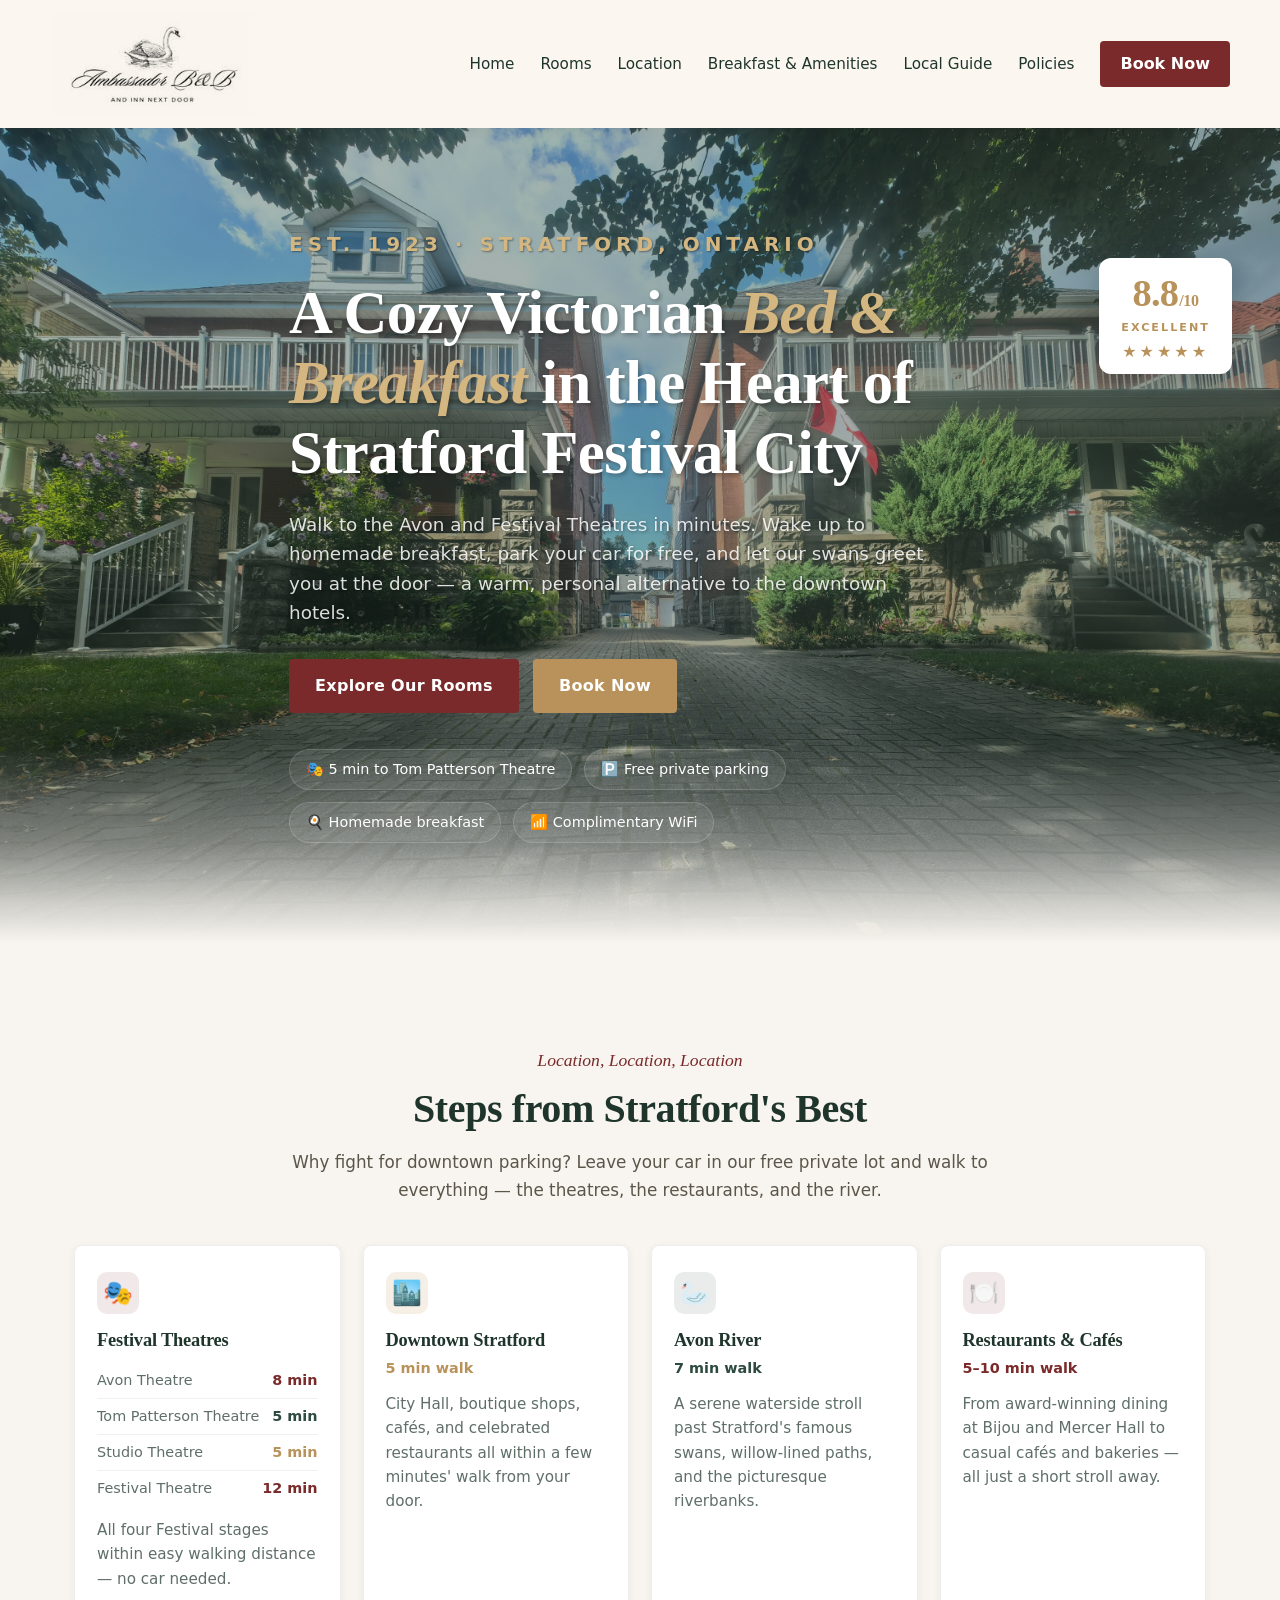
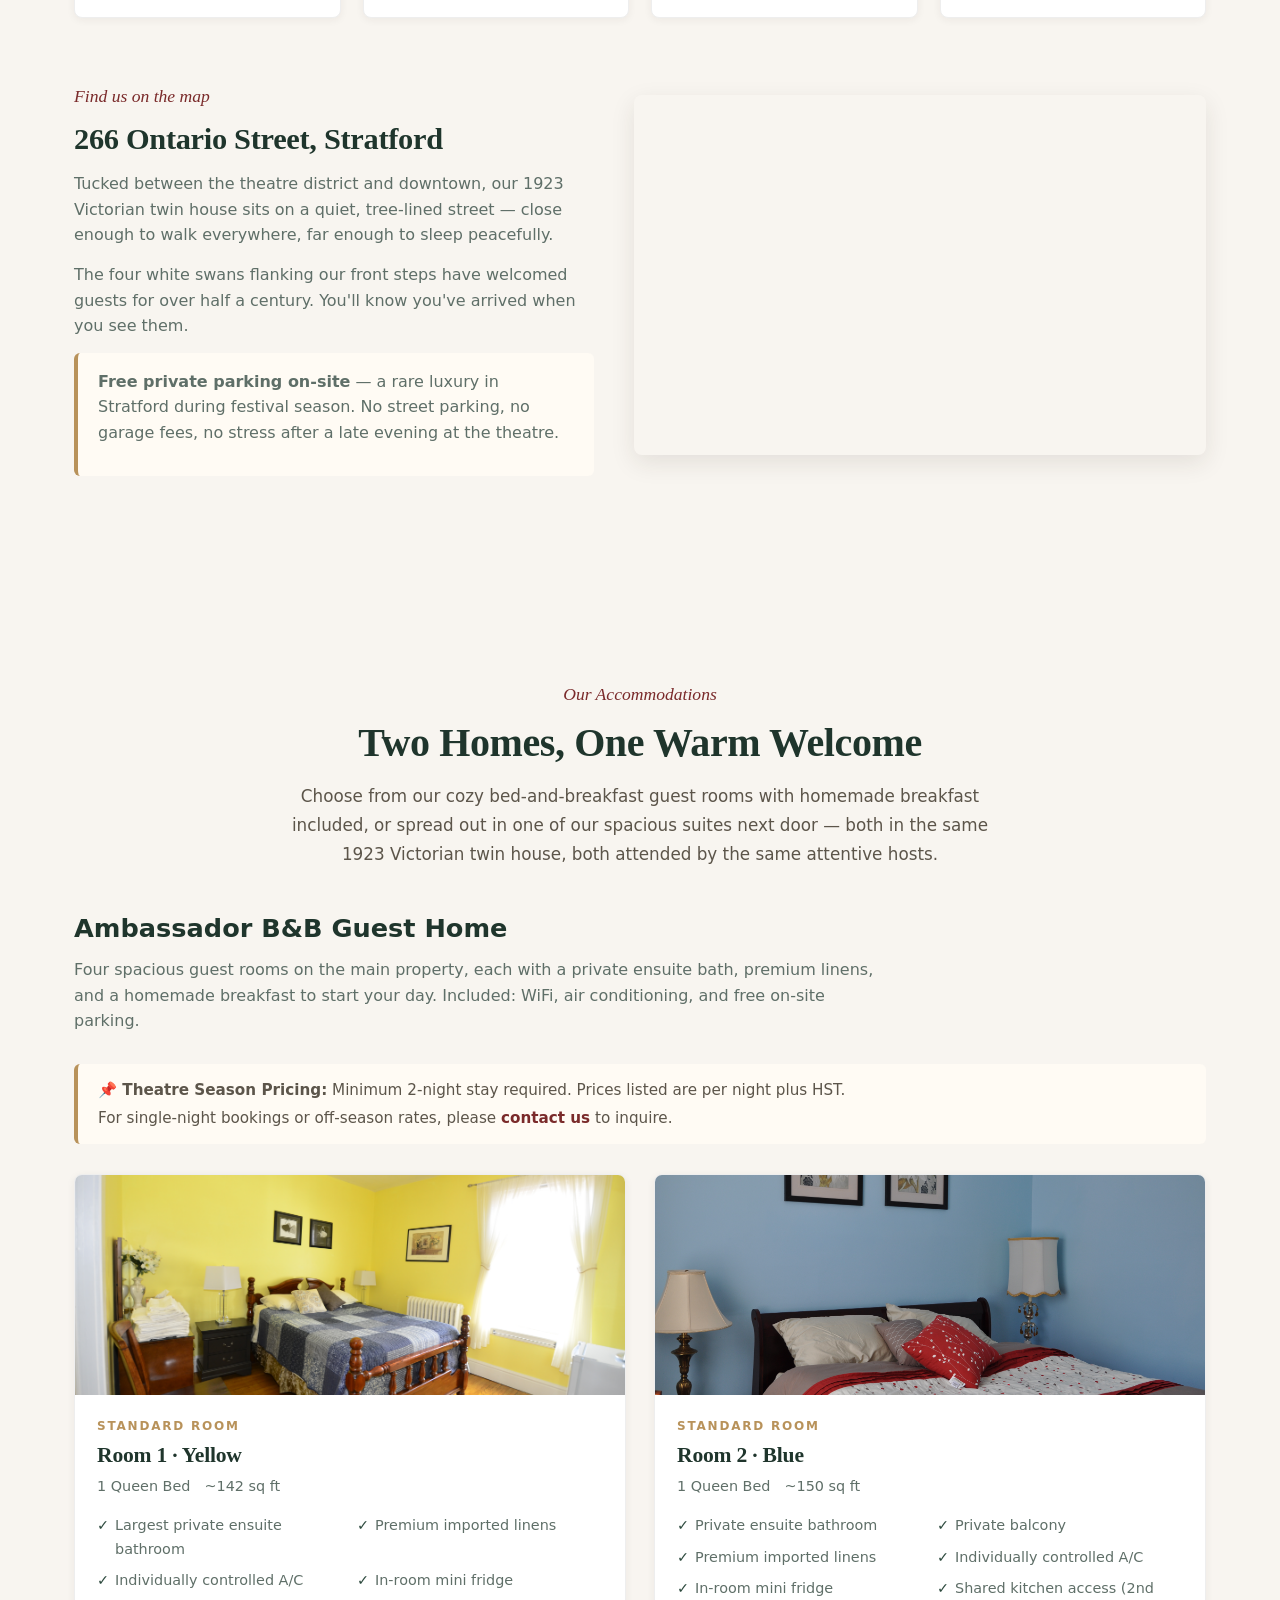
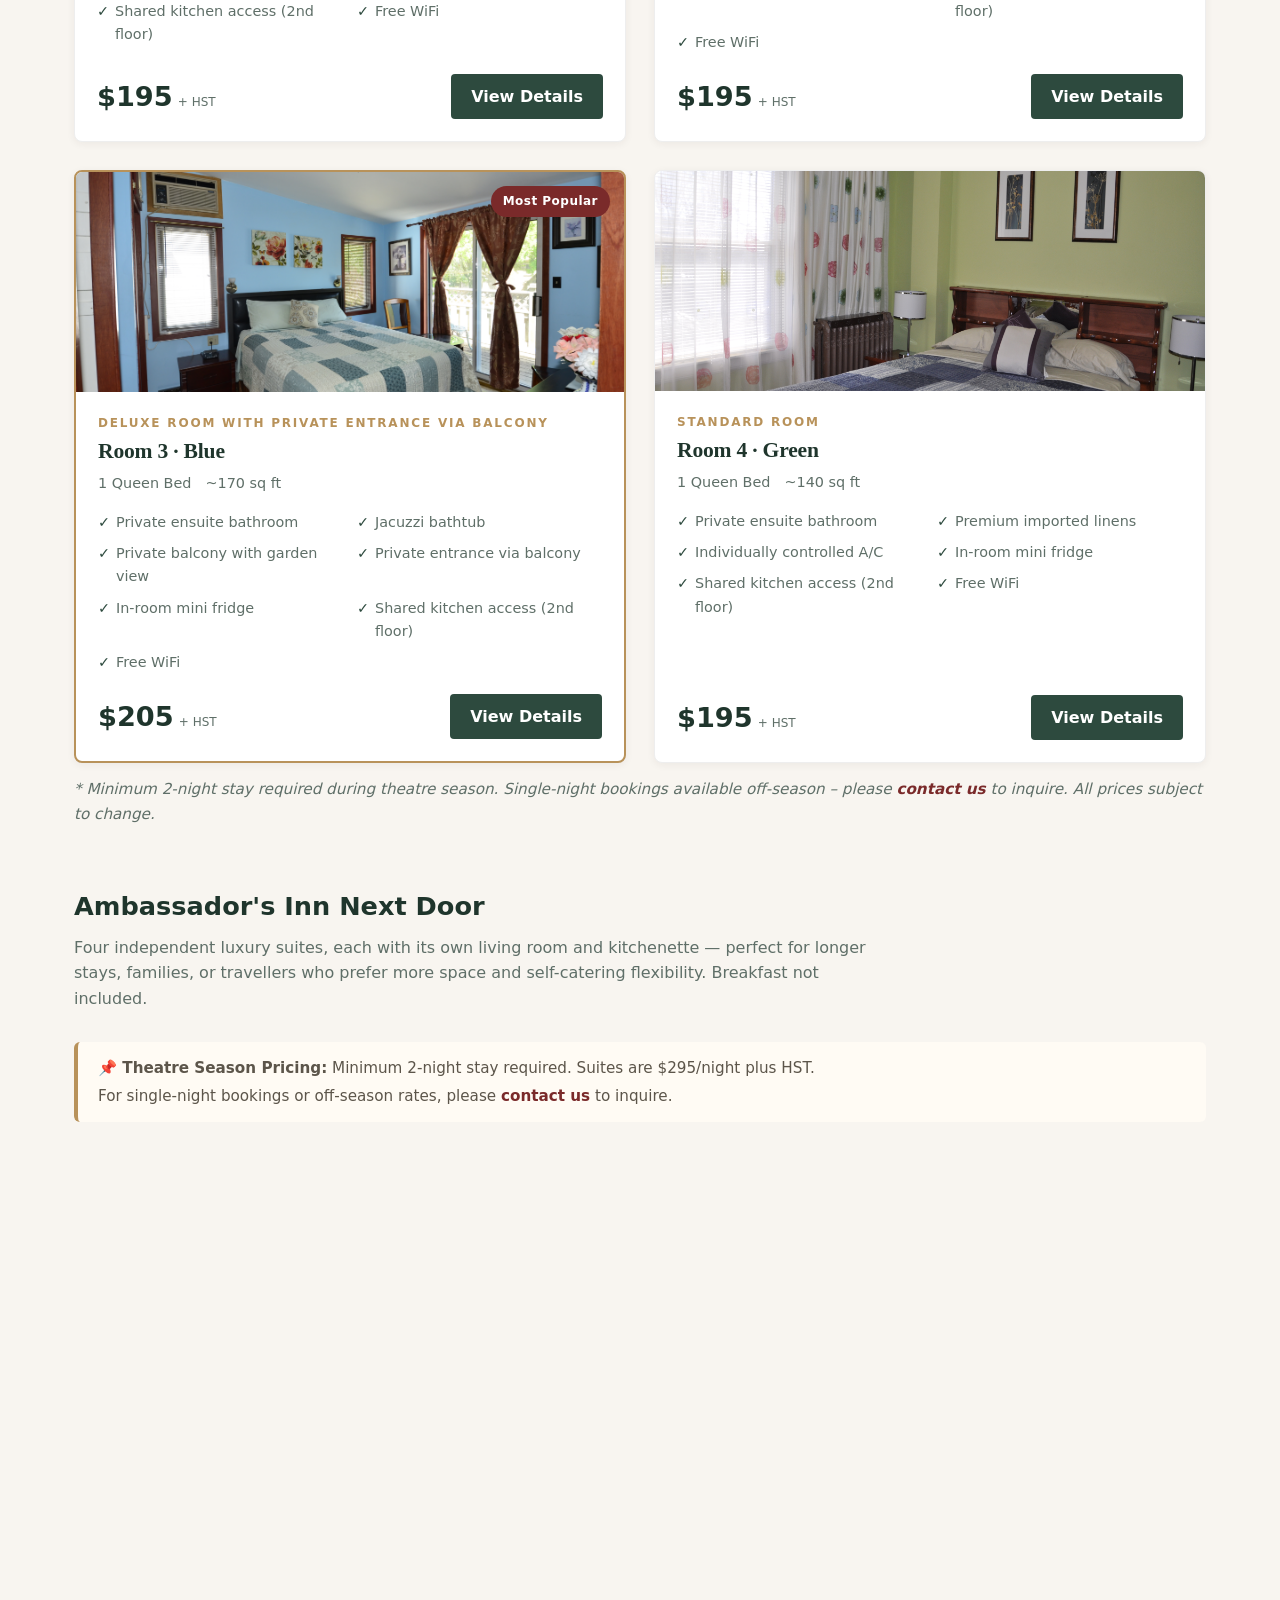
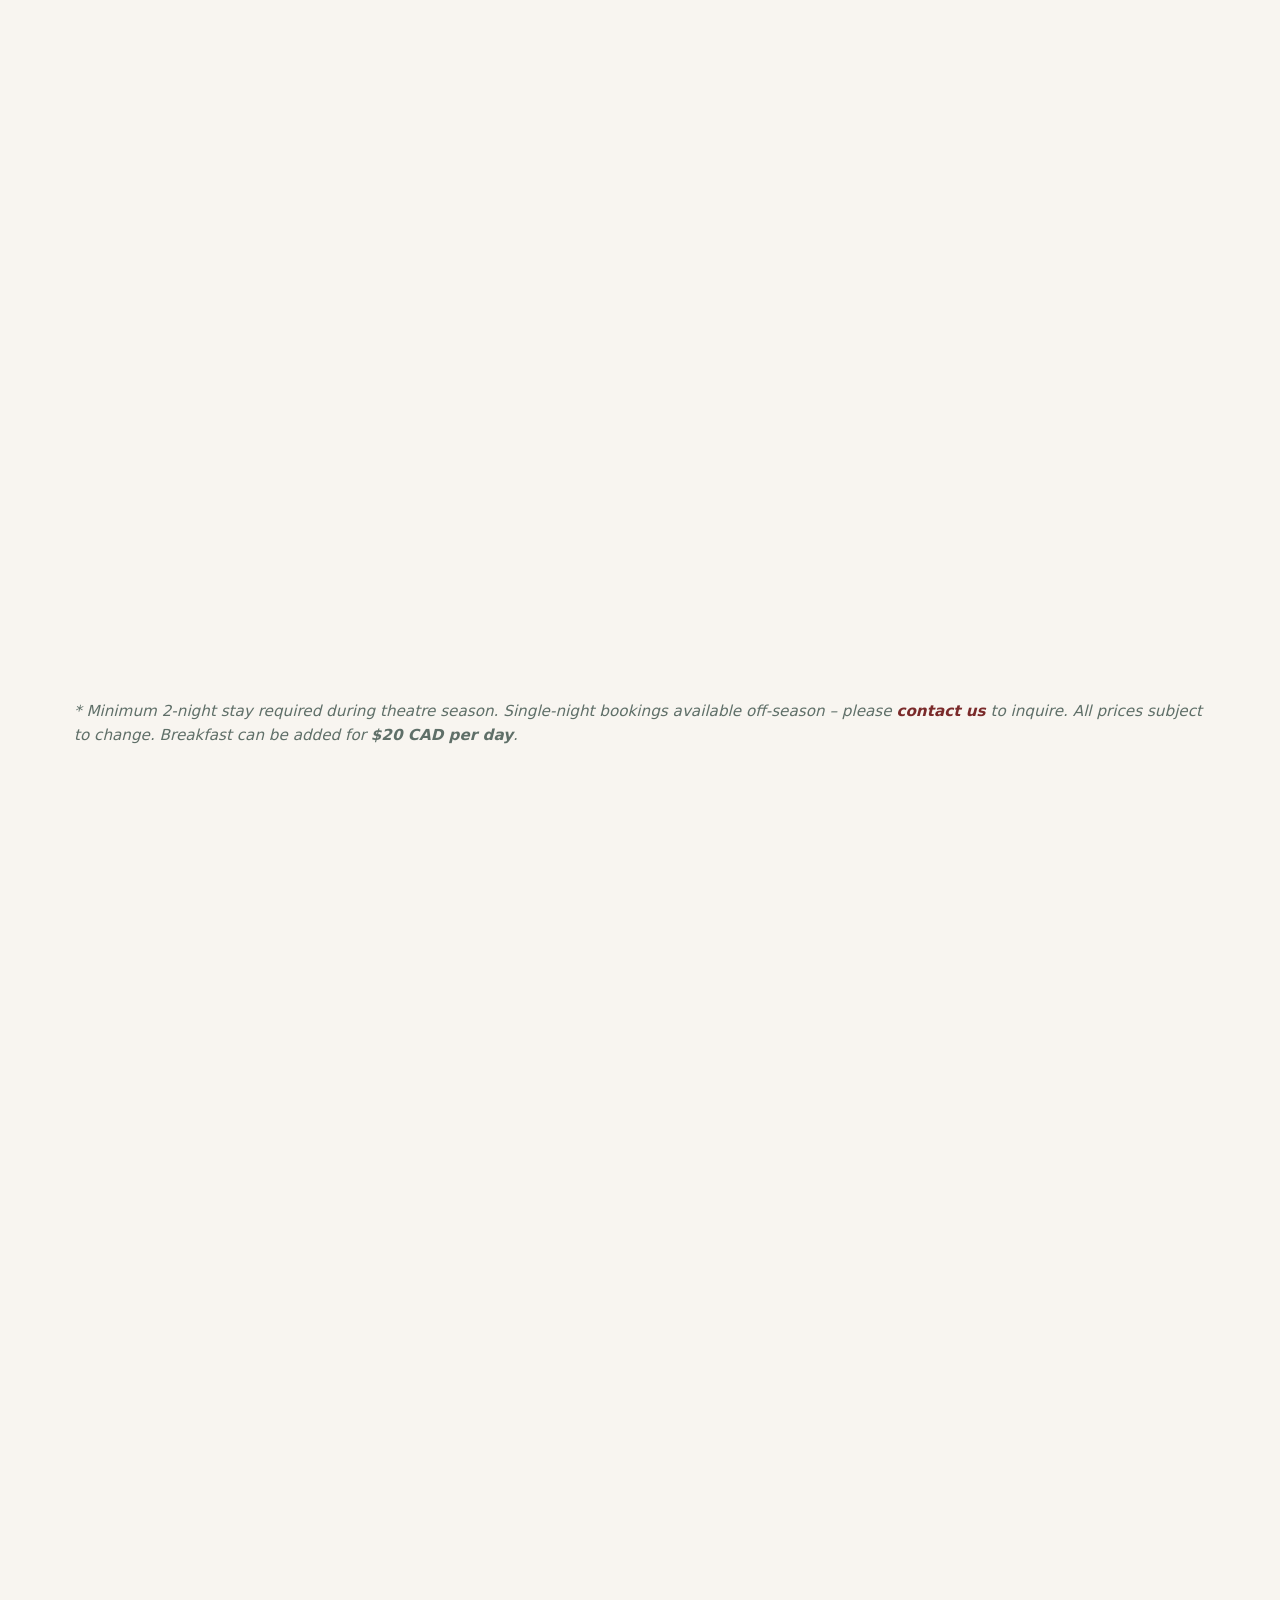
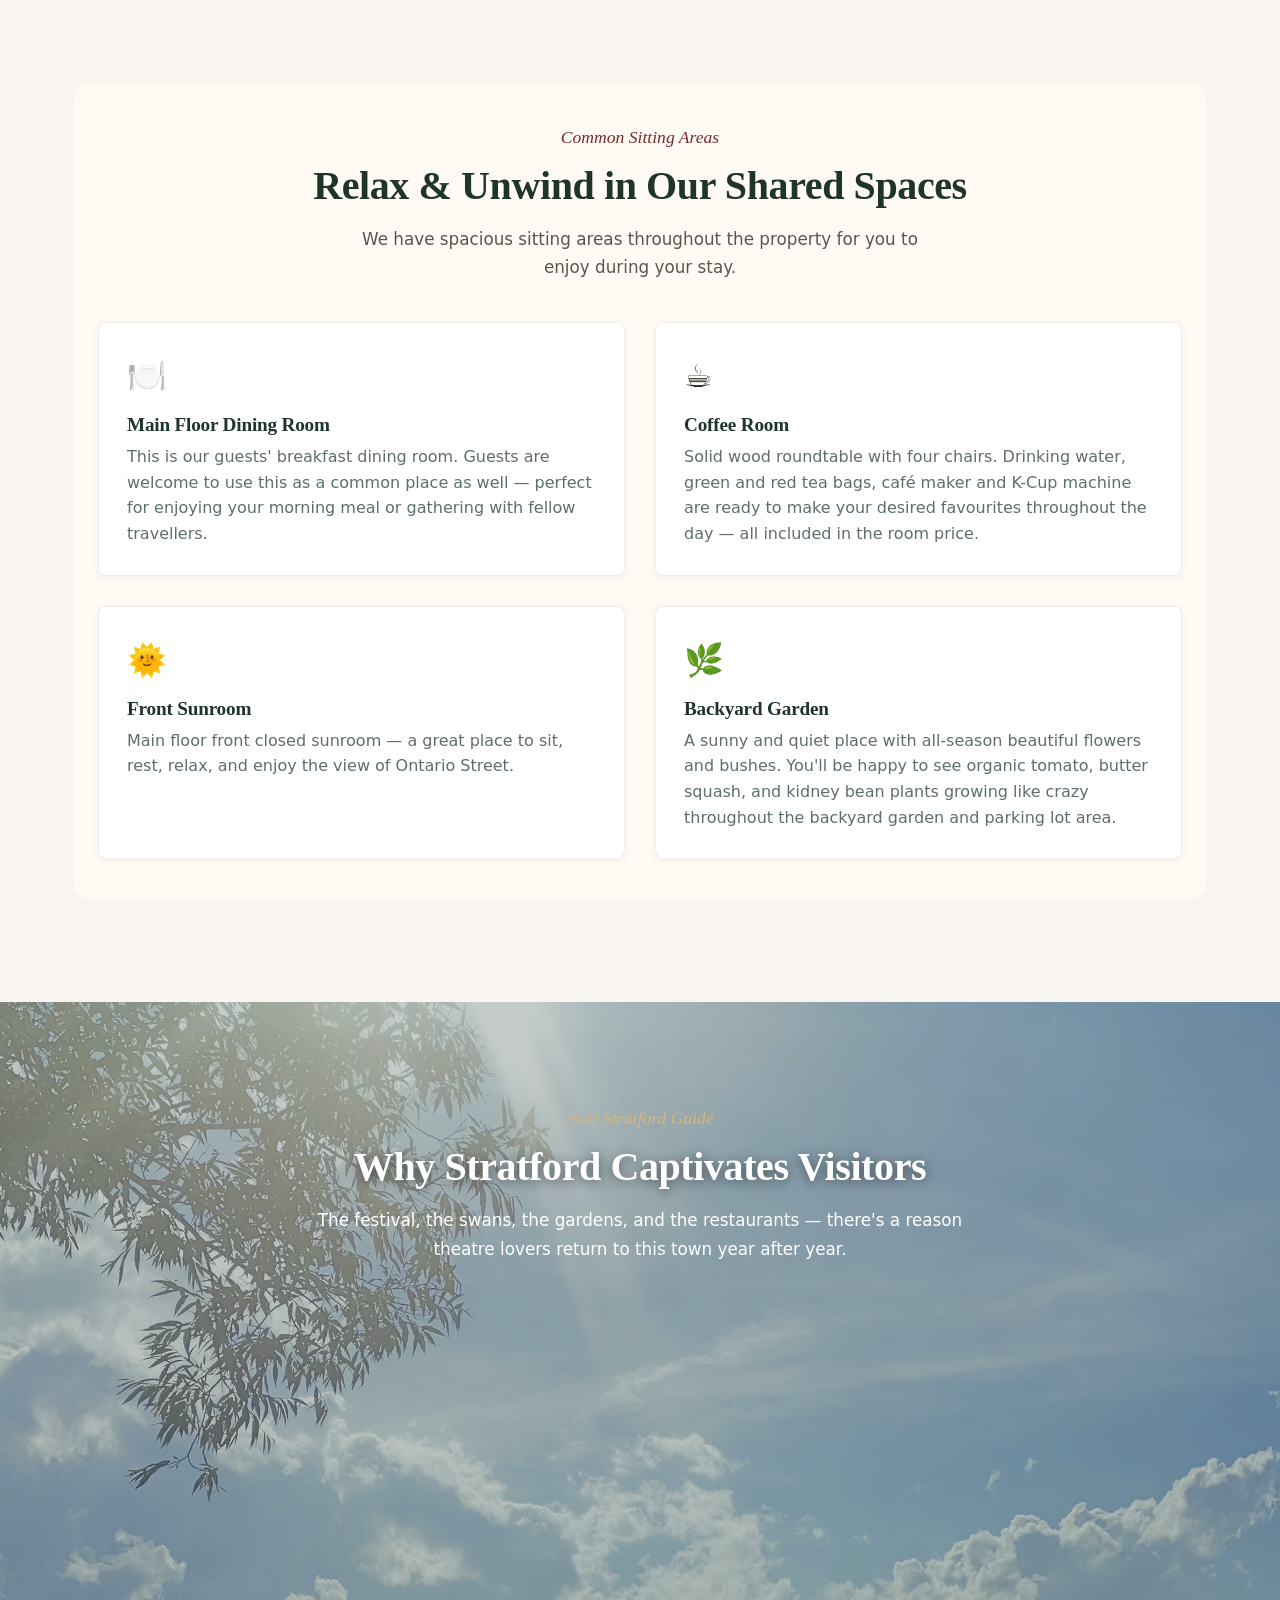
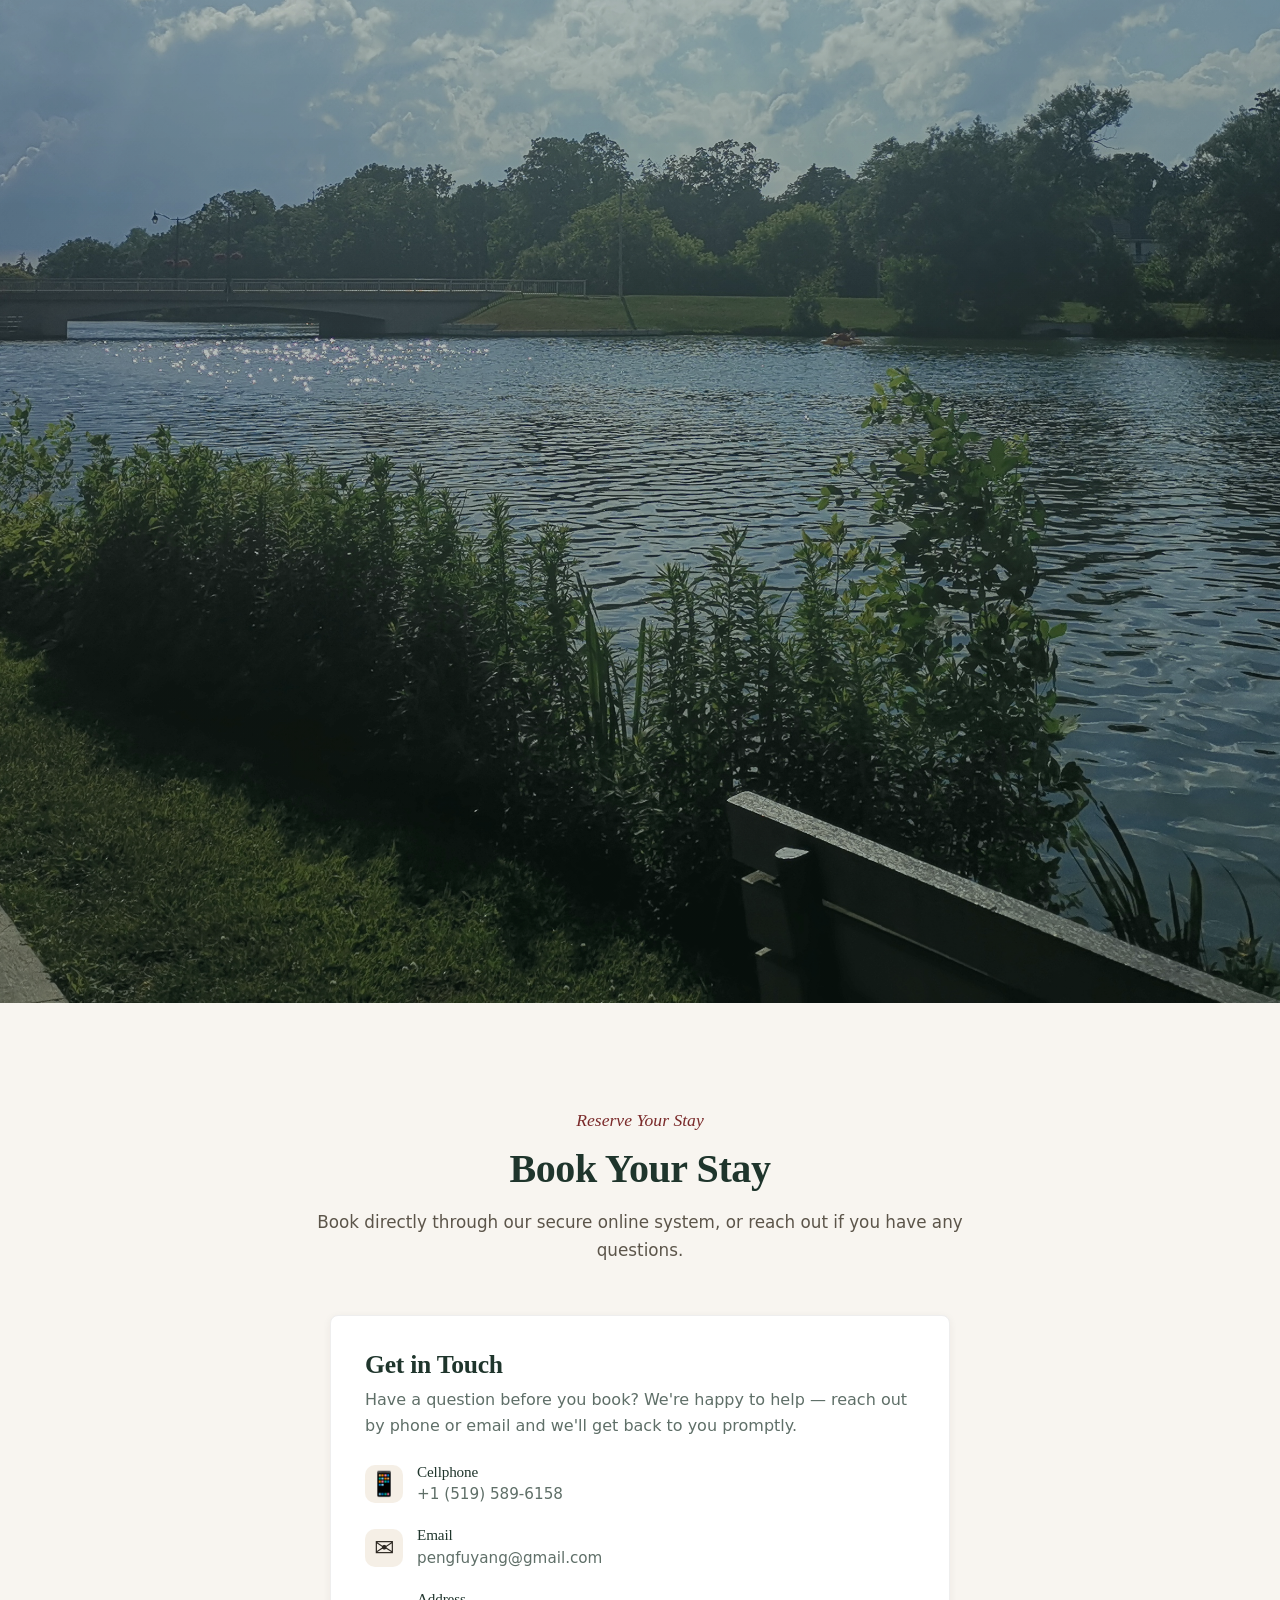
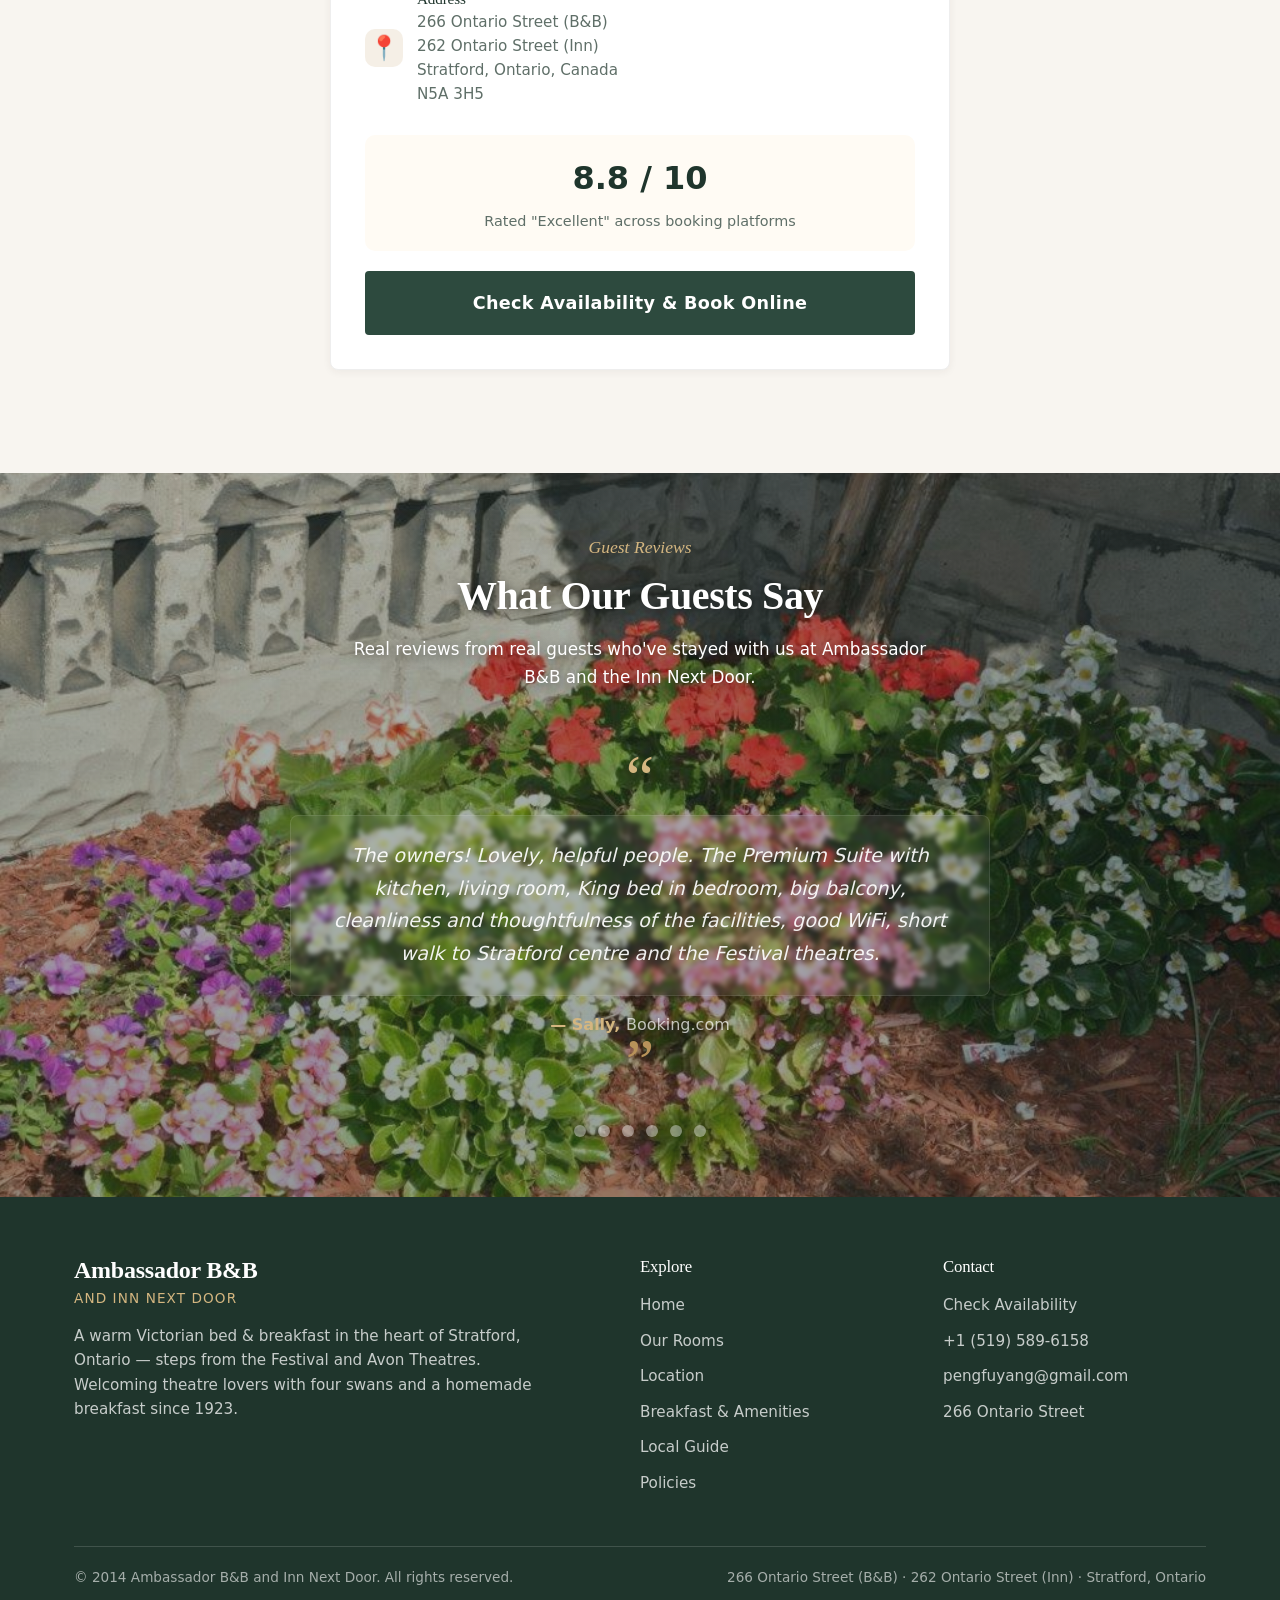
<file: index.html>
<!DOCTYPE html>
<html lang="en">
<head>
  <meta charset="UTF-8" />
  <meta name="viewport" content="width=device-width, initial-scale=1.0" />
  <title>Ambassador B&B and Inn Next Door | Stratford, Ontario</title>
  <meta name="description" content="A cozy Victorian bed & breakfast in Stratford, Ontario. Steps from the Avon and Festival Theatres. Free parking, homemade breakfast, and a warm welcome." />
  <link rel="stylesheet" href="style.css" />
  <link rel="canonical" href="https://ambassadorbbstratford.com/" />

  <!-- Local Business Schema for SEO -->
<script type="application/ld+json">
{
  "@context": "https://schema.org",
  "@type": "BedAndBreakfast",
  "name": "Ambassador B&B and Inn Next Door",
  "description": "A cozy Victorian bed and breakfast and inn in the heart of Stratford, Ontario. Steps from the Avon and Festival Theatres. Free parking, homemade breakfast, and a warm welcome.",
  "url": "https://ambassadorbbstratford.com/",
  "telephone": "+1-519-589-6158",
  "email": "pengfuyang@gmail.com",
  "priceRange": "$195 - $295",
  "image": "https://ambassadorbbstratford.com/images/front-of-bnb.jpg",
  "address": {
    "@type": "PostalAddress",
    "streetAddress": "266 Ontario Street",
    "addressLocality": "Stratford",
    "addressRegion": "ON",
    "postalCode": "N5A 3H5",
    "addressCountry": "CA"
  },
  "geo": {
    "@type": "GeoCoordinates",
    "latitude": 43.3707,
    "longitude": -80.9818
  },
  "aggregateRating": {
    "@type": "AggregateRating",
    "ratingValue": "8.8",
    "bestRating": "10",
    "reviewCount": "16"
  },
  "amenityFeature": [
    {
      "@type": "LocationFeatureSpecification",
      "name": "Free Parking",
      "value": true
    },
    {
      "@type": "LocationFeatureSpecification",
      "name": "Free WiFi",
      "value": true
    },
    {
      "@type": "LocationFeatureSpecification",
      "name": "Breakfast Included",
      "value": true
    }
  ]
}
</script>


</head>
<body>

  <!-- Header -->
  <header class="site-header">
    <div class="container nav-inner">
      <a href="#home" class="logo">
      <img src="images/ambassador-logo.jpg" alt="Ambassador B&amp;B and Inn Next Door Logo" class="logo-image" />
    </a>

      <nav class="main-nav" aria-label="Primary navigation">
  <a href="#home">Home</a>
  <a href="#rooms">Rooms</a>
  <a href="#location">Location</a>
  <a href="#breakfast">Breakfast &amp; Amenities</a>
  <a href="#local-guide">Local Guide</a>
  <a href="policies.html">Policies</a>
  <a href="https://secure.guestserve.com/ambassador-b-and-b-and-inn/" target="_blank" rel="noopener" class="nav-cta" style="background: var(--wine); color: #fff;">Book Now</a>
</nav>

      <button class="menu-btn" id="menuBtn" aria-label="Toggle navigation">
        <span></span><span></span><span></span>
      </button>
    </div>
  </header>

  <!-- Mobile backdrop -->
  <div class="mobile-backdrop" id="mobileBackdrop"></div>

  <!-- Mobile menu -->
  <aside class="mobile-menu" id="mobileMenu" role="dialog" aria-label="Mobile navigation">
    <div class="mobile-menu-head">
      <div style="font-family: Playfair Display, Georgia, serif; font-weight:600; color:var(--forest-dark);">Menu</div>
      <button id="closeMenu" aria-label="Close menu">✕</button>
    </div>
    <a href="#home" class="mobile-nav-link">Home</a>
    <a href="#rooms" class="mobile-nav-link">Rooms</a>
    <a href="#location" class="mobile-nav-link">Location</a>
    <a href="#breakfast" class="mobile-nav-link">Breakfast &amp; Amenities</a>
    <a href="#local-guide" class="mobile-nav-link">Local Guide</a>
    <a href="policies.html" class="mobile-nav-link">Policies</a>
    <a href="https://secure.guestserve.com/ambassador-b-and-b-and-inn/" target="_blank" rel="noopener" class="btn btn-primary mobile-book">Book Now</a>
  </aside>

  <!-- Hero -->
  <section id="home" class="hero">
    <!-- Rating Badge -->
<div class="hero-rating-badge">
  <div class="hero-rating-score">
    <span class="score-main">8.8</span>
    <span class="score-sub">/10</span>
  </div>
  <div class="hero-rating-label">Excellent</div>
  <div class="hero-rating-stars">★★★★★</div>
</div>

    <div class="container hero-content">
      <div class="hero-eyebrow">Est. 1923 · Stratford, Ontario</div>
      <h1 class="hero-title">A Cozy Victorian <em>Bed &amp; Breakfast</em> in the Heart of Stratford Festival City</h1>
      <p class="hero-subtitle">Walk to the Avon and Festival Theatres in minutes. Wake up to homemade breakfast, park your car for free, and let our swans greet you at the door — a warm, personal alternative to the downtown hotels.</p>
      <div class="hero-cta">
  <a href="#rooms" class="btn btn-primary">Explore Our Rooms</a>
  <a href="https://secure.guestserve.com/ambassador-b-and-b-and-inn/" target="_blank" rel="noopener" class="btn btn-gold">Book Now</a>
</div>
      <div class="hero-features">
        <div class="hero-feature">🎭 5 min to Tom Patterson Theatre</div>
        <div class="hero-feature">🅿️ Free private parking</div>
        <div class="hero-feature">🍳 Homemade breakfast</div>
        <div class="hero-feature">📶 Complimentary WiFi</div>
      </div>
    </div>
  </section>

  <!-- Location -->
  <section id="location" class="section">
    <div class="container">
      <div class="text-center">
        <div class="section-label text-center">Location, Location, Location</div>
        <h2 class="text-center">Steps from Stratford's Best</h2>
        <p class="section-subtitle text-center">Why fight for downtown parking? Leave your car in our free private lot and walk to everything — the theatres, the restaurants, and the river.</p>
      </div>

      <div class="location-grid">
  <!-- All Theatres Combined -->
  <div class="location-card reveal">
    <div class="location-icon-wrap" style="background: rgba(122, 42, 42, 0.1); font-size: 1.5rem; display: flex; align-items: center; justify-content: center;">🎭</div>
    <h3>Festival Theatres</h3>
    <div style="margin: 12px 0;">
      <div style="display: flex; justify-content: space-between; padding: 6px 0; border-bottom: 1px solid #f0f0f0;">
        <span style="font-size: 0.9rem; color: var(--muted);">Avon Theatre</span>
        <span style="font-size: 0.9rem; font-weight: 600; color: var(--wine);">8 min</span>
      </div>
      <div style="display: flex; justify-content: space-between; padding: 6px 0; border-bottom: 1px solid #f0f0f0;">
        <span style="font-size: 0.9rem; color: var(--muted);">Tom Patterson Theatre</span>
        <span style="font-size: 0.9rem; font-weight: 600; color: var(--forest);">5 min</span>
      </div>
      <div style="display: flex; justify-content: space-between; padding: 6px 0; border-bottom: 1px solid #f0f0f0;">
        <span style="font-size: 0.9rem; color: var(--muted);">Studio Theatre</span>
        <span style="font-size: 0.9rem; font-weight: 600; color: var(--gold);">5 min</span>
      </div>
      <div style="display: flex; justify-content: space-between; padding: 6px 0;">
        <span style="font-size: 0.9rem; color: var(--muted);">Festival Theatre</span>
        <span style="font-size: 0.9rem; font-weight: 600; color: var(--wine);">12 min</span>
      </div>
    </div>
    <p style="margin-top: 8px;">All four Festival stages within easy walking distance — no car needed.</p>
  </div>

  <!-- Downtown Stratford -->
  <div class="location-card reveal">
    <div class="location-icon-wrap" style="background: rgba(184, 146, 90, 0.15); font-size: 1.5rem; display: flex; align-items: center; justify-content: center;">🏙️</div>
    <h3>Downtown Stratford</h3>
    <div class="location-distance" style="color: var(--gold);">5 min walk</div>
    <p>City Hall, boutique shops, cafés, and celebrated restaurants all within a few minutes' walk from your door.</p>
  </div>

  <!-- Avon River -->
  <div class="location-card reveal">
    <div class="location-icon-wrap" style="background: rgba(45, 74, 62, 0.1); font-size: 1.5rem; display: flex; align-items: center; justify-content: center;">🦢</div>
    <h3>Avon River</h3>
    <div class="location-distance" style="color: var(--forest);">7 min walk</div>
    <p>A serene waterside stroll past Stratford's famous swans, willow-lined paths, and the picturesque riverbanks.</p>
  </div>

  <!-- 4th Card Suggestion: Restaurants & Cafés -->
  <div class="location-card reveal">
    <div class="location-icon-wrap" style="background: rgba(122, 42, 42, 0.1); font-size: 1.5rem; display: flex; align-items: center; justify-content: center;">🍽️</div>
    <h3>Restaurants &amp; Cafés</h3>
    <div class="location-distance" style="color: var(--wine);">5–10 min walk</div>
    <p>From award-winning dining at Bijou and Mercer Hall to casual cafés and bakeries — all just a short stroll away.</p>
  </div>
</div>

      <div class="location-map-row">
        <div class="location-map-text">
          <div class="section-label">Find us on the map</div>
          <h2>266 Ontario Street, Stratford</h2>
          <p>Tucked between the theatre district and downtown, our 1923 Victorian twin house sits on a quiet, tree-lined street — close enough to walk everywhere, far enough to sleep peacefully.</p>
          <p>The four white swans flanking our front steps have welcomed guests for over half a century. You'll know you've arrived when you see them.</p>
          <div class="location-highlight">
            <p><strong>Free private parking on-site</strong> — a rare luxury in Stratford during festival season. No street parking, no garage fees, no stress after a late evening at the theatre.</p>
          </div>
        </div>
        <div class="location-map-visual">
          <iframe title="Ambassador B&B Location" src="https://www.google.com/maps?q=266+Ontario+St,+Stratford,+ON+N5A+3H5&amp;output=embed" loading="lazy" referrerpolicy="no-referrer-when-downgrade" allowfullscreen=""></iframe>
        </div>
      </div>
    </div>
  </section>

  <!-- Rooms -->
<section id="rooms" class="section">
  <div class="container">
    <div class="text-center">
      <div class="section-label text-center">Our Accommodations</div>
      <h2 class="text-center">Two Homes, One Warm Welcome</h2>
      <p class="section-subtitle text-center">Choose from our cozy bed-and-breakfast guest rooms with homemade breakfast included, or spread out in one of our spacious suites next door — both in the same 1923 Victorian twin house, both attended by the same attentive hosts.</p>
    </div>

    <!-- ====== B&B GUEST HOME ====== -->
    <div class="rooms-subsection" id="bnb-rooms">
      <div class="rooms-subsection-title">Ambassador B&amp;B Guest Home</div>
      <p class="rooms-subsection-sub">Four spacious guest rooms on the main property, each with a private ensuite bath, premium linens, and a homemade breakfast to start your day. Included: WiFi, air conditioning, and free on-site parking.</p>
      
      <!-- Pricing Note -->
      <div style="background: var(--ivory); border-left: 4px solid var(--gold); padding: 14px 20px; border-radius: 6px; margin-bottom: 30px;">
        <p style="margin: 0; font-size: 0.95rem; color: var(--text-soft);">
          <strong>📌 Theatre Season Pricing:</strong> Minimum 2-night stay required. Prices listed are per night plus HST. 
          <span style="display: inline-block; margin-top: 4px;">For single-night bookings or off-season rates, please <a href="#contact" style="color: var(--wine); font-weight: 600;">contact us</a> to inquire.</span>
        </p>
      </div>
      
<div class="room-grid">

  <!-- Room 1 · Yellow -->
  <div class="room-card reveal">
    <div class="room-image">
      <img src="images/room-yellow-1.JPG" alt="Room 1 · Yellow" />
    </div>
    <div class="room-body">
      <div class="room-type">Standard Room</div>
      <h3 class="room-name"><a href="room-yellow.html" style="color:inherit; text-decoration:none;">Room 1 · Yellow</a></h3>
      <div class="room-meta"><span>1 Queen Bed</span><span>~142 sq ft</span></div>
      <ul class="room-features">
        <li>Largest private ensuite bathroom</li>
        <li>Premium imported linens</li>
        <li>Individually controlled A/C</li>
        <li>In-room mini fridge</li>
        <li>Shared kitchen access (2nd floor)</li>
        <li>Free WiFi</li>
      </ul>
      <div class="room-footer">
        <div class="room-price"><span class="room-price-num">$195</span> <span style="font-size: 0.75rem; color: var(--muted);">+ HST</span></div>
        <a href="room-yellow.html" class="room-book-btn">View Details</a>
      </div>
    </div>
  </div>

  <!-- Room 2 · Blue -->
  <div class="room-card reveal">
    <div class="room-image">
      <img src="images/room-blue-2-1.JPG" alt="Room 2 · Blue" />
    </div>
    <div class="room-body">
      <div class="room-type">Standard Room</div>
      <h3 class="room-name"><a href="room-blue-2.html" style="color:inherit; text-decoration:none;">Room 2 · Blue</a></h3>
      <div class="room-meta"><span>1 Queen Bed</span><span>~150 sq ft</span></div>
      <ul class="room-features">
        <li>Private ensuite bathroom</li>
        <li>Private balcony</li>
        <li>Premium imported linens</li>
        <li>Individually controlled A/C</li>
        <li>In-room mini fridge</li>
        <li>Shared kitchen access (2nd floor)</li>
        <li>Free WiFi</li>
      </ul>
      <div class="room-footer">
        <div class="room-price"><span class="room-price-num">$195</span> <span style="font-size: 0.75rem; color: var(--muted);">+ HST</span></div>
        <a href="room-blue-2.html" class="room-book-btn">View Details</a>
      </div>
    </div>
  </div>

  <!-- Room 3 · Blue (Most Popular) -->
  <div class="room-card featured reveal">
    <div class="room-image">
      <img src="images/room-blue-3-1.jpg" alt="Room 3 · Blue" />
      <div class="room-badge">Most Popular</div>
    </div>
    <div class="room-body">
      <div class="room-type">Deluxe Room with Private Entrance via Balcony</div>
      <h3 class="room-name"><a href="room-blue-3.html" style="color:inherit; text-decoration:none;">Room 3 · Blue</a></h3>
      <div class="room-meta"><span>1 Queen Bed</span><span>~170 sq ft</span></div>
      <ul class="room-features">
        <li>Private ensuite bathroom</li>
        <li>Jacuzzi bathtub</li>
        <li>Private balcony with garden view</li>
        <li>Private entrance via balcony</li>
        <li>In-room mini fridge</li>
        <li>Shared kitchen access (2nd floor)</li>
        <li>Free WiFi</li>
      </ul>
      <div class="room-footer">
        <div class="room-price"><span class="room-price-num">$205</span> <span style="font-size: 0.75rem; color: var(--muted);">+ HST</span></div>
        <a href="room-blue-3.html" class="room-book-btn">View Details</a>
      </div>
    </div>
  </div>

  <!-- Room 4 · Green -->
  <div class="room-card reveal">
    <div class="room-image">
      <img src="images/room-green-1.JPG" alt="Room 4 · Green" />
    </div>
    <div class="room-body">
      <div class="room-type">Standard Room</div>
      <h3 class="room-name"><a href="room-green.html" style="color:inherit; text-decoration:none;">Room 4 · Green</a></h3>
      <div class="room-meta"><span>1 Queen Bed</span><span>~140 sq ft</span></div>
      <ul class="room-features">
        <li>Private ensuite bathroom</li>
        <li>Premium imported linens</li>
        <li>Individually controlled A/C</li>
        <li>In-room mini fridge</li>
        <li>Shared kitchen access (2nd floor)</li>
        <li>Free WiFi</li>
      </ul>
      <div class="room-footer">
        <div class="room-price"><span class="room-price-num">$195</span> <span style="font-size: 0.75rem; color: var(--muted);">+ HST</span></div>
        <a href="room-green.html" class="room-book-btn">View Details</a>
      </div>
    </div>
  </div>

</div><!-- /room-grid -->
      <p class="rooms-note" style="font-style: italic;">* Minimum 2-night stay required during theatre season. Single-night bookings available off-season – please <a href="#contact" style="color: var(--wine); font-weight: 600;">contact us</a> to inquire. All prices subject to change.</p>
    </div>

    <!-- ====== INN NEXT DOOR ====== -->
    <div class="rooms-subsection" id="inn-suites">
      <div class="rooms-subsection-title">Ambassador's Inn Next Door</div>
      <p class="rooms-subsection-sub">Four independent luxury suites, each with its own living room and kitchenette — perfect for longer stays, families, or travellers who prefer more space and self-catering flexibility. Breakfast not included.</p>
      
      <!-- Pricing Note for Inn -->
      <div style="background: var(--ivory); border-left: 4px solid var(--gold); padding: 14px 20px; border-radius: 6px; margin-bottom: 30px;">
        <p style="margin: 0; font-size: 0.95rem; color: var(--text-soft);">
          <strong>📌 Theatre Season Pricing:</strong> Minimum 2-night stay required. Suites are $295/night plus HST.
          <span style="display: inline-block; margin-top: 4px;">For single-night bookings or off-season rates, please <a href="#contact" style="color: var(--wine); font-weight: 600;">contact us</a> to inquire.</span>
        </p>
      </div>
      
<div class="room-grid">

  <!-- Luxury Suite -->
  <div class="room-card reveal">
    <div class="room-image">
      <img src="images/luxury-suite-1.jpg" alt="Luxury Suite" />
    </div>
    <div class="room-body">
      <div class="room-type">Luxury Suite — Kitchenette</div>
      <h3 class="room-name"><a href="room-luxury-suite.html" style="color:inherit; text-decoration:none;">Luxury Suite</a></h3>
      <div class="room-meta"><span>King Bed</span><span>~400 sq ft</span><span>Sleeps up to 3</span></div>
      <ul class="room-features">
  <li>Private ensuite bathroom</li>
  <li>Separate living room</li>
  <li>Street-facing porch</li>
  <li>Full kitchenette</li>
  <li>Keurig machine (2 K-Cups/person/day)</li>
  <li>Walk-in shower</li>
</ul>
      <div class="room-footer">
        <div class="room-price"><span class="room-price-num">$295</span> <span style="font-size: 0.75rem; color: var(--muted);">+ HST</span></div>
        <a href="room-luxury-suite.html" class="room-book-btn">View Details</a>
      </div>
    </div>
  </div>

  <!-- Deluxe Suite -->
  <div class="room-card reveal">
    <div class="room-image">
      <img src="images/deluxe-suite-1.jpg" alt="Deluxe Suite" />
    </div>
    <div class="room-body">
      <div class="room-type">Deluxe Suite — Kitchenette</div>
      <h3 class="room-name"><a href="room-deluxe-suite.html" style="color:inherit; text-decoration:none;">Deluxe Suite</a></h3>
      <div class="room-meta"><span>2 Twin XL Beds</span><span>~430 sq ft</span><span>Sleeps up to 3</span></div>
      <ul class="room-features">
  <li>Two Twin XL beds</li>
  <li>Private ensuite bathroom</li>
  <li>Separate living room</li>
  <li>Private garden porch</li>
  <li>Keurig machine (2 K-Cups/person/day)</li>
  <li>Walk-in shower</li>
</ul>
      <div class="room-footer">
        <div class="room-price"><span class="room-price-num">$295</span> <span style="font-size: 0.75rem; color: var(--muted);">+ HST</span></div>
        <a href="room-deluxe-suite.html" class="room-book-btn">View Details</a>
      </div>
    </div>
  </div>

  <!-- Premium Suite -->
  <div class="room-card reveal">
    <div class="room-image">
      <img src="images/premium-suite-1.jpg" alt="Premium Suite" />
    </div>
    <div class="room-body">
      <div class="room-type">Premium Suite — Kitchenette</div>
      <h3 class="room-name"><a href="room-premium-suite.html" style="color:inherit; text-decoration:none;">Premium Suite</a></h3>
      <div class="room-meta"><span>King Bed</span><span>~420 sq ft</span><span>Sleeps up to 4</span></div>
      <ul class="room-features">
  <li>Private ensuite bathroom</li>
  <li>Pull-out sofa bed</li>
  <li>Separate living room</li>
  <li>Large balcony</li>
  <li>Full kitchenette</li>
  <li>Keurig machine (2 K-Cups/person/day)</li>
  <li>Walk-in shower</li>
</ul>
      <div class="room-footer">
        <div class="room-price"><span class="room-price-num">$295</span> <span style="font-size: 0.75rem; color: var(--muted);">+ HST</span></div>
        <a href="room-premium-suite.html" class="room-book-btn">View Details</a>
      </div>
    </div>
  </div>

  <!-- King Suite -->
  <div class="room-card reveal">
    <div class="room-image">
      <img src="images/king-suite-1.jpg" alt="King Suite" />
    </div>
    <div class="room-body">
      <div class="room-type">King Suite — Kitchenette</div>
      <h3 class="room-name"><a href="room-king-suite.html" style="color:inherit; text-decoration:none;">King Suite</a></h3>
      <div class="room-meta"><span>King Bed</span><span>~420 sq ft</span><span>Sleeps up to 3</span></div>
      <ul class="room-features">
  <li>Private ensuite bathroom</li>
  <li>Separate living room</li>
  <li>Private balcony</li>
  <li>King bed</li>
  <li>Keurig machine (2 K-Cups/person/day)</li>
  <li>Walk-in shower</li>
</ul>
      <div class="room-footer">
        <div class="room-price"><span class="room-price-num">$295</span> <span style="font-size: 0.75rem; color: var(--muted);">+ HST</span></div>
        <a href="room-king-suite.html" class="room-book-btn">View Details</a>
      </div>
    </div>
  </div>

</div><!-- /room-grid -->
      <p class="rooms-note" style="font-style: italic;">* Minimum 2-night stay required during theatre season. Single-night bookings available off-season – please <a href="#contact" style="color: var(--wine); font-weight: 600;">contact us</a> to inquire. All prices subject to change. Breakfast can be added for <strong>$20 CAD per day</strong>.</p>
    </div>

  </div>
</section>

<!-- Breakfast & Amenities -->
<section id="breakfast" class="section">
  <div class="container">
    <div class="breakfast-hero reveal">
  <div class="breakfast-image">
    <div class="hero-image-rotator" id="breakfastGallery">
      <img src="images/breakfast-1.jpg" alt="Homemade breakfast 1" class="room-gallery-slide active" />
      <img src="images/breakfast-2.jpg" alt="Homemade breakfast 2" class="room-gallery-slide" />
      <img src="images/breakfast-3.jpg" alt="Homemade breakfast 3" class="room-gallery-slide" />
      <img src="images/breakfast-4.jpg" alt="Homemade breakfast 4" class="room-gallery-slide" />
      <img src="images/breakfast-5.jpg" alt="Homemade breakfast 5" class="room-gallery-slide" />
      <img src="images/breakfast-6.jpg" alt="Homemade breakfast 6" class="room-gallery-slide" />
      <img src="images/breakfast-7.jpg" alt="Homemade breakfast 7" class="room-gallery-slide" />
      <img src="images/breakfast-8.jpg" alt="Homemade breakfast 8" class="room-gallery-slide" />

      <div class="room-gallery-caption" id="breakfastGalleryCounter">1 / 7</div>
      <button class="room-gallery-arrow room-gallery-prev" id="breakfastGalleryPrev" aria-label="Previous image">‹</button>
      <button class="room-gallery-arrow room-gallery-next" id="breakfastGalleryNext" aria-label="Next image">›</button>
    </div>
  </div>
  <div class="breakfast-text">
    ...
        <div class="section-label">Start Your Day Right</div>
        <h2>Homemade Breakfast, <em style="font-style: italic; color: var(--wine);">Two Traditions</em></h2>
        
        <p>Every morning, we serve a thoughtfully prepared breakfast that changes daily. Each day begins with a selection of <strong>coffee or tea</strong> — including our signature <strong>Fujian Oolong tea</strong> — accompanied by a <strong>fresh plate of seasonal fruit</strong>.</p>
        
        <!-- Daily Snack/Appetizer -->
        <div style="background: var(--ivory); border-radius: var(--radius-sm); padding: 16px 20px; margin: 16px 0; border-left: 3px solid var(--gold);">
          <p style="margin: 0; font-size: 0.95rem; color: var(--text-soft);">
            <strong>🍽️ Daily Homemade Snack:</strong> Each morning, we serve one of our homemade specialties — a <strong>blueberry muffin</strong>, <strong>strawberry jam &amp; coconut tart</strong>, <strong>beef spring roll</strong>, or <strong>tangyuan</strong> (sweet glutinous rice balls). Only one type is served each day.
          </p>
        </div>
        
        <!-- Main Entree Options -->
        <p>For the main breakfast, we alternate between two signature entrees:</p>
        
        <div class="breakfast-options">
          <div class="breakfast-option">
            <h4>Canadian Style</h4>
            <ul>
              <li>Bacon</li>
              <li>Sausage</li>
              <li>Scrambled eggs</li>
              <li>Toast</li>
            </ul>
          </div>
          <div class="breakfast-option">
  <h4>Chinese Style</h4>
  <ul>
    <li>Speciality fried rice (with scrambled eggs, shrimp, and Chinese sausage)</li>
    <li>Side of bacon (1 slice)</li>
    <li>Fresh cucumber slices</li>
  </ul>
</div>
        </div>
        
        <!-- Dietary Note -->
        <p style="margin-top: 16px; color: var(--muted); font-size: 0.95rem; font-style: italic;">
          <strong>Dietary preferences:</strong> We're happy to accommodate dietary needs — just let us know in advance and we'll adjust your meal accordingly.
        </p>
        
        <!-- Quick Breakfast Options -->
        <div style="background: var(--ivory); border-radius: var(--radius-sm); padding: 14px 18px; margin: 14px 0; border-left: 3px solid var(--wine);">
          <p style="margin: 0; font-size: 0.95rem; color: var(--text-soft);">
            <strong>⏱️ Quick Breakfast Option:</strong> If you're in a hurry, we also offer cereal and milk (with regular, soy, or almond milk) or pancakes upon request.
          </p>
        </div>
        
        <!-- Inn Guest Note -->
        <div style="background: var(--ivory); border-left: 4px solid var(--gold); padding: 16px 20px; border-radius: 6px; margin: 16px 0;">
          <p style="margin: 0; font-size: 0.95rem; color: var(--text-soft);">
            <strong>📌 For Inn Next Door guests:</strong> Breakfast is not included in the suite rate, but can be added for <strong>$20 CAD per day</strong>. Just let us know when booking!
          </p>
        </div>

        <p style="margin-top: 16px; color: var(--muted); font-size: 0.95rem; font-style: italic; text-align: center;">We rotate between these options each morning — every day offers something new and delicious.</p>
      </div>
    </div>

  <div class="breakfast-hero reverse reveal">
  <div class="breakfast-image">
    <div class="hero-image-rotator" id="commonAreaGallery">
      <img src="images/common-area-1.jpg" alt="Common sitting area 1" class="room-gallery-slide active" />
      <img src="images/common-area-2.jpg" alt="Common sitting area 2" class="room-gallery-slide" />
      <img src="images/common-area-3.jpg" alt="Common sitting area 3" class="room-gallery-slide" />

      <div class="room-gallery-caption" id="commonAreaGalleryCounter">1 / 3</div>
      <button class="room-gallery-arrow room-gallery-prev" id="commonAreaGalleryPrev" aria-label="Previous image">‹</button>
      <button class="room-gallery-arrow room-gallery-next" id="commonAreaGalleryNext" aria-label="Next image">›</button>
    </div>
  </div>
  <div class="breakfast-text">
    ...
    ...
        <div class="section-label">Your Private Sanctuary</div>
        <h2>Garden, Sun Patio &amp; Common Sitting Areas</h2>
        <p>Step through the back door into a quiet, mature garden with a flagstone patio — a perfect spot for a pre-theatre glass of wine, an afternoon book, or a cup of tea after a long day of sightseeing.</p>
        <p>Inside, you'll find multiple spacious common areas including our main floor dining room, coffee room with complimentary tea and K-Cup machine, and a front sunroom overlooking Ontario Street — all designed for your comfort and relaxation.</p>
      </div>
    </div>

    <div class="amenities-header reveal">
      <div class="section-label text-center">Everything You Need</div>
      <h2 class="text-center" style="margin-bottom: 16px;">Thoughtful Amenities</h2>
      <p class="section-subtitle text-center" style="margin: 0 auto;">From the moment you arrive until the day you leave, every detail is taken care of so you can focus on the festival.</p>
    </div>

    <div class="amenities-grid">
      <div class="amenity-card reveal">
        <div class="amenity-icon" style="font-size: 1.8rem; display: flex; align-items: center; justify-content: center; background: rgba(184, 146, 90, 0.15);">🅿️</div>
        <h3>Free Private Parking</h3>
        <p>On-site parking for every guest — a rare perk in Stratford during festival season.</p>
      </div>

      <div class="amenity-card reveal">
        <div class="amenity-icon" style="font-size: 1.8rem; display: flex; align-items: center; justify-content: center; background: rgba(184, 146, 90, 0.15);">📶</div>
        <h3>Complimentary WiFi</h3>
        <p>Fast, reliable internet throughout both properties, perfect for planning your day or catching up.</p>
      </div>

      <div class="amenity-card reveal">
        <div class="amenity-icon" style="font-size: 1.8rem; display: flex; align-items: center; justify-content: center; background: rgba(184, 146, 90, 0.15);">🍳</div>
        <h3>Homemade Breakfast</h3>
        <p>Canadian and Chinese-style options, with premium Fujian oolong and a selection of fine teas.</p>
      </div>

      <div class="amenity-card reveal">
        <div class="amenity-icon" style="font-size: 1.8rem; display: flex; align-items: center; justify-content: center; background: rgba(184, 146, 90, 0.15);">🧺</div>
        <h3>Free Laundry</h3>
        <p>Complimentary laundry facilities available for longer stays — ideal for multi-week theatre visits.</p>
      </div>

      <div class="amenity-card reveal">
        <div class="amenity-icon" style="font-size: 1.8rem; display: flex; align-items: center; justify-content: center; background: rgba(184, 146, 90, 0.15);">🪑</div>
        <h3>Spacious Sitting Areas</h3>
        <p>Multiple common spaces to relax, read, or socialize throughout the property.</p>
      </div>

      <div class="amenity-card reveal">
        <div class="amenity-icon" style="font-size: 1.8rem; display: flex; align-items: center; justify-content: center; background: rgba(184, 146, 90, 0.15);">☕</div>
        <h3>Complimentary Coffee &amp; Tea</h3>
        <p>B&B guests enjoy unlimited free K-Cups. Inn suites include a Keurig with 2 complimentary K-Cups per person, per day.</p>
      </div>
    </div>

    <!-- Common Sitting Areas - MOVED OUTSIDE the amenities-grid -->
    <div class="sitting-areas-section">
      <div class="container">
        <div class="text-center" style="margin-bottom: 40px;">
          <div class="section-label text-center">Common Sitting Areas</div>
          <h2 class="text-center">Relax &amp; Unwind in Our Shared Spaces</h2>
          <p class="section-subtitle text-center" style="max-width: 600px; margin: 0 auto;">We have spacious sitting areas throughout the property for you to enjoy during your stay.</p>
        </div>

        <div class="sitting-areas-grid">

          <!-- Main Floor Dining Room -->
          <div class="area-card">
            <div style="font-size: 2rem; margin-bottom: 12px;">🍽️</div>
            <h3 style="font-size: 1.2rem; margin-bottom: 8px; color: var(--forest-dark);">Main Floor Dining Room</h3>
            <p style="color: var(--muted); margin: 0; line-height: 1.6;">This is our guests' breakfast dining room. Guests are welcome to use this as a common place as well — perfect for enjoying your morning meal or gathering with fellow travellers.</p>
          </div>

          <!-- Coffee Room -->
          <div class="area-card">
            <div style="font-size: 2rem; margin-bottom: 12px;">☕</div>
            <h3 style="font-size: 1.2rem; margin-bottom: 8px; color: var(--forest-dark);">Coffee Room</h3>
            <p style="color: var(--muted); margin: 0; line-height: 1.6;">Solid wood roundtable with four chairs. Drinking water, green and red tea bags, café maker and K-Cup machine are ready to make your desired favourites throughout the day — all included in the room price.</p>
          </div>

          <!-- Front Sunroom -->
          <div class="area-card">
            <div style="font-size: 2rem; margin-bottom: 12px;">🌞</div>
            <h3 style="font-size: 1.2rem; margin-bottom: 8px; color: var(--forest-dark);">Front Sunroom</h3>
            <p style="color: var(--muted); margin: 0; line-height: 1.6;">Main floor front closed sunroom — a great place to sit, rest, relax, and enjoy the view of Ontario Street.</p>
          </div>

          <!-- Backyard Garden -->
          <div class="area-card">
            <div style="font-size: 2rem; margin-bottom: 12px;">🌿</div>
            <h3 style="font-size: 1.2rem; margin-bottom: 8px; color: var(--forest-dark);">Backyard Garden</h3>
            <p style="color: var(--muted); margin: 0; line-height: 1.6;">A sunny and quiet place with all-season beautiful flowers and bushes. You'll be happy to see organic tomato, butter squash, and kidney bean plants growing like crazy throughout the backyard garden and parking lot area.</p>
          </div>

        </div>
      </div>
    </div>

  </div>
</section>

  <!-- Local Guide -->
  <section id="local-guide" class="section">
    <div class="container">
      <div class="text-center" style="margin-bottom: 50px;">
        <div class="section-label text-center">Your Stratford Guide</div>
        <h2 class="text-center">Why Stratford Captivates Visitors</h2>
        <p class="section-subtitle text-center">The festival, the swans, the gardens, and the restaurants — there's a reason theatre lovers return to this town year after year.</p>
      </div>

      <div class="local-intro reveal">
        <div class="local-intro-img">
  <div class="theatre-gallery">
    <!-- Image slides -->
    <img src="images/theatre-festival.jpg" alt="Festival Theatre" class="theatre-slide active" data-name="Festival Theatre" />
    <img src="images/theatre-avon.jpg" alt="Avon Theatre" class="theatre-slide" data-name="Avon Theatre" />
    <img src="images/theatre-studio.jpg" alt="Studio Theatre" class="theatre-slide" data-name="Studio Theatre" />
    <img src="images/theatre-tom-patterson.jpg" alt="Tom Patterson Theatre" class="theatre-slide" data-name="Tom Patterson Theatre" />

    <!-- Caption -->
    <div class="theatre-caption">
      <span id="theatre-name">Festival Theatre</span>
      <span id="theatre-counter">1 / 4</span>
    </div>

    <!-- Navigation arrows -->
    <button class="theatre-arrow theatre-prev" aria-label="Previous theatre">‹</button>
    <button class="theatre-arrow theatre-next" aria-label="Next theatre">›</button>

    <!-- Dot indicators -->
    <div class="theatre-dots">
      <span class="theatre-dot active" data-index="0"></span>
      <span class="theatre-dot" data-index="1"></span>
      <span class="theatre-dot" data-index="2"></span>
      <span class="theatre-dot" data-index="3"></span>
    </div>
  </div>
</div>
        <div class="local-intro-text">
          <div class="section-label">The Stratford Festival</div>
          <h2>A Theatrical Tradition Since 1953</h2>
          <p>What began as a small Shakespearean festival under a tent has grown into one of the world's great repertory companies — presenting a season of twelve or more plays across four stages, from April through October.</p>
          <p>The whole town comes alive for it. Sidewalks fill with playgoers between matinees and evening shows, restaurants offer pre-theatre menus, and every B&amp;B and inn becomes part of the experience.</p>
          <div class="festival-points">
            <div class="festival-point"><div class="festival-point-num">01</div><div class="festival-point-body"><h4>Stratford Festival</h4><p>North America's largest repertory theatre festival, running from April to October with Shakespeare, musicals, and contemporary plays across four stages.</p></div></div>
            <div class="festival-point"><div class="festival-point-num">02</div><div class="festival-point-body"><h4>Four Theatres, One Town</h4><p>Festival Theatre, Avon Theatre, Studio Theatre, and Tom Patterson Theatre — all within a compact, walkable downtown core.</p></div></div>
            <div class="festival-point"><div class="festival-point-num">03</div><div class="festival-point-body"><h4>Beyond the Stage</h4><p>Pre-show talks, backstage tours, concerts, and the Festival's famous costume and prop collections make every visit unique.</p></div></div>
          </div>
        </div>
      </div>

      <div class="local-grid">
        <div class="local-card reveal">
  <h3>Places to Eat Nearby</h3>

  <div class="restaurant-item">
    <div class="restaurant-name">
      <a href="https://bijouatthechurch.com/" target="_blank" rel="noopener">Bijou at the Church</a>
    </div>
    <div class="restaurant-type">Casual Fine Dining</div>
    <div class="restaurant-note">Locally inspired menu in a stunning historic church setting</div>
  </div>

  <div class="restaurant-item">
    <div class="restaurant-name">
      <a href="https://www.mercerhall.ca/" target="_blank" rel="noopener">Mercer Hall</a>
    </div>
    <div class="restaurant-type">Izakaya &amp; Craft Beer</div>
    <div class="restaurant-note">Heritage meets hip — Stratford's largest craft beer menu</div>
  </div>

  <div class="restaurant-item">
    <div class="restaurant-name">
      <a href="https://bluebirdrestaurant.ca/" target="_blank" rel="noopener">Bluebird Restaurant</a>
    </div>
    <div class="restaurant-type">Bistronomy &amp; Bar Snacks</div>
    <div class="restaurant-note">Neighbourhood warmth from chefs Bronwyn and Aaron Linley</div>
  </div>

  <div class="restaurant-item">
    <div class="restaurant-name">
      <a href="https://www.pazzo.ca/" target="_blank" rel="noopener">Pazzo</a>
    </div>
    <div class="restaurant-type">Italian</div>
    <div class="restaurant-note">25+ years of house-made thin-crust pizza and fresh pasta</div>
  </div>

</div>

        <div class="local-card reveal">
          <h3>Things to See &amp; Do</h3>
          <div class="attraction-item"><div class="attraction-name">Victoria Lake &amp; Swans</div><div class="attraction-desc">The town's most iconic spot — stroll the willow-lined paths and visit the famous white swans.</div></div>
          <div class="attraction-item"><div class="attraction-name">Stratford Summer Music</div><div class="attraction-desc">A world-class summer music festival spanning jazz, classical, and contemporary performances.</div></div>
          <div class="attraction-item"><div class="attraction-name">Shakespearean Gardens</div><div class="attraction-desc">A themed garden beside the Festival Theatre, planted with flowers mentioned in Shakespeare's plays.</div></div>
          <div class="attraction-item"><div class="attraction-name">Downtown Boutiques</div><div class="attraction-desc">Unique bookstores, galleries, clothing shops, and artisan chocolatiers along Ontario and Downie Streets.</div></div>
        </div>
      </div>
    </div>
  </section>

  <!-- Contact Section -->
<section id="contact" class="section">
  <div class="container">
    <div class="text-center" style="margin-bottom: 50px;">
      <div class="section-label text-center">Reserve Your Stay</div>
      <h2 class="text-center">Book Your Stay</h2>
      <p class="section-subtitle text-center">Book directly through our secure online system, or reach out if you have any questions.</p>
    </div>

    <div class="contact-info reveal" style="max-width: 620px; margin: 0 auto;">
      <h2>Get in Touch</h2>
      <p class="contact-info-lead">Have a question before you book? We're happy to help — reach out by phone or email and we'll get back to you promptly.</p>

      <div class="info-block">
        <div class="info-icon" style="font-size: 1.5rem; display: flex; align-items: center; justify-content: center; background: rgba(184, 146, 90, 0.15);">📱</div>
        <div>
          <h4>Cellphone</h4>
          <p><a href="tel:+15195896158">+1 (519) 589-6158</a></p>
        </div>
      </div>

      <div class="info-block">
        <div class="info-icon" style="font-size: 1.5rem; display: flex; align-items: center; justify-content: center; background: rgba(184, 146, 90, 0.15);">✉️</div>
        <div>
          <h4>Email</h4>
          <p><a href="mailto:pengfuyang@gmail.com">pengfuyang@gmail.com</a></p>
        </div>
      </div>

      <div class="info-block">
        <div class="info-icon" style="font-size: 1.5rem; display: flex; align-items: center; justify-content: center; background: rgba(184, 146, 90, 0.15);">📍</div>
        <div>
          <h4>Address</h4>
          <p>266 Ontario Street (B&amp;B)<br>262 Ontario Street (Inn)<br>Stratford, Ontario, Canada<br>N5A 3H5</p>
        </div>
      </div>

      <div class="contact-rating">
        <div class="contact-rating-score">8.8 / 10</div>
        <div class="contact-rating-label">Rated "Excellent" across booking platforms</div>
      </div>

      <a href="https://secure.guestserve.com/ambassador-b-and-b-and-inn/" target="_blank" rel="noopener" class="btn btn-primary" style="width:100%; text-align:center; padding:16px; font-size:1.1rem; margin-top:20px; background:var(--forest);">
        Check Availability &amp; Book Online
      </a>
    </div>
  </div>
</section>

<!-- ====== ROTATING REVIEWS SECTION (HOMEPAGE) ====== -->
<section class="section" id="guest-reviews" style="padding: 60px 0;">
  <div class="container">
    <div class="text-center" style="margin-bottom: 40px;">
      <div class="section-label text-center">Guest Reviews</div>
      <h2 class="text-center">What Our Guests Say</h2>
      <p class="section-subtitle text-center" style="max-width: 600px;">Real reviews from real guests who've stayed with us at Ambassador B&B and the Inn Next Door.</p>
    </div>

    <div style="max-width: 850px; margin: 0 auto; position: relative;">

      <!-- Review 1: Sally (Booking.com - Inn) -->
      <div class="review-slide" data-index="0" style="display: block; text-align: center; padding: 20px 10px; animation: fadeIn 0.6s ease;">
        <div style="font-family: Georgia, serif; font-size: 4rem; line-height: 0.8; color: var(--gold); margin-bottom: 12px;">&ldquo;</div>
        <blockquote style="font-size: 1.2rem; line-height: 1.7; color: var(--text-soft); font-style: italic; max-width: 700px; margin: 0 auto;">
          The owners! Lovely, helpful people. The Premium Suite with kitchen, living room, King bed in bedroom, big balcony, cleanliness and thoughtfulness of the facilities, good WiFi, short walk to Stratford centre and the Festival theatres.
        </blockquote>
        <cite style="display: block; margin-top: 16px; font-style: normal; font-weight: 600; color: var(--forest-dark);">— Sally, <span style="font-weight: 400; color: var(--muted);">Booking.com</span></cite>
        <div style="font-family: Georgia, serif; font-size: 4rem; line-height: 0.4; color: var(--gold); margin-top: 12px;">&rdquo;</div>
      </div>

      <!-- Review 2: Preeti K. (Google - B&B) -->
      <div class="review-slide" data-index="1" style="display: none; text-align: center; padding: 20px 10px; animation: fadeIn 0.6s ease;">
        <div style="font-family: Georgia, serif; font-size: 4rem; line-height: 0.8; color: var(--gold); margin-bottom: 12px;">&ldquo;</div>
        <blockquote style="font-size: 1.2rem; line-height: 1.7; color: var(--text-soft); font-style: italic; max-width: 700px; margin: 0 auto;">
          The owners were incredibly warm and welcoming, making me feel right at home. The room was spotless, comfortable, and well-equipped. The highlight was the delicious, freshly cooked breakfast.
        </blockquote>
        <cite style="display: block; margin-top: 16px; font-style: normal; font-weight: 600; color: var(--forest-dark);">— Preeti K., <span style="font-weight: 400; color: var(--muted);">Google</span></cite>
        <div style="font-family: Georgia, serif; font-size: 4rem; line-height: 0.4; color: var(--gold); margin-top: 12px;">&rdquo;</div>
      </div>

      <!-- Review 3: Graham (Expedia - Inn) -->
      <div class="review-slide" data-index="2" style="display: none; text-align: center; padding: 20px 10px; animation: fadeIn 0.6s ease;">
        <div style="font-family: Georgia, serif; font-size: 4rem; line-height: 0.8; color: var(--gold); margin-bottom: 12px;">&ldquo;</div>
        <blockquote style="font-size: 1.2rem; line-height: 1.7; color: var(--text-soft); font-style: italic; max-width: 700px; margin: 0 auto;">
          Great place to stay for a theatre visit and very welcoming hosts.
        </blockquote>
        <cite style="display: block; margin-top: 16px; font-style: normal; font-weight: 600; color: var(--forest-dark);">— Graham, <span style="font-weight: 400; color: var(--muted);">Expedia</span></cite>
        <div style="font-family: Georgia, serif; font-size: 4rem; line-height: 0.4; color: var(--gold); margin-top: 12px;">&rdquo;</div>
      </div>

      <!-- Review 4: Vito M. (Google - B&B) -->
      <div class="review-slide" data-index="3" style="display: none; text-align: center; padding: 20px 10px; animation: fadeIn 0.6s ease;">
        <div style="font-family: Georgia, serif; font-size: 4rem; line-height: 0.8; color: var(--gold); margin-bottom: 12px;">&ldquo;</div>
        <blockquote style="font-size: 1.2rem; line-height: 1.7; color: var(--text-soft); font-style: italic; max-width: 700px; margin: 0 auto;">
          If you like the weekend in Stratford to see Festival productions this is a place to come. Our hosts Andrew and his wife are welcoming and friendly. My wife and I have been repeat customers and you will be too.
        </blockquote>
        <cite style="display: block; margin-top: 16px; font-style: normal; font-weight: 600; color: var(--forest-dark);">— Vito M., <span style="font-weight: 400; color: var(--muted);">Google</span></cite>
        <div style="font-family: Georgia, serif; font-size: 4rem; line-height: 0.4; color: var(--gold); margin-top: 12px;">&rdquo;</div>
      </div>
      <!-- Review 5: Linda (Booking.com - B&B) -->
      <div class="review-slide" data-index="4" style="display: none; text-align: center; padding: 20px 10px; animation: fadeIn 0.6s ease;">
        <div style="font-family: Georgia, serif; font-size: 4rem; line-height: 0.8; color: var(--gold); margin-bottom: 12px;">&ldquo;</div>
        <blockquote style="font-size: 1.2rem; line-height: 1.7; color: var(--text-soft); font-style: italic; max-width: 700px; margin: 0 auto;">
          The location was great. We walked to the theaters, restaurants and shops. The owners are very kind, and served us an amazing breakfast daily. We also had a private balcony to relax on which was very nice.
        </blockquote>
        <cite style="display: block; margin-top: 16px; font-style: normal; font-weight: 600; color: var(--forest-dark);">— Linda, <span style="font-weight: 400; color: var(--muted);">Booking.com</span></cite>
        <div style="font-family: Georgia, serif; font-size: 4rem; line-height: 0.4; color: var(--gold); margin-top: 12px;">&rdquo;</div>
      </div>

      <!-- Review 6: Moira (Booking.com - Inn) -->
      <div class="review-slide" data-index="5" style="display: none; text-align: center; padding: 20px 10px; animation: fadeIn 0.6s ease;">
        <div style="font-family: Georgia, serif; font-size: 4rem; line-height: 0.8; color: var(--gold); margin-bottom: 12px;">&ldquo;</div>
        <blockquote style="font-size: 1.2rem; line-height: 1.7; color: var(--text-soft); font-style: italic; max-width: 700px; margin: 0 auto;">
          The location is perfect: a ten-minute walk from the city centre, great restaurants, and the Festival, Avon and Patterson theatres.
        </blockquote>
        <cite style="display: block; margin-top: 16px; font-style: normal; font-weight: 600; color: var(--forest-dark);">— Moira, <span style="font-weight: 400; color: var(--muted);">Booking.com</span></cite>
        <div style="font-family: Georgia, serif; font-size: 4rem; line-height: 0.4; color: var(--gold); margin-top: 12px;">&rdquo;</div>
      </div>

      <!-- Dots Navigation -->
      <div style="display: flex; justify-content: center; gap: 12px; margin-top: 30px;">
        <span class="review-dot" data-index="0" style="width: 12px; height: 12px; border-radius: 50%; background: var(--gold); cursor: pointer; display: inline-block; transition: background 0.3s ease;"></span>
        <span class="review-dot" data-index="1" style="width: 12px; height: 12px; border-radius: 50%; background: var(--muted); cursor: pointer; display: inline-block; transition: background 0.3s ease;"></span>
        <span class="review-dot" data-index="2" style="width: 12px; height: 12px; border-radius: 50%; background: var(--muted); cursor: pointer; display: inline-block; transition: background 0.3s ease;"></span>
        <span class="review-dot" data-index="3" style="width: 12px; height: 12px; border-radius: 50%; background: var(--muted); cursor: pointer; display: inline-block; transition: background 0.3s ease;"></span>
        <span class="review-dot" data-index="4" style="width: 12px; height: 12px; border-radius: 50%; background: var(--muted); cursor: pointer; display: inline-block; transition: background 0.3s ease;"></span>
        <span class="review-dot" data-index="5" style="width: 12px; height: 12px; border-radius: 50%; background: var(--muted); cursor: pointer; display: inline-block; transition: background 0.3s ease;"></span>
      </div>

    </div>
  </div>
</section>

  <!-- Footer -->
  <footer class="footer">
    <div class="container">
      <div class="footer-grid">
        <div class="footer-brand">
          <h3>Ambassador B&amp;B</h3>
          <div class="footer-brand-sub">and Inn Next Door</div>
          <p>A warm Victorian bed &amp; breakfast in the heart of Stratford, Ontario — steps from the Festival and Avon Theatres. Welcoming theatre lovers with four swans and a homemade breakfast since 1923.</p>
        </div>
        <div class="footer-col">
          <h4>Explore</h4>
          <ul>
            <li><a href="#home">Home</a></li>
            <li><a href="#rooms">Our Rooms</a></li>
            <li><a href="#location">Location</a></li>
            <li><a href="#breakfast">Breakfast &amp; Amenities</a></li>
            <li><a href="#local-guide">Local Guide</a></li>
            <li><a href="policies.html">Policies</a></li>
          </ul>
        </div>
        <div class="footer-col">
          <h4>Contact</h4>
          <ul>
            <li><a href="https://secure.guestserve.com/ambassador-b-and-b-and-inn/" target="_blank" rel="noopener">Check Availability</a></li>
            <li><a href="tel:+15195896158">+1 (519) 589-6158</a></li>
            <li><a href="mailto:pengfuyang@gmail.com">pengfuyang@gmail.com</a></li>
            <li><a href="https://maps.google.com/?q=266+Ontario+St+Stratford+ON">266 Ontario Street</a></li>
          </ul>
        </div>
      </div>
      <div class="footer-bottom">
        <span>© 2014 Ambassador B&amp;B and Inn Next Door. All rights reserved.</span>
        <span>266 Ontario Street (B&amp;B) · 262 Ontario Street (Inn) · Stratford, Ontario</span>
      </div>
    </div>
  </footer>

  <!-- ... all your HTML content ... -->

  <script src="script.js"></script>
</body>
</html>
</file>
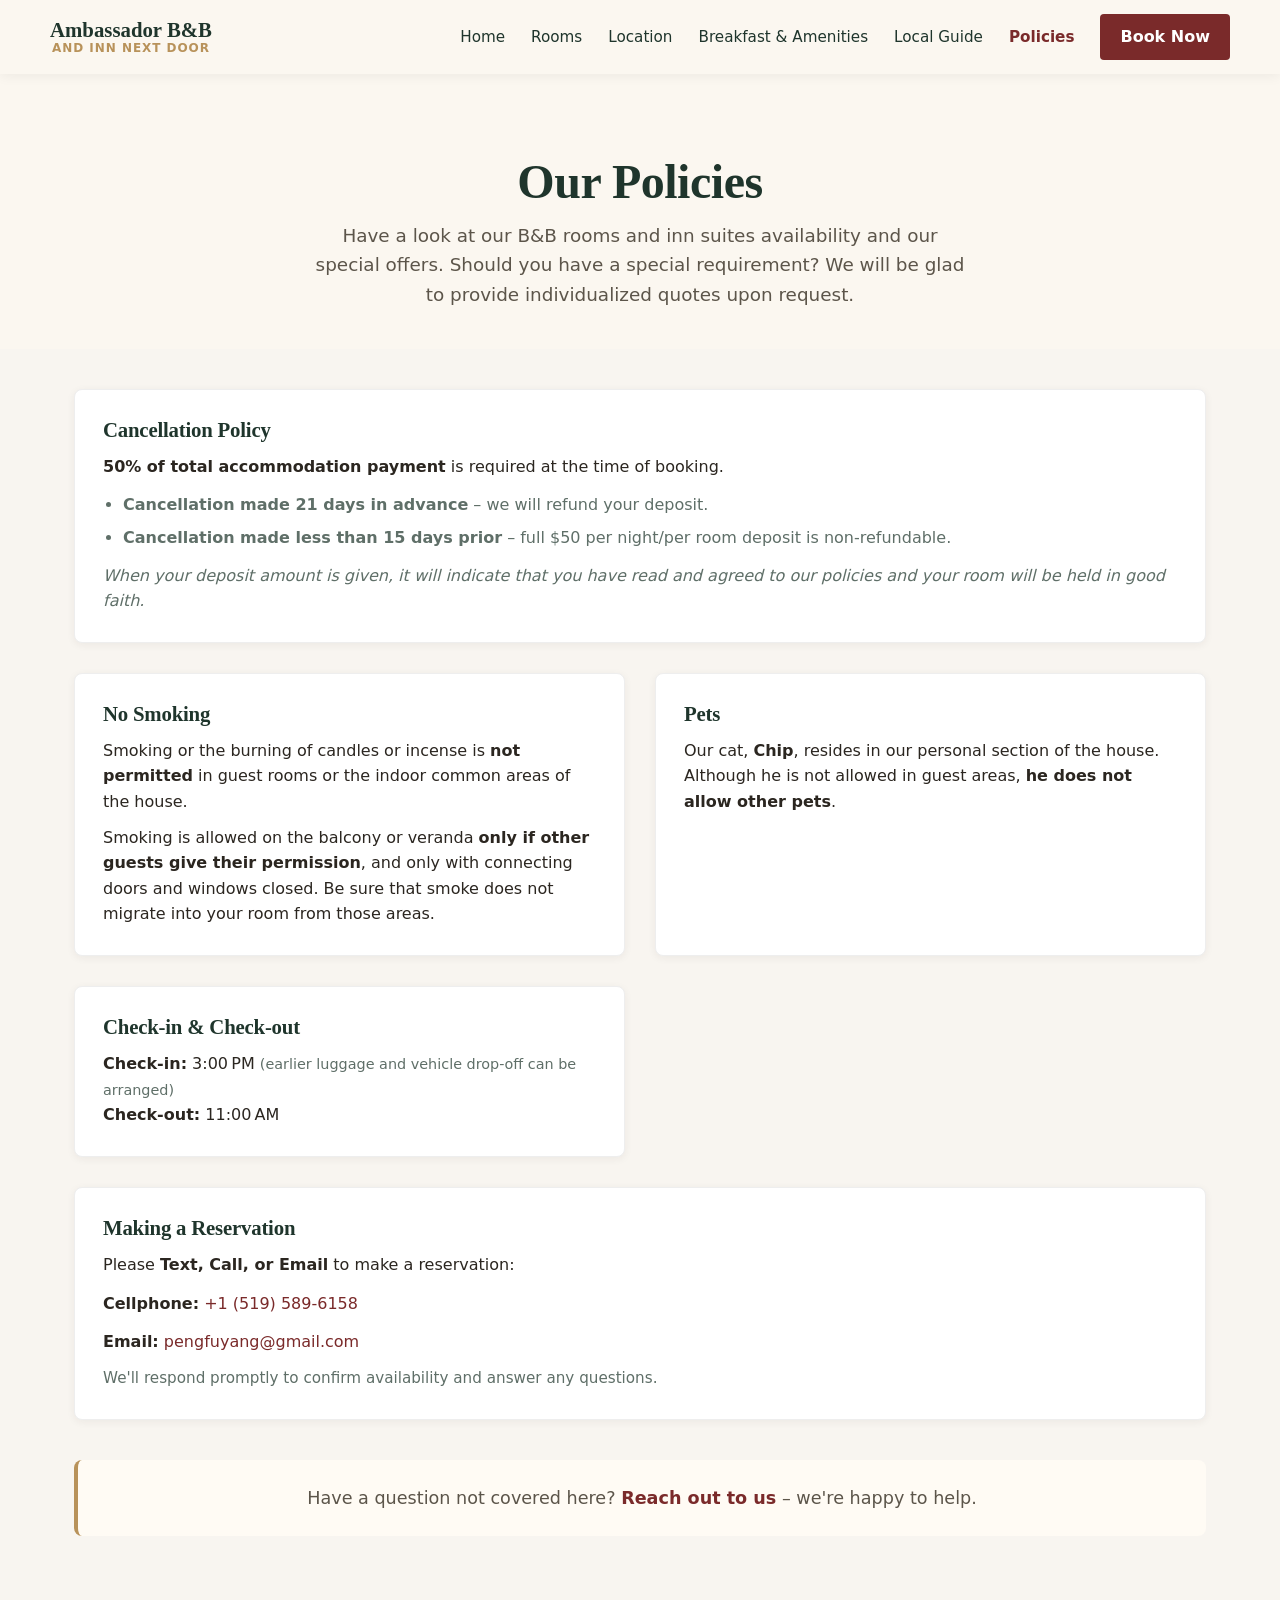
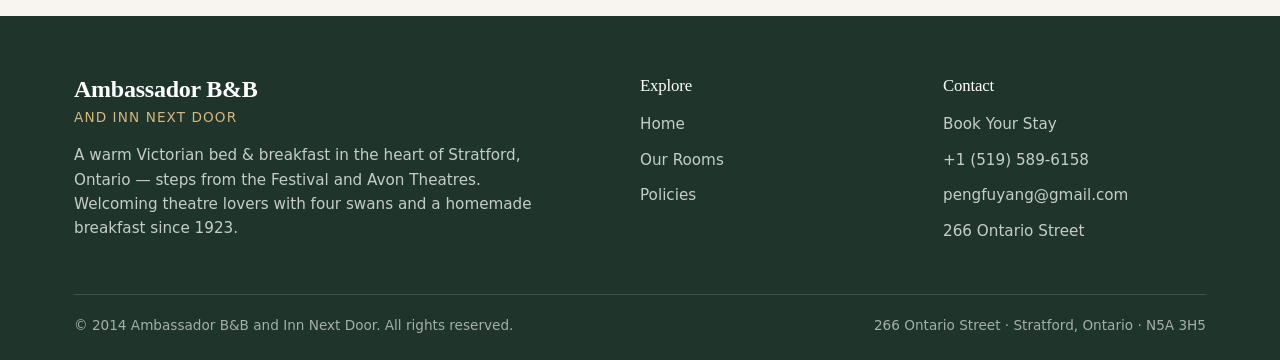
<file: policies.html>
<!DOCTYPE html>
<html lang="en">
<head>
  <meta charset="UTF-8" />
  <meta name="viewport" content="width=device-width, initial-scale=1.0" />
  <title>Policies – Ambassador B&amp;B | Stratford</title>
  <meta name="description" content="Read our check-in times, cancellation policy, breakfast details, parking, and more before booking your stay at Ambassador B&B." />
  <link rel="stylesheet" href="style.css" />
  <link rel="canonical" href="https://ambassadorbbstratford.com/policies.html" />
</head>
<body>

<!-- Header -->
<header class="site-header">
  <div class="container nav-inner">
    <a href="index.html" class="logo">
      <span class="logo-name">Ambassador B&amp;B</span>
      <span class="logo-sub">and Inn Next Door</span>
    </a>
    <nav class="main-nav" aria-label="Primary navigation">
      <a href="index.html">Home</a>
      <a href="index.html#rooms">Rooms</a>
      <a href="index.html#location">Location</a>
      <a href="index.html#breakfast">Breakfast &amp; Amenities</a>
      <a href="index.html#local-guide">Local Guide</a>
      <a href="policies.html" style="color:var(--wine); font-weight:600;">Policies</a>
      <a href="https://secure.guestserve.com/ambassador-b-and-b-and-inn/" target="_blank" rel="noopener" class="nav-cta">Book Now</a>
    </nav>
    <button class="menu-btn" id="menuBtn" aria-label="Toggle navigation">
      <span></span><span></span><span></span>
    </button>
  </div>
</header>

<!-- Mobile backdrop -->
<div class="mobile-backdrop" id="mobileBackdrop"></div>

<!-- Mobile menu -->
<aside class="mobile-menu" id="mobileMenu" role="dialog" aria-label="Mobile navigation">
  <div class="mobile-menu-head">
    <div style="font-family: Playfair Display, Georgia, serif; font-weight:600; color:var(--forest-dark);">Menu</div>
    <button id="closeMenu" aria-label="Close menu">✕</button>
  </div>
  <a href="index.html" class="mobile-nav-link">Home</a>
  <a href="index.html#rooms" class="mobile-nav-link">Rooms</a>
  <a href="index.html#location" class="mobile-nav-link">Location</a>
  <a href="index.html#breakfast" class="mobile-nav-link">Breakfast &amp; Amenities</a>
  <a href="index.html#local-guide" class="mobile-nav-link">Local Guide</a>
  <a href="policies.html" class="mobile-nav-link" style="color:var(--wine); font-weight:600;">Policies</a>
  <a href="https://secure.guestserve.com/ambassador-b-and-b-and-inn/" target="_blank" rel="noopener" class="btn btn-primary mobile-book">Book Your Stay</a>
</aside>

<!-- Page Header -->
<section style="padding:80px 0 40px; background:var(--cream-light);">
  <div class="container text-center">
    <h1 style="font-size:clamp(2.2rem,4vw,3rem);">Our Policies</h1>
    <p style="font-size:1.15rem; color:var(--text-soft); max-width:650px; margin:12px auto 0;">Have a look at our B&B rooms and inn suites availability and our special offers. Should you have a special requirement? We will be glad to provide individualized quotes upon request.</p>
  </div>
</section>

<!-- Policies Content -->
<section class="section" style="padding:40px 0 80px;">
  <div class="container">
    <div style="display:grid; grid-template-columns:1fr 1fr; gap:30px;">

      <!-- Cancellation Policy -->
      <div style="background:var(--white); border:1px solid #eee; border-radius:var(--radius-md); padding:28px; box-shadow:var(--shadow-sm); grid-column: span 2;">
        <h2 style="font-size:1.3rem; margin-bottom:12px;">Cancellation Policy</h2>
        <p><strong>50% of total accommodation payment</strong> is required at the time of booking.</p>
        <ul style="margin-top:12px; list-style:disc; padding-left:20px; color:var(--muted);">
          <li style="margin-bottom:8px;"><strong>Cancellation made 21 days in advance</strong> – we will refund your deposit.</li>
          <li style="margin-bottom:8px;"><strong>Cancellation made less than 15 days prior</strong> – full $50 per night/per room deposit is non-refundable.</li>
        </ul>
        <p style="margin-top:12px; color:var(--muted); font-style:italic;">When your deposit amount is given, it will indicate that you have read and agreed to our policies and your room will be held in good faith.</p>
      </div>

      <!-- No Smoking -->
      <div style="background:var(--white); border:1px solid #eee; border-radius:var(--radius-md); padding:28px; box-shadow:var(--shadow-sm);">
        <h2 style="font-size:1.3rem; margin-bottom:12px;">No Smoking</h2>
        <p>Smoking or the burning of candles or incense is <strong>not permitted</strong> in guest rooms or the indoor common areas of the house.</p>
        <p style="margin-top:10px;">Smoking is allowed on the balcony or veranda <strong>only if other guests give their permission</strong>, and only with connecting doors and windows closed. Be sure that smoke does not migrate into your room from those areas.</p>
      </div>

      <!-- Pets -->
      <div style="background:var(--white); border:1px solid #eee; border-radius:var(--radius-md); padding:28px; box-shadow:var(--shadow-sm);">
        <h2 style="font-size:1.3rem; margin-bottom:12px;">Pets</h2>
        <p>Our cat, <strong>Chip</strong>, resides in our personal section of the house. Although he is not allowed in guest areas, <strong>he does not allow other pets</strong>.</p>
      </div>

      <!-- Check-in / Check-out -->
      <div style="background:var(--white); border:1px solid #eee; border-radius:var(--radius-md); padding:28px; box-shadow:var(--shadow-sm);">
        <h2 style="font-size:1.3rem; margin-bottom:12px;">Check‑in &amp; Check‑out</h2>
        <p><strong>Check‑in:</strong> 3:00 PM <span style="color:var(--muted); font-size:0.9rem;">(earlier luggage and vehicle drop‑off can be arranged)</span></p>
        <p><strong>Check‑out:</strong> 11:00 AM</p>
      </div>

      <!-- Making a Reservation -->
      <div style="background:var(--white); border:1px solid #eee; border-radius:var(--radius-md); padding:28px; box-shadow:var(--shadow-sm); grid-column: span 2;">
        <h2 style="font-size:1.3rem; margin-bottom:12px;">Making a Reservation</h2>
        <p>Please <strong>Text, Call, or Email</strong> to make a reservation:</p>
        <div style="display:grid; grid-template-columns:1fr 1fr; gap:12px; margin-top:14px;">
          <div>
            <p><strong>Cellphone:</strong> <a href="tel:+15195896158" style="color:var(--wine);">+1 (519) 589-6158</a></p>
          </div>
          <div style="grid-column: span 2;">
            <p><strong>Email:</strong> <a href="mailto:pengfuyang@gmail.com" style="color:var(--wine);">pengfuyang@gmail.com</a></p>
          </div>
        </div>
        <p style="margin-top:12px; color:var(--muted); font-size:0.95rem;">We'll respond promptly to confirm availability and answer any questions.</p>
      </div>

    </div>

    <!-- Contact CTA -->
    <div style="margin-top:40px; padding:24px; background:var(--ivory); border-radius:var(--radius-md); text-align:center; border-left:4px solid var(--gold);">
      <p style="font-size:1.1rem; color:var(--text-soft);">Have a question not covered here? <a href="index.html#contact" style="color:var(--wine); font-weight:600;">Reach out to us</a> – we're happy to help.</p>
    </div>
  </div>
</section>

<!-- Footer -->
<footer class="footer">
  <div class="container">
    <div class="footer-grid">
      <div class="footer-brand">
        <h3>Ambassador B&amp;B</h3>
        <div class="footer-brand-sub">and Inn Next Door</div>
        <p>A warm Victorian bed &amp; breakfast in the heart of Stratford, Ontario — steps from the Festival and Avon Theatres. Welcoming theatre lovers with four swans and a homemade breakfast since 1923.</p>
      </div>
      <div class="footer-col">
        <h4>Explore</h4>
        <ul>
          <li><a href="index.html">Home</a></li>
          <li><a href="index.html#rooms">Our Rooms</a></li>
          <li><a href="policies.html">Policies</a></li>
        </ul>
      </div>
      <div class="footer-col">
        <h4>Contact</h4>
        <ul>
          <li><a href="https://secure.guestserve.com/ambassador-b-and-b-and-inn/" target="_blank">Book Your Stay</a></li>
          <li><a href="tel:+15195896158">+1 (519) 589-6158</a></li>
          <li><a href="mailto:pengfuyang@gmail.com">pengfuyang@gmail.com</a></li>
          <li><a href="https://maps.google.com/?q=266+Ontario+St+Stratford+ON">266 Ontario Street</a></li>
        </ul>
      </div>
    </div>
    <div class="footer-bottom">
      <span>© 2014 Ambassador B&amp;B and Inn Next Door. All rights reserved.</span>
      <span>266 Ontario Street · Stratford, Ontario · N5A 3H5</span>
    </div>
  </div>
</footer>

<script>
  // Mobile menu
  const menuBtn = document.getElementById('menuBtn');
  const closeMenu = document.getElementById('closeMenu');
  const mobileMenu = document.getElementById('mobileMenu');
  const mobileBackdrop = document.getElementById('mobileBackdrop');

  function openMenu() {
    mobileMenu.classList.add('open');
    mobileBackdrop.classList.add('open');
    mobileBackdrop.style.display = 'block';
  }
  function closeMenuFn() {
    mobileMenu.classList.remove('open');
    mobileBackdrop.classList.remove('open');
    setTimeout(() => { mobileBackdrop.style.display = 'none'; }, 300);
  }

  menuBtn.addEventListener('click', openMenu);
  closeMenu.addEventListener('click', closeMenuFn);
  mobileBackdrop.addEventListener('click', closeMenuFn);

  document.querySelectorAll('.mobile-nav-link, .mobile-book').forEach(link => {
    link.addEventListener('click', closeMenuFn);
  });
</script>
</body>
</html>
</file>
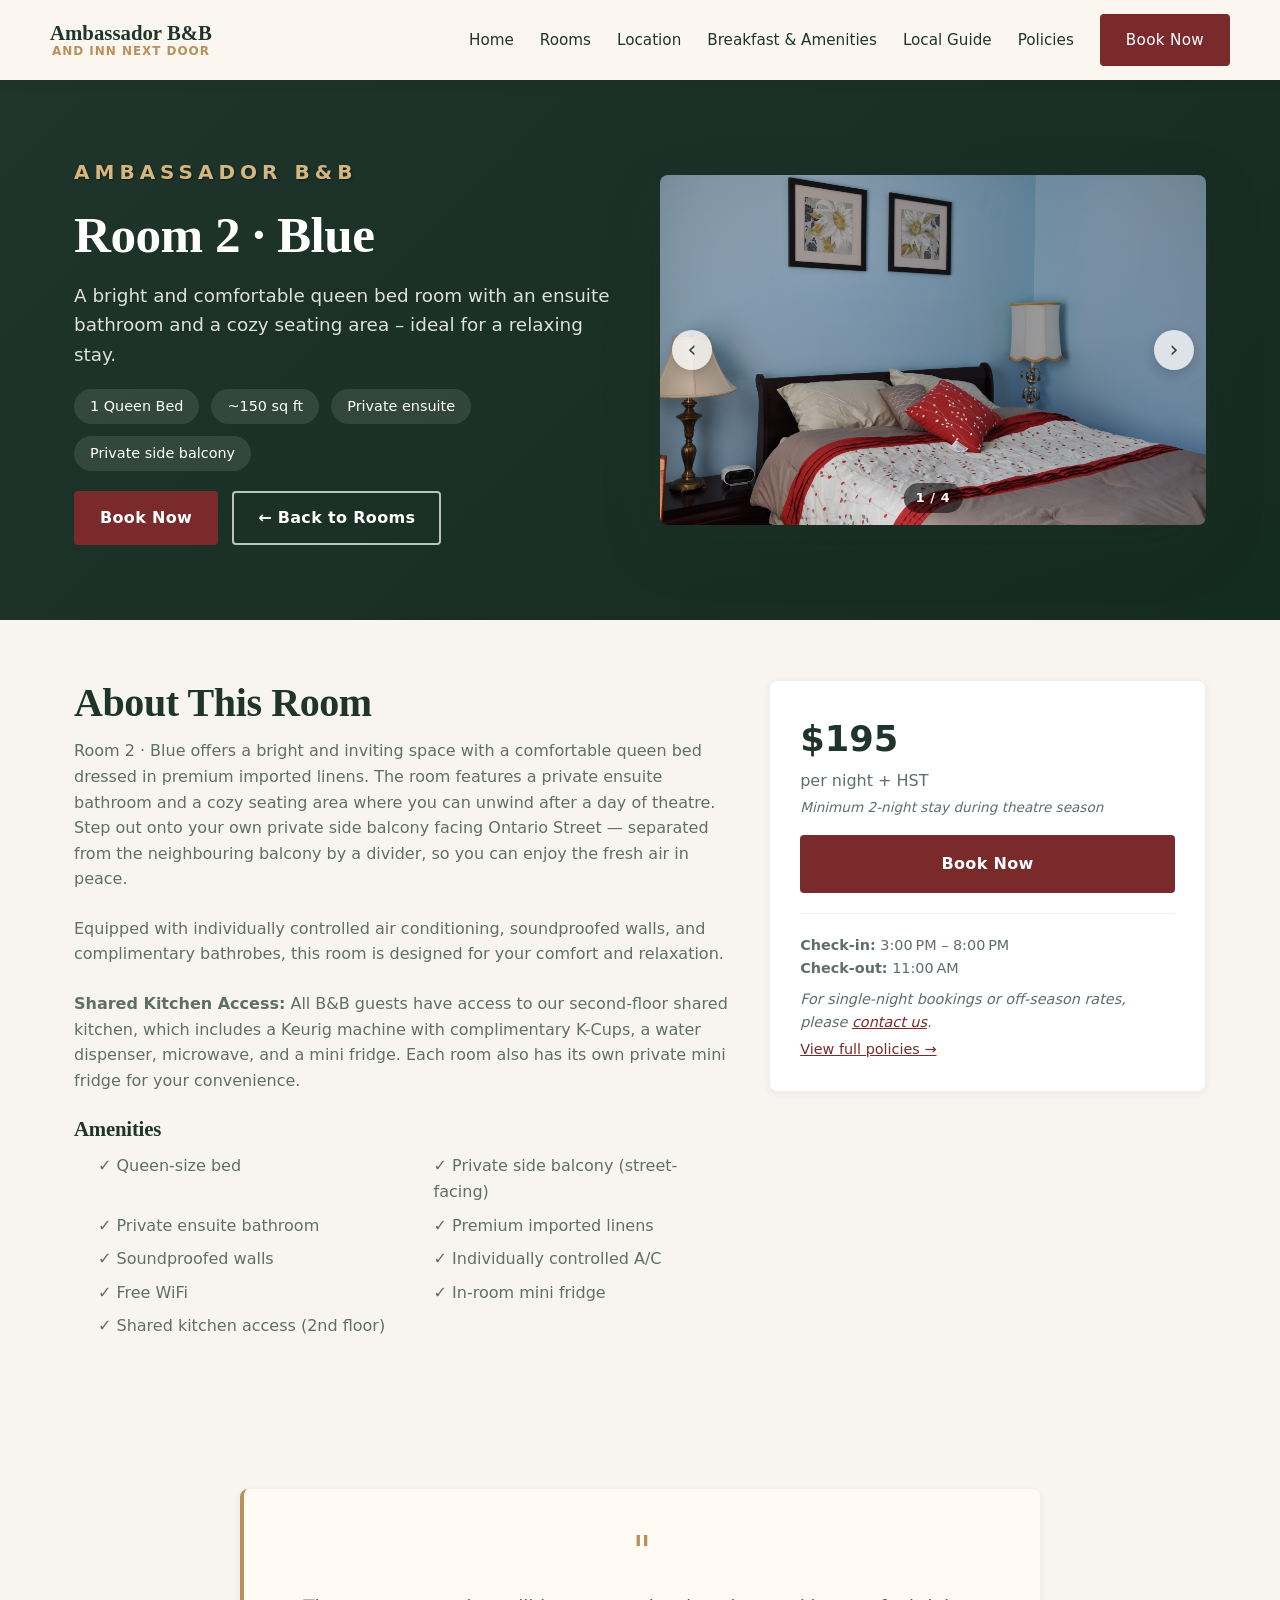
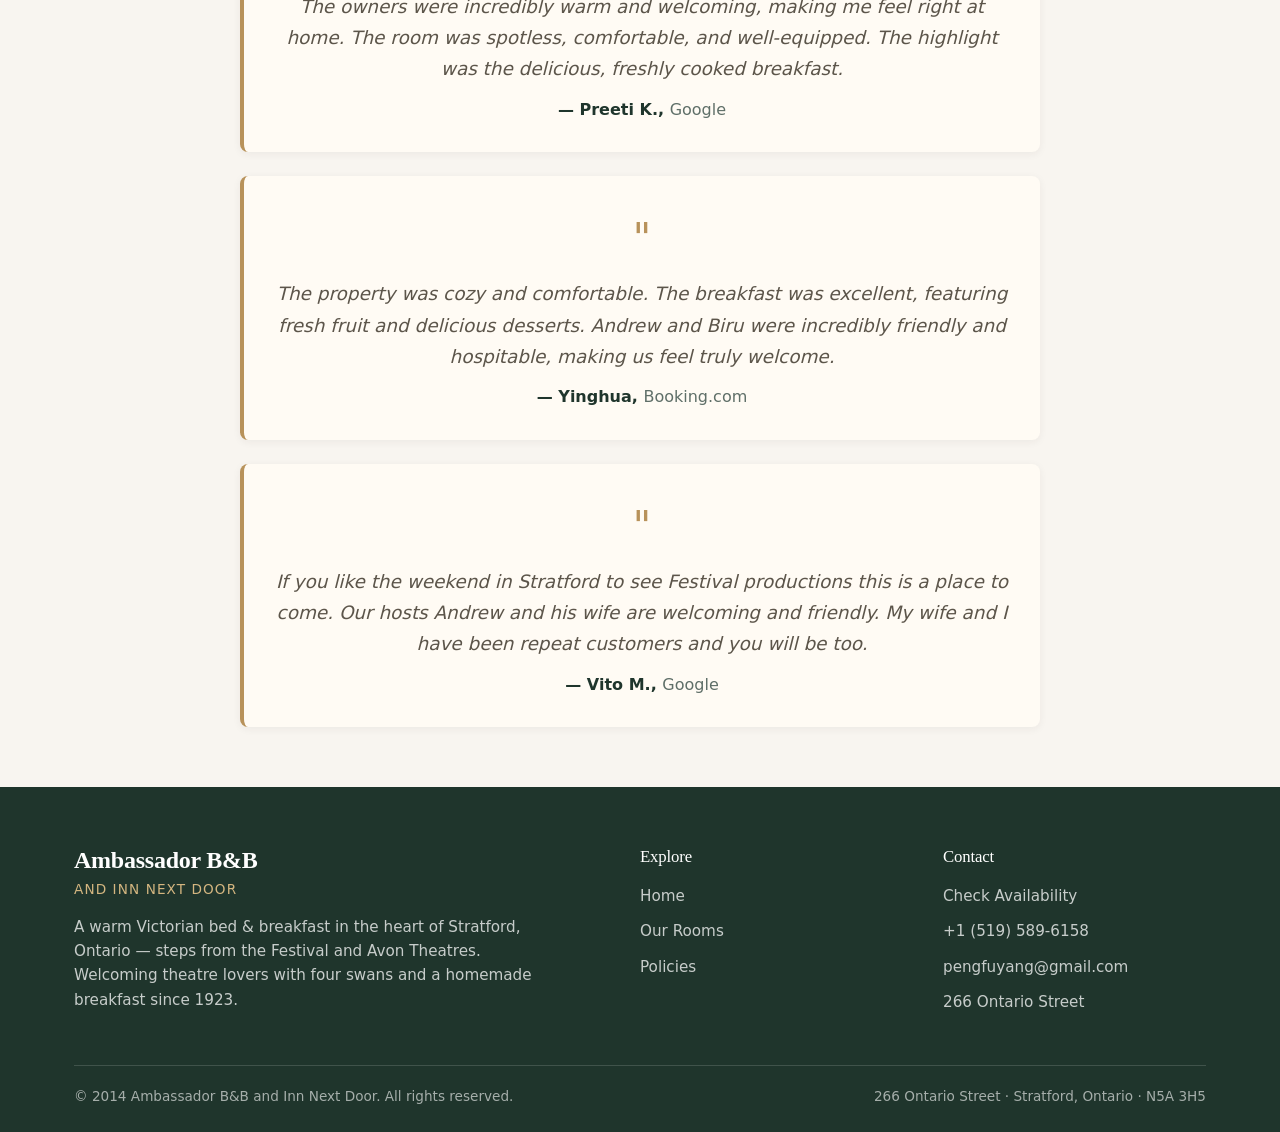
<file: room-blue-2.html>
<!DOCTYPE html>
<html lang="en">
<head>
  <meta charset="UTF-8" />
  <meta name="viewport" content="width=device-width, initial-scale=1.0" />
  <title>Room 2 · Blue – Ambassador B&amp;B | Stratford</title>
  <meta name="description" content="Book our cozy Room 2 · Blue at Ambassador B&B in Stratford. Queen bed, private ensuite, and homemade breakfast. $195/night + HST." />
  <link rel="stylesheet" href="style.css" />
  <link rel="canonical" href="https://ambassadorbbstratford.com/room-blue-2.html" />
</head>
<body>

<!-- Header -->
<header class="site-header">
  <div class="container nav-inner">
    <a href="index.html" class="logo">
      <span class="logo-name">Ambassador B&amp;B</span>
      <span class="logo-sub">and Inn Next Door</span>
    </a>
    <nav class="main-nav" aria-label="Primary navigation">
      <a href="index.html">Home</a>
      <a href="index.html#rooms">Rooms</a>
      <a href="index.html#location">Location</a>
      <a href="index.html#breakfast">Breakfast &amp; Amenities</a>
      <a href="index.html#local-guide">Local Guide</a>
      <a href="policies.html">Policies</a>
      <a href="https://secure.guestserve.com/ambassador-b-and-b-and-inn/" target="_blank" class="btn btn-primary" style="color: #fff;">Book Now</a>
    </nav>
    <button class="menu-btn" id="menuBtn" aria-label="Toggle navigation">
      <span></span><span></span><span></span>
    </button>
  </div>
</header>

<!-- Mobile backdrop -->
<div class="mobile-backdrop" id="mobileBackdrop"></div>

<!-- Mobile menu -->
<aside class="mobile-menu" id="mobileMenu" role="dialog" aria-label="Mobile navigation">
  <div class="mobile-menu-head">
    <div style="font-family: Playfair Display, Georgia, serif; font-weight:600; color:var(--forest-dark);">Menu</div>
    <button id="closeMenu" aria-label="Close menu">✕</button>
  </div>
  <a href="index.html" class="mobile-nav-link">Home</a>
  <a href="index.html#rooms" class="mobile-nav-link">Rooms</a>
  <a href="index.html#location" class="mobile-nav-link">Location</a>
  <a href="index.html#breakfast" class="mobile-nav-link">Breakfast &amp; Amenities</a>
  <a href="index.html#local-guide" class="mobile-nav-link">Local Guide</a>
  <a href="policies.html" class="mobile-nav-link">Policies</a>
  <a href="index.html#contact" class="mobile-nav-link" style="color:var(--wine); font-weight:600;">Book Now</a>
  <a href="https://secure.guestserve.com/ambassador-b-and-b-and-inn/" target="_blank" rel="noopener" class="btn btn-primary mobile-book" style="background:var(--forest);">Book Now</a>
</aside>

<!-- Room Hero -->
<section style="min-height:60vh; display:flex; align-items:center; background: linear-gradient(135deg, var(--forest-dark) 0%, #142b21 100%); color:#fff; padding:60px 0;">
  <div class="container">
    <div style="display:grid; grid-template-columns:1fr 1fr; gap:40px; align-items:center;">
      <div>
        <div class="hero-eyebrow">Ambassador B&amp;B</div>
        <h1 style="font-size:clamp(2.2rem,4vw,3.2rem); margin-bottom:16px; color:#fff;">Room 2 · Blue</h1>
        <p style="font-size:1.15rem; color:rgba(255,255,255,0.85); margin-bottom:20px;">
          A bright and comfortable queen bed room with an ensuite bathroom and a cozy seating area – ideal for a relaxing stay.
        </p>
        <div style="display:flex; flex-wrap:wrap; gap:12px; margin-bottom:20px;">
          <span style="background:rgba(255,255,255,0.1); padding:6px 16px; border-radius:999px; font-size:0.9rem;">1 Queen Bed</span>
          <span style="background:rgba(255,255,255,0.1); padding:6px 16px; border-radius:999px; font-size:0.9rem;">~150 sq ft</span>
          <span style="background:rgba(255,255,255,0.1); padding:6px 16px; border-radius:999px; font-size:0.9rem;">Private ensuite</span>
          <span style="background:rgba(255,255,255,0.1); padding:6px 16px; border-radius:999px; font-size:0.9rem;">Private side balcony</span>
        </div>
        <div style="display:flex; gap:14px; flex-wrap:wrap;">
          <a href="https://secure.guestserve.com/ambassador-b-and-b-and-inn/" target="_blank" class="btn btn-primary">Book Now</a>
          <a href="index.html#bnb-rooms" class="btn btn-ghost">← Back to Rooms</a>
        </div>
      </div>
      <div>
        <div class="hero-image-rotator" id="roomGallery">
  <img src="images/room-blue-2-1.JPG" alt="Room 2 Blue view 1" class="room-gallery-slide active" />
  <img src="images/room-blue-2-2.JPG" alt="Room 2 Blue view 2" class="room-gallery-slide" />
  <img src="images/room-blue-2-3.JPG" alt="Room 2 Blue view 3" class="room-gallery-slide" />
  <img src="images/balcony-1.jpg" alt="Room 2 Blue private balcony" class="room-gallery-slide" />

  <div class="room-gallery-caption" id="roomGalleryCounter">1 / 3</div>
  <button class="room-gallery-arrow room-gallery-prev" id="roomGalleryPrev" aria-label="Previous image">‹</button>
  <button class="room-gallery-arrow room-gallery-next" id="roomGalleryNext" aria-label="Next image">›</button>
</div>
    </div>
  </div>
</section>

<!-- Details & Amenities -->
<section class="section" style="padding:60px 0;">
  <div class="container">
    <div style="display:grid; grid-template-columns:1.5fr 1fr; gap:40px;">
      <div>
        <h2 style="margin-bottom:12px;">About This Room</h2>
        <p style="color:var(--muted); margin-bottom:24px;">
          <!-- REPLACE: Description paragraph 1 -->
          Room 2 · Blue offers a bright and inviting space with a comfortable queen bed dressed in premium imported linens. The room features a private ensuite bathroom and a cozy seating area where you can unwind after a day of theatre. Step out onto your own private side balcony facing Ontario Street — separated from the neighbouring balcony by a divider, so you can enjoy the fresh air in peace.
        </p>
        <p style="color:var(--muted); margin-bottom:24px;">
          <!-- REPLACE: Description paragraph 2 -->
          Equipped with individually controlled air conditioning, soundproofed walls, and complimentary bathrobes, this room is designed for your comfort and relaxation.
        </p>
        <p style="color:var(--muted); margin-bottom:24px;">
  <strong>Shared Kitchen Access:</strong> All B&B guests have access to our second-floor shared kitchen, which includes a Keurig machine with complimentary K-Cups, a water dispenser, microwave, and a mini fridge. Each room also has its own private mini fridge for your convenience.
</p>
        <h3 style="margin-bottom:12px;">Amenities</h3>
        <ul style="display:grid; grid-template-columns:1fr 1fr; gap:8px 16px; list-style:none; padding:0; margin-bottom:30px;">
  <li style="position:relative; padding-left:24px; color:var(--muted);">✓ Queen‑size bed</li>
  <li style="position:relative; padding-left:24px; color:var(--muted);">✓ Private side balcony (street-facing)</li>
  <li style="position:relative; padding-left:24px; color:var(--muted);">✓ Private ensuite bathroom</li>
  <li style="position:relative; padding-left:24px; color:var(--muted);">✓ Premium imported linens</li>
  <li style="position:relative; padding-left:24px; color:var(--muted);">✓ Soundproofed walls</li>
  <li style="position:relative; padding-left:24px; color:var(--muted);">✓ Individually controlled A/C</li>
  <li style="position:relative; padding-left:24px; color:var(--muted);">✓ Free WiFi</li>
  <li style="position:relative; padding-left:24px; color:var(--muted);">✓ In-room mini fridge</li>
  <li style="position:relative; padding-left:24px; color:var(--muted);">✓ Shared kitchen access (2nd floor)</li>
</ul>
      </div>
      <!-- Pricing & Booking Sidebar -->
      <div style="background:var(--white); border:1px solid #eee; border-radius:var(--radius-md); padding:30px; box-shadow:var(--shadow-sm); align-self:start;">
        <div style="font-size:2.2rem; font-weight:700; color:var(--forest-dark);">$195</div>
        <div style="color:var(--muted); margin-bottom:4px;">per night + HST</div>
        <div style="color:var(--muted); font-size:0.85rem; margin-bottom:16px; font-style:italic;">Minimum 2-night stay during theatre season</div>
        <a href="https://secure.guestserve.com/ambassador-b-and-b-and-inn/" target="_blank" class="btn btn-primary" style="width:100%; text-align:center; padding:14px;">Book Now</a>
        <hr style="margin:20px 0; border:0; border-top:1px solid #eee;">
        <div style="font-size:0.9rem; color:var(--muted);">
          <p><strong>Check‑in:</strong> 3:00 PM – 8:00 PM</p>
          <p><strong>Check‑out:</strong> 11:00 AM</p>
          <p style="margin-top:8px; font-style:italic;">For single-night bookings or off-season rates, please <a href="index.html#contact" style="color:var(--wine); text-decoration:underline;">contact us</a>.</p>
          <p style="margin-top:4px;"><a href="policies.html" style="color:var(--wine); text-decoration:underline;">View full policies →</a></p>
        </div>
      </div>
    </div>
  </div>
</section>

<!-- Guest Review -->
<section class="section" style="padding:60px 0;">
  <div class="container text-center">
    <div style="max-width: 800px; margin: 0 auto;">
      
      <!-- Review 1 -->
      <div style="background: var(--ivory); border-radius: var(--radius-md); padding: 30px; box-shadow: var(--shadow-sm); margin-bottom: 24px; border-left: 4px solid var(--gold);">
        <div style="font-size: 2.5rem; color: var(--gold); margin-bottom: 8px;">"</div>
        <blockquote style="font-size: 1.15rem; line-height: 1.7; color: var(--text-soft); font-style: italic;">
          The owners were incredibly warm and welcoming, making me feel right at home. The room was spotless, comfortable, and well-equipped. The highlight was the delicious, freshly cooked breakfast.
        </blockquote>
        <cite style="display: block; margin-top: 12px; font-style: normal; font-weight: 600; color: var(--forest-dark);">— Preeti K., <span style="font-weight: 400; color: var(--muted);">Google</span></cite>
      </div>

      <!-- Review 2 -->
      <div style="background: var(--ivory); border-radius: var(--radius-md); padding: 30px; box-shadow: var(--shadow-sm); margin-bottom: 24px; border-left: 4px solid var(--gold);">
        <div style="font-size: 2.5rem; color: var(--gold); margin-bottom: 8px;">"</div>
        <blockquote style="font-size: 1.15rem; line-height: 1.7; color: var(--text-soft); font-style: italic;">
          The property was cozy and comfortable. The breakfast was excellent, featuring fresh fruit and delicious desserts. Andrew and Biru were incredibly friendly and hospitable, making us feel truly welcome.
        </blockquote>
        <cite style="display: block; margin-top: 12px; font-style: normal; font-weight: 600; color: var(--forest-dark);">— Yinghua, <span style="font-weight: 400; color: var(--muted);">Booking.com</span></cite>
      </div>

      <!-- Review 3 -->
      <div style="background: var(--ivory); border-radius: var(--radius-md); padding: 30px; box-shadow: var(--shadow-sm); border-left: 4px solid var(--gold);">
        <div style="font-size: 2.5rem; color: var(--gold); margin-bottom: 8px;">"</div>
        <blockquote style="font-size: 1.15rem; line-height: 1.7; color: var(--text-soft); font-style: italic;">
          If you like the weekend in Stratford to see Festival productions this is a place to come. Our hosts Andrew and his wife are welcoming and friendly. My wife and I have been repeat customers and you will be too.
        </blockquote>
        <cite style="display: block; margin-top: 12px; font-style: normal; font-weight: 600; color: var(--forest-dark);">— Vito M., <span style="font-weight: 400; color: var(--muted);">Google</span></cite>
      </div>

    </div>
  </div>
</section>

<!-- Footer -->
<footer class="footer">
  <div class="container">
    <div class="footer-grid">
      <div class="footer-brand">
        <h3>Ambassador B&amp;B</h3>
        <div class="footer-brand-sub">and Inn Next Door</div>
        <p>A warm Victorian bed &amp; breakfast in the heart of Stratford, Ontario — steps from the Festival and Avon Theatres. Welcoming theatre lovers with four swans and a homemade breakfast since 1923.</p>
      </div>
      <div class="footer-col">
        <h4>Explore</h4>
        <ul>
          <li><a href="index.html">Home</a></li>
          <li><a href="index.html#rooms">Our Rooms</a></li>
          <li><a href="policies.html">Policies</a></li>
        </ul>
      </div>
      <div class="footer-col">
        <h4>Contact</h4>
        <ul>
          <li><a href="https://secure.guestserve.com/ambassador-b-and-b-and-inn/" target="_blank">Check Availability</a></li>
          <li><a href="tel:+15195896158">+1 (519) 589-6158</a></li>
          <li><a href="mailto:pengfuyang@gmail.com">pengfuyang@gmail.com</a></li>
          <li><a href="https://maps.google.com/?q=266+Ontario+St+Stratford+ON">266 Ontario Street</a></li>
        </ul>
      </div>
    </div>
    <div class="footer-bottom">
      <span>© 2014 Ambassador B&amp;B and Inn Next Door. All rights reserved.</span>
      <span>266 Ontario Street · Stratford, Ontario · N5A 3H5</span>
    </div>
  </div>
</footer>

  <!-- ... all your HTML content ... -->

  <script src="script.js"></script>
</body>
</html>
</file>
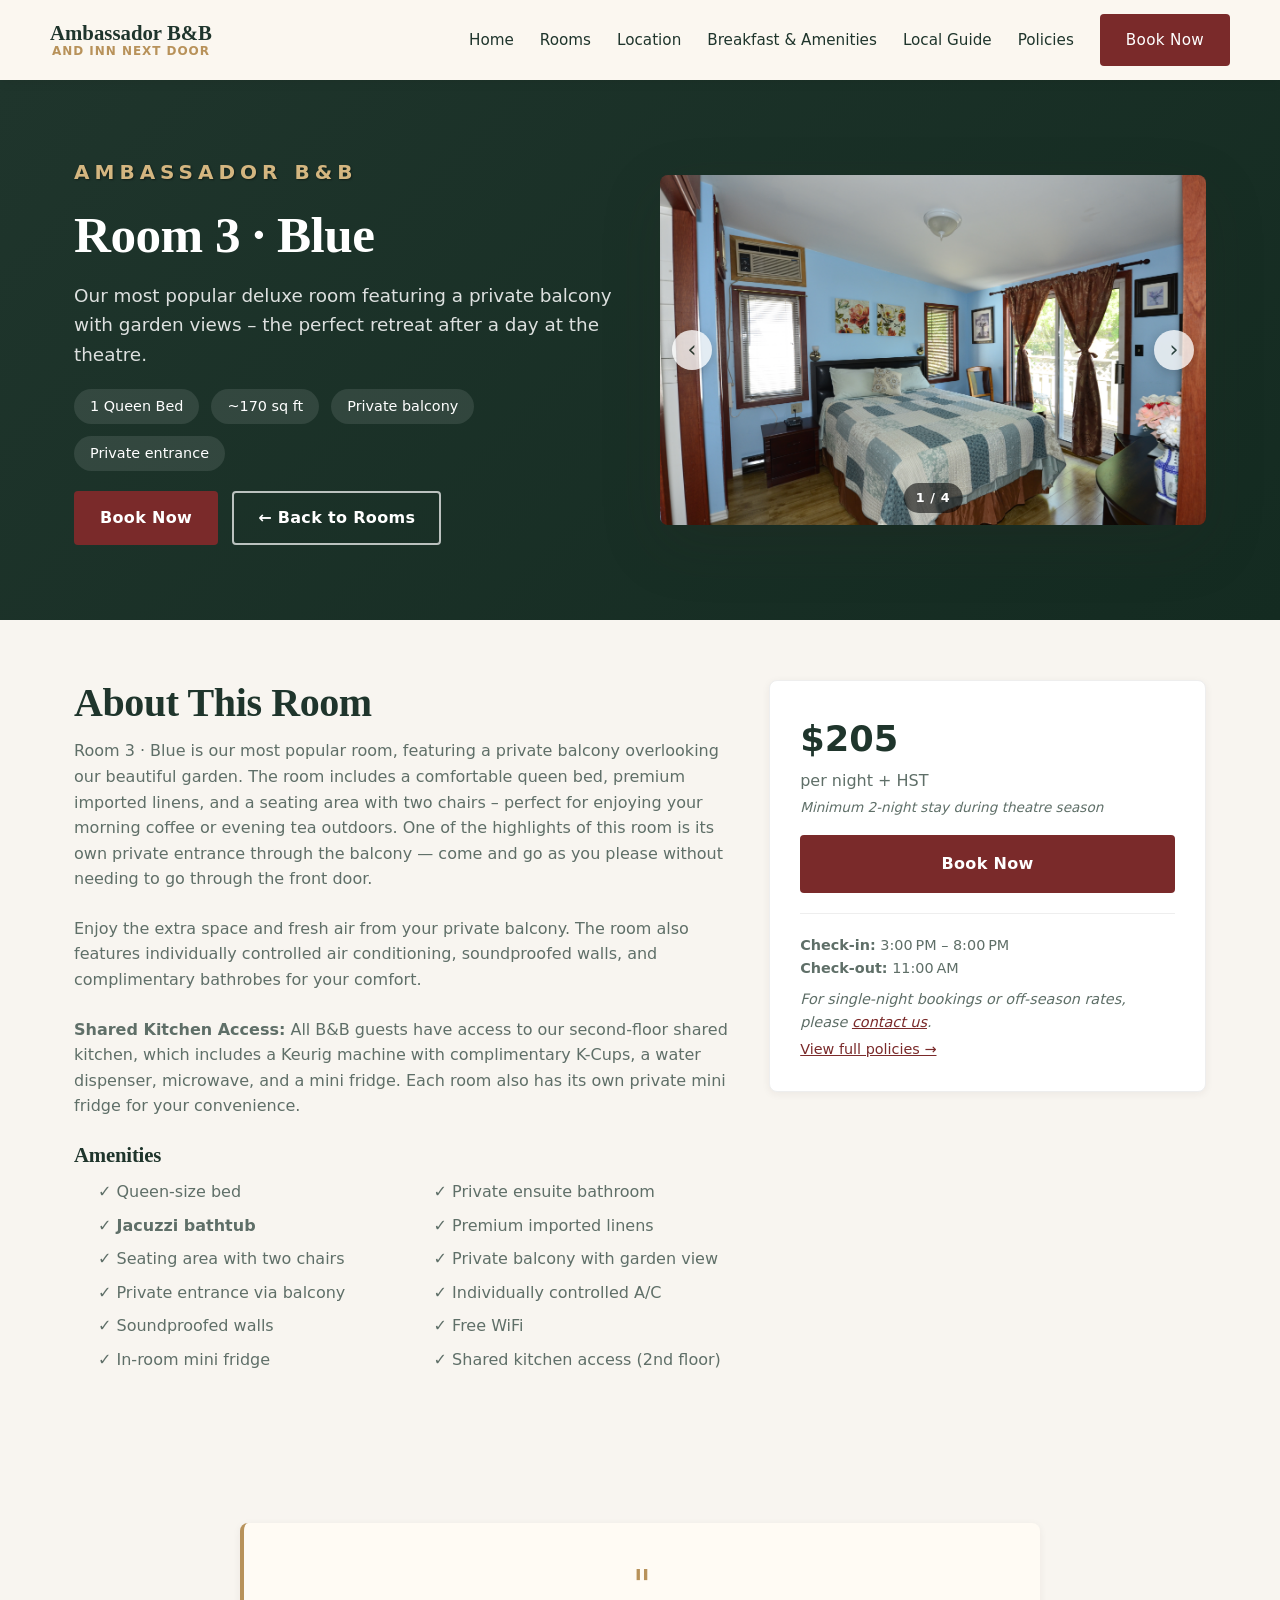
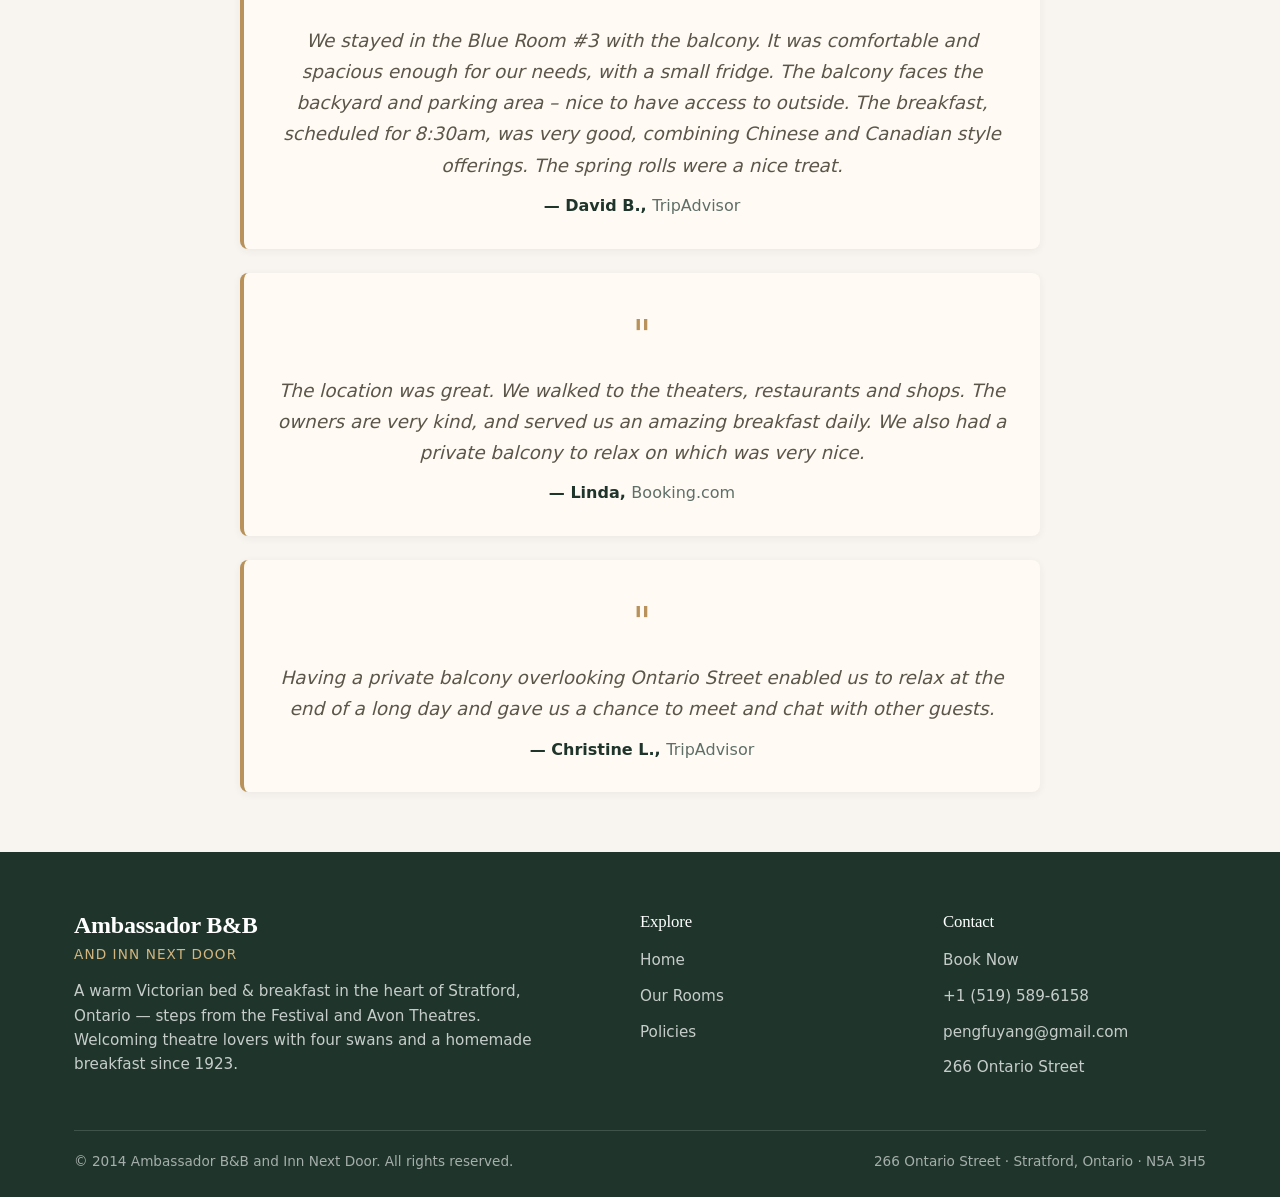
<file: room-blue-3.html>
<!DOCTYPE html>
<html lang="en">
<head>
  <meta charset="UTF-8" />
  <meta name="viewport" content="width=device-width, initial-scale=1.0" />
  <title>Room 3 · Blue – Ambassador B&amp;B | Stratford</title>
  <meta name="description" content="Book Room 3 · Blue at Ambassador B&B in Stratford. Queen bed, private balcony, private entrance, Jacuzzi bathtub, and homemade breakfast. $205/night + HST." />
  <link rel="stylesheet" href="style.css" />
  <link rel="canonical" href="https://ambassadorbbstratford.com/room-blue-3.html" />
</head>
<body>

<!-- Header -->
<header class="site-header">
  <div class="container nav-inner">
    <a href="index.html" class="logo">
      <span class="logo-name">Ambassador B&amp;B</span>
      <span class="logo-sub">and Inn Next Door</span>
    </a>
    <nav class="main-nav" aria-label="Primary navigation">
      <a href="index.html">Home</a>
      <a href="index.html#rooms">Rooms</a>
      <a href="index.html#location">Location</a>
      <a href="index.html#breakfast">Breakfast &amp; Amenities</a>
      <a href="index.html#local-guide">Local Guide</a>
      <a href="policies.html">Policies</a>
      <a href="https://secure.guestserve.com/ambassador-b-and-b-and-inn/" target="_blank" rel="noopener" class="btn btn-primary" style="color: #fff;">Book Now</a>
    </nav>
    <button class="menu-btn" id="menuBtn" aria-label="Toggle navigation">
      <span></span><span></span><span></span>
    </button>
  </div>
</header>

<!-- Mobile backdrop -->
<div class="mobile-backdrop" id="mobileBackdrop"></div>

<!-- Mobile menu -->
<aside class="mobile-menu" id="mobileMenu" role="dialog" aria-label="Mobile navigation">
  <div class="mobile-menu-head">
    <div style="font-family: Playfair Display, Georgia, serif; font-weight:600; color:var(--forest-dark);">Menu</div>
    <button id="closeMenu" aria-label="Close menu">✕</button>
  </div>
  <a href="index.html" class="mobile-nav-link">Home</a>
  <a href="index.html#rooms" class="mobile-nav-link">Rooms</a>
  <a href="index.html#location" class="mobile-nav-link">Location</a>
  <a href="index.html#breakfast" class="mobile-nav-link">Breakfast &amp; Amenities</a>
  <a href="index.html#local-guide" class="mobile-nav-link">Local Guide</a>
  <a href="policies.html" class="mobile-nav-link">Policies</a>
  <a href="index.html#contact" class="mobile-nav-link" style="color:var(--wine); font-weight:600;">Book Now</a>
  <a href="https://secure.guestserve.com/ambassador-b-and-b-and-inn/" target="_blank" rel="noopener" class="btn btn-primary mobile-book" style="background:var(--forest);">Book Now</a>
</aside>

<!-- Room Hero -->
<section style="min-height:60vh; display:flex; align-items:center; background: linear-gradient(135deg, var(--forest-dark) 0%, #142b21 100%); color:#fff; padding:60px 0;">
  <div class="container">
    <div style="display:grid; grid-template-columns:1fr 1fr; gap:40px; align-items:center;">
      <div>
        <div class="hero-eyebrow">Ambassador B&amp;B</div>
        <h1 style="font-size:clamp(2.2rem,4vw,3.2rem); margin-bottom:16px; color:#fff;">Room 3 · Blue</h1>
        <p style="font-size:1.15rem; color:rgba(255,255,255,0.85); margin-bottom:20px;">
          Our most popular deluxe room featuring a private balcony with garden views – the perfect retreat after a day at the theatre.
        </p>
        <div style="display:flex; flex-wrap:wrap; gap:12px; margin-bottom:20px;">
          <span style="background:rgba(255,255,255,0.1); padding:6px 16px; border-radius:999px; font-size:0.9rem;">1 Queen Bed</span>
          <span style="background:rgba(255,255,255,0.1); padding:6px 16px; border-radius:999px; font-size:0.9rem;">~170 sq ft</span>
          <span style="background:rgba(255,255,255,0.1); padding:6px 16px; border-radius:999px; font-size:0.9rem;">Private balcony</span>
          <span style="background:rgba(255,255,255,0.1); padding:6px 16px; border-radius:999px; font-size:0.9rem;">Private entrance</span>
        </div>
        <div style="display:flex; gap:14px; flex-wrap:wrap;">
          <a href="https://secure.guestserve.com/ambassador-b-and-b-and-inn/" target="_blank" class="btn btn-primary">Book Now</a>
          <a href="index.html#bnb-rooms" class="btn btn-ghost">← Back to Rooms</a>
        </div>
      </div>
      <div>
        <div class="hero-image-rotator" id="roomGallery">
  <img src="images/room-blue-3-1.jpg" alt="Room 3 Blue view 1" class="room-gallery-slide active" />
  <img src="images/room-blue-3-2.jpg" alt="Room 3 Blue view 2" class="room-gallery-slide" />
  <img src="images/room-blue-3-3.jpg" alt="Room 3 Blue view 3" class="room-gallery-slide" />
  <img src="images/room-blue-3-4.jpg" alt="Room 3 Blue view 4" class="room-gallery-slide" />

  <div class="room-gallery-caption" id="roomGalleryCounter">1 / 3</div>
  <button class="room-gallery-arrow room-gallery-prev" id="roomGalleryPrev" aria-label="Previous image">‹</button>
  <button class="room-gallery-arrow room-gallery-next" id="roomGalleryNext" aria-label="Next image">›</button>
</div>
    </div>
  </div>
</section>

<!-- Details & Amenities -->
<section class="section" style="padding:60px 0;">
  <div class="container">
    <div style="display:grid; grid-template-columns:1.5fr 1fr; gap:40px;">
      <div>
        <h2 style="margin-bottom:12px;">About This Room</h2>
        <p style="color:var(--muted); margin-bottom:24px;">
          <!-- REPLACE: Description paragraph 1 -->
          Room 3 · Blue is our most popular room, featuring a private balcony overlooking our beautiful garden. The room includes a comfortable queen bed, premium imported linens, and a seating area with two chairs – perfect for enjoying your morning coffee or evening tea outdoors. One of the highlights of this room is its own private entrance through the balcony — come and go as you please without needing to go through the front door.
        </p>
        <p style="color:var(--muted); margin-bottom:24px;">
          <!-- REPLACE: Description paragraph 2 -->
          Enjoy the extra space and fresh air from your private balcony. The room also features individually controlled air conditioning, soundproofed walls, and complimentary bathrobes for your comfort.
        </p>
        <p style="color:var(--muted); margin-bottom:24px;">
  <strong>Shared Kitchen Access:</strong> All B&B guests have access to our second-floor shared kitchen, which includes a Keurig machine with complimentary K-Cups, a water dispenser, microwave, and a mini fridge. Each room also has its own private mini fridge for your convenience.
</p>
        <h3 style="margin-bottom:12px;">Amenities</h3>
        <ul style="display:grid; grid-template-columns:1fr 1fr; gap:8px 16px; list-style:none; padding:0; margin-bottom:30px;">
  <li style="position:relative; padding-left:24px; color:var(--muted);">✓ Queen‑size bed</li>
  <li style="position:relative; padding-left:24px; color:var(--muted);">✓ Private ensuite bathroom</li>
  <li style="position:relative; padding-left:24px; color:var(--muted);">✓ <strong>Jacuzzi bathtub</strong></li>
  <li style="position:relative; padding-left:24px; color:var(--muted);">✓ Premium imported linens</li>
  <li style="position:relative; padding-left:24px; color:var(--muted);">✓ Seating area with two chairs</li>
  <li style="position:relative; padding-left:24px; color:var(--muted);">✓ Private balcony with garden view</li>
  <li style="position:relative; padding-left:24px; color:var(--muted);">✓ Private entrance via balcony</li>
  <li style="position:relative; padding-left:24px; color:var(--muted);">✓ Individually controlled A/C</li>
  <li style="position:relative; padding-left:24px; color:var(--muted);">✓ Soundproofed walls</li>
  <li style="position:relative; padding-left:24px; color:var(--muted);">✓ Free WiFi</li>
  <li style="position:relative; padding-left:24px; color:var(--muted);">✓ In-room mini fridge</li>
  <li style="position:relative; padding-left:24px; color:var(--muted);">✓ Shared kitchen access (2nd floor)</li>
</ul>
      </div>
      <!-- Pricing & Booking Sidebar -->
      <div style="background:var(--white); border:1px solid #eee; border-radius:var(--radius-md); padding:30px; box-shadow:var(--shadow-sm); align-self:start;">
        <div style="font-size:2.2rem; font-weight:700; color:var(--forest-dark);">$205</div>
        <div style="color:var(--muted); margin-bottom:4px;">per night + HST</div>
        <div style="color:var(--muted); font-size:0.85rem; margin-bottom:16px; font-style:italic;">Minimum 2-night stay during theatre season</div>
        <a href="https://secure.guestserve.com/ambassador-b-and-b-and-inn/" target="_blank" class="btn btn-primary" style="width:100%; text-align:center; padding:14px;">Book Now</a>
        <hr style="margin:20px 0; border:0; border-top:1px solid #eee;">
        <div style="font-size:0.9rem; color:var(--muted);">
          <p><strong>Check‑in:</strong> 3:00 PM – 8:00 PM</p>
          <p><strong>Check‑out:</strong> 11:00 AM</p>
          <p style="margin-top:8px; font-style:italic;">For single-night bookings or off-season rates, please <a href="index.html#contact" style="color:var(--wine); text-decoration:underline;">contact us</a>.</p>
          <p style="margin-top:4px;"><a href="policies.html" style="color:var(--wine); text-decoration:underline;">View full policies →</a></p>
        </div>
      </div>
    </div>
  </div>
</section>

<!-- Guest Review -->
<section class="section" style="padding:60px 0;">
  <div class="container text-center">
    <div style="max-width: 800px; margin: 0 auto;">
      
      <!-- Review 1 -->
      <div style="background: var(--ivory); border-radius: var(--radius-md); padding: 30px; box-shadow: var(--shadow-sm); margin-bottom: 24px; border-left: 4px solid var(--gold);">
        <div style="font-size: 2.5rem; color: var(--gold); margin-bottom: 8px;">"</div>
        <blockquote style="font-size: 1.15rem; line-height: 1.7; color: var(--text-soft); font-style: italic;">
          We stayed in the Blue Room #3 with the balcony. It was comfortable and spacious enough for our needs, with a small fridge. The balcony faces the backyard and parking area – nice to have access to outside. The breakfast, scheduled for 8:30am, was very good, combining Chinese and Canadian style offerings. The spring rolls were a nice treat.
        </blockquote>
        <cite style="display: block; margin-top: 12px; font-style: normal; font-weight: 600; color: var(--forest-dark);">— David B., <span style="font-weight: 400; color: var(--muted);">TripAdvisor</span></cite>
      </div>

      <!-- Review 2 -->
      <div style="background: var(--ivory); border-radius: var(--radius-md); padding: 30px; box-shadow: var(--shadow-sm); margin-bottom: 24px; border-left: 4px solid var(--gold);">
        <div style="font-size: 2.5rem; color: var(--gold); margin-bottom: 8px;">"</div>
        <blockquote style="font-size: 1.15rem; line-height: 1.7; color: var(--text-soft); font-style: italic;">
          The location was great. We walked to the theaters, restaurants and shops. The owners are very kind, and served us an amazing breakfast daily. We also had a private balcony to relax on which was very nice.
        </blockquote>
        <cite style="display: block; margin-top: 12px; font-style: normal; font-weight: 600; color: var(--forest-dark);">— Linda, <span style="font-weight: 400; color: var(--muted);">Booking.com</span></cite>
      </div>

      <!-- Review 3 -->
      <div style="background: var(--ivory); border-radius: var(--radius-md); padding: 30px; box-shadow: var(--shadow-sm); border-left: 4px solid var(--gold);">
        <div style="font-size: 2.5rem; color: var(--gold); margin-bottom: 8px;">"</div>
        <blockquote style="font-size: 1.15rem; line-height: 1.7; color: var(--text-soft); font-style: italic;">
          Having a private balcony overlooking Ontario Street enabled us to relax at the end of a long day and gave us a chance to meet and chat with other guests.
        </blockquote>
        <cite style="display: block; margin-top: 12px; font-style: normal; font-weight: 600; color: var(--forest-dark);">— Christine L., <span style="font-weight: 400; color: var(--muted);">TripAdvisor</span></cite>
      </div>

    </div>
  </div>
</section>

<!-- Footer -->
<footer class="footer">
  <div class="container">
    <div class="footer-grid">
      <div class="footer-brand">
        <h3>Ambassador B&amp;B</h3>
        <div class="footer-brand-sub">and Inn Next Door</div>
        <p>A warm Victorian bed &amp; breakfast in the heart of Stratford, Ontario — steps from the Festival and Avon Theatres. Welcoming theatre lovers with four swans and a homemade breakfast since 1923.</p>
      </div>
      <div class="footer-col">
        <h4>Explore</h4>
        <ul>
          <li><a href="index.html">Home</a></li>
          <li><a href="index.html#rooms">Our Rooms</a></li>
          <li><a href="policies.html">Policies</a></li>
        </ul>
      </div>
      <div class="footer-col">
        <h4>Contact</h4>
        <ul>
          <li><a href="https://secure.guestserve.com/ambassador-b-and-b-and-inn/" target="_blank">Book Now</a></li>
          <li><a href="tel:+15195896158">+1 (519) 589-6158</a></li>
          <li><a href="mailto:pengfuyang@gmail.com">pengfuyang@gmail.com</a></li>
          <li><a href="https://maps.google.com/?q=266+Ontario+St+Stratford+ON">266 Ontario Street</a></li>
        </ul>
      </div>
    </div>
    <div class="footer-bottom">
      <span>© 2014 Ambassador B&amp;B and Inn Next Door. All rights reserved.</span>
      <span>266 Ontario Street · Stratford, Ontario · N5A 3H5</span>
    </div>
  </div>
</footer>

  <!-- ... all your HTML content ... -->

  <script src="script.js"></script>
</body>
</html>
</file>
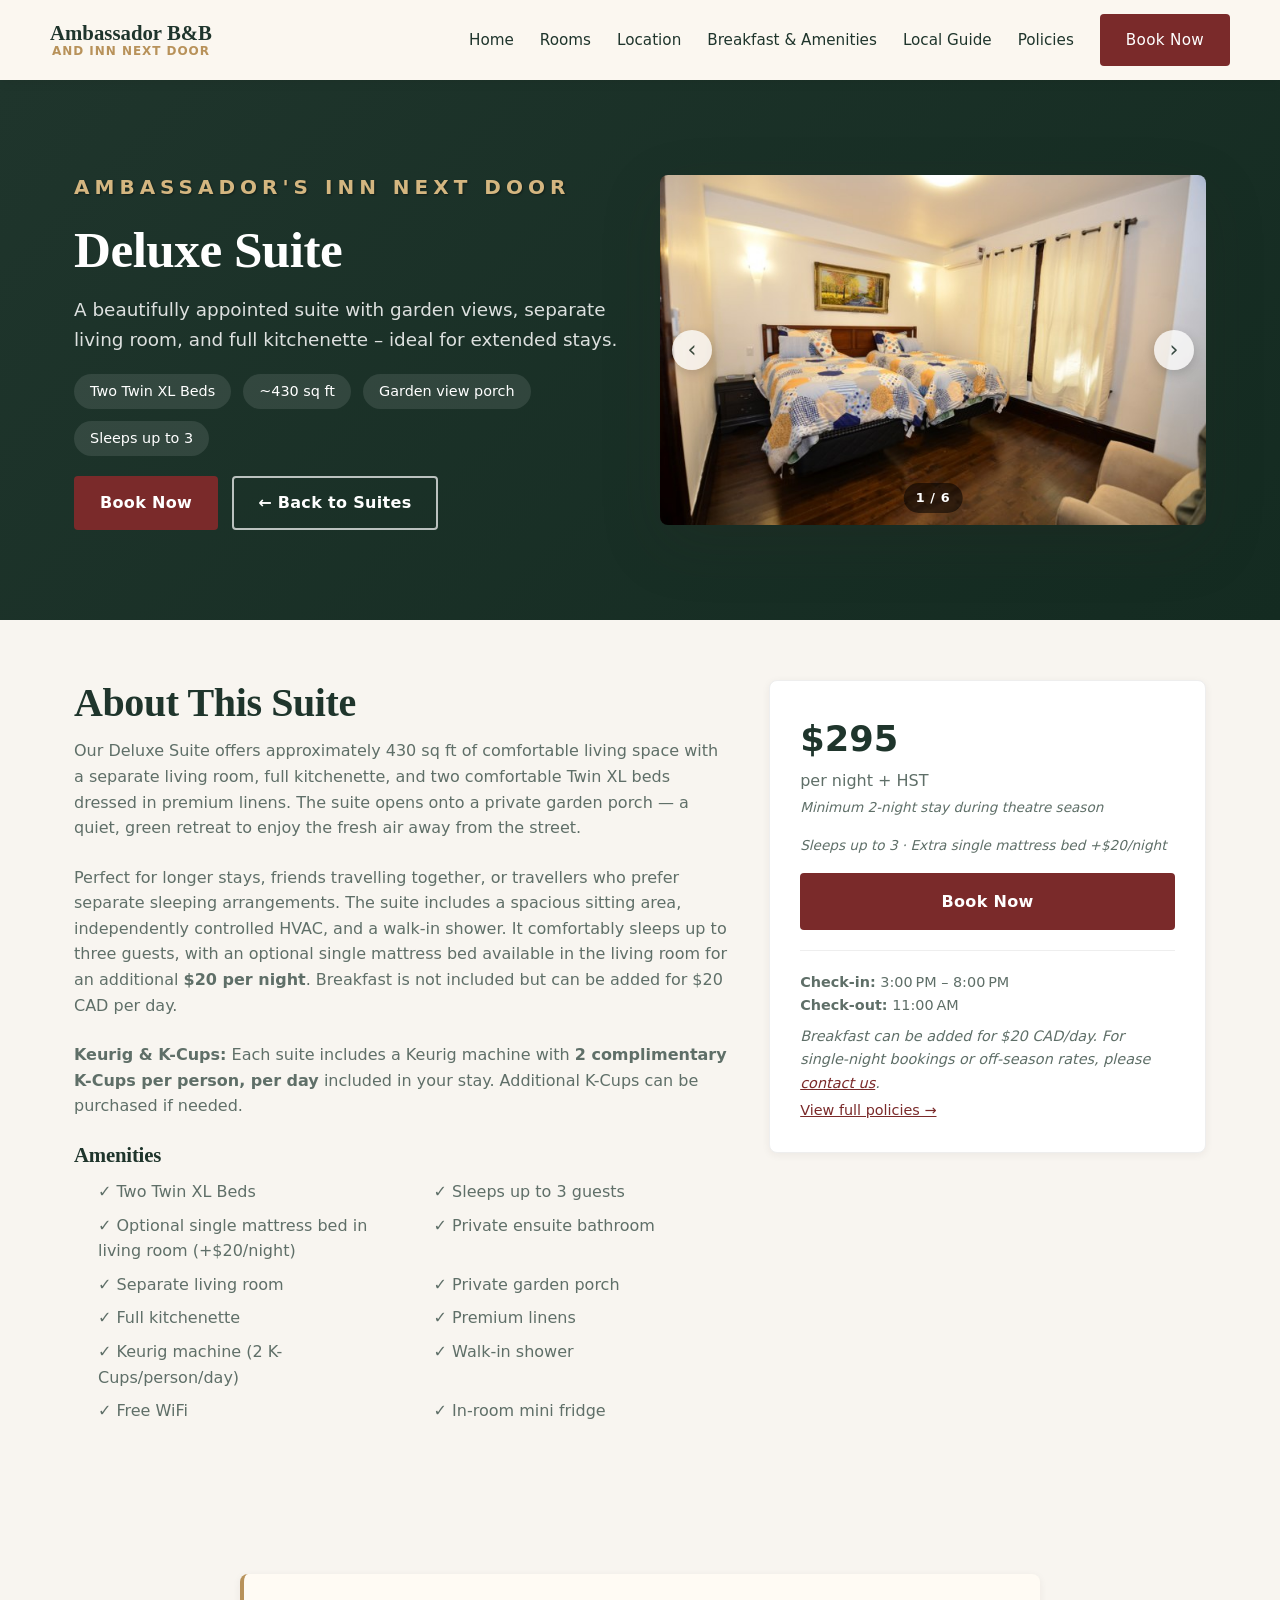
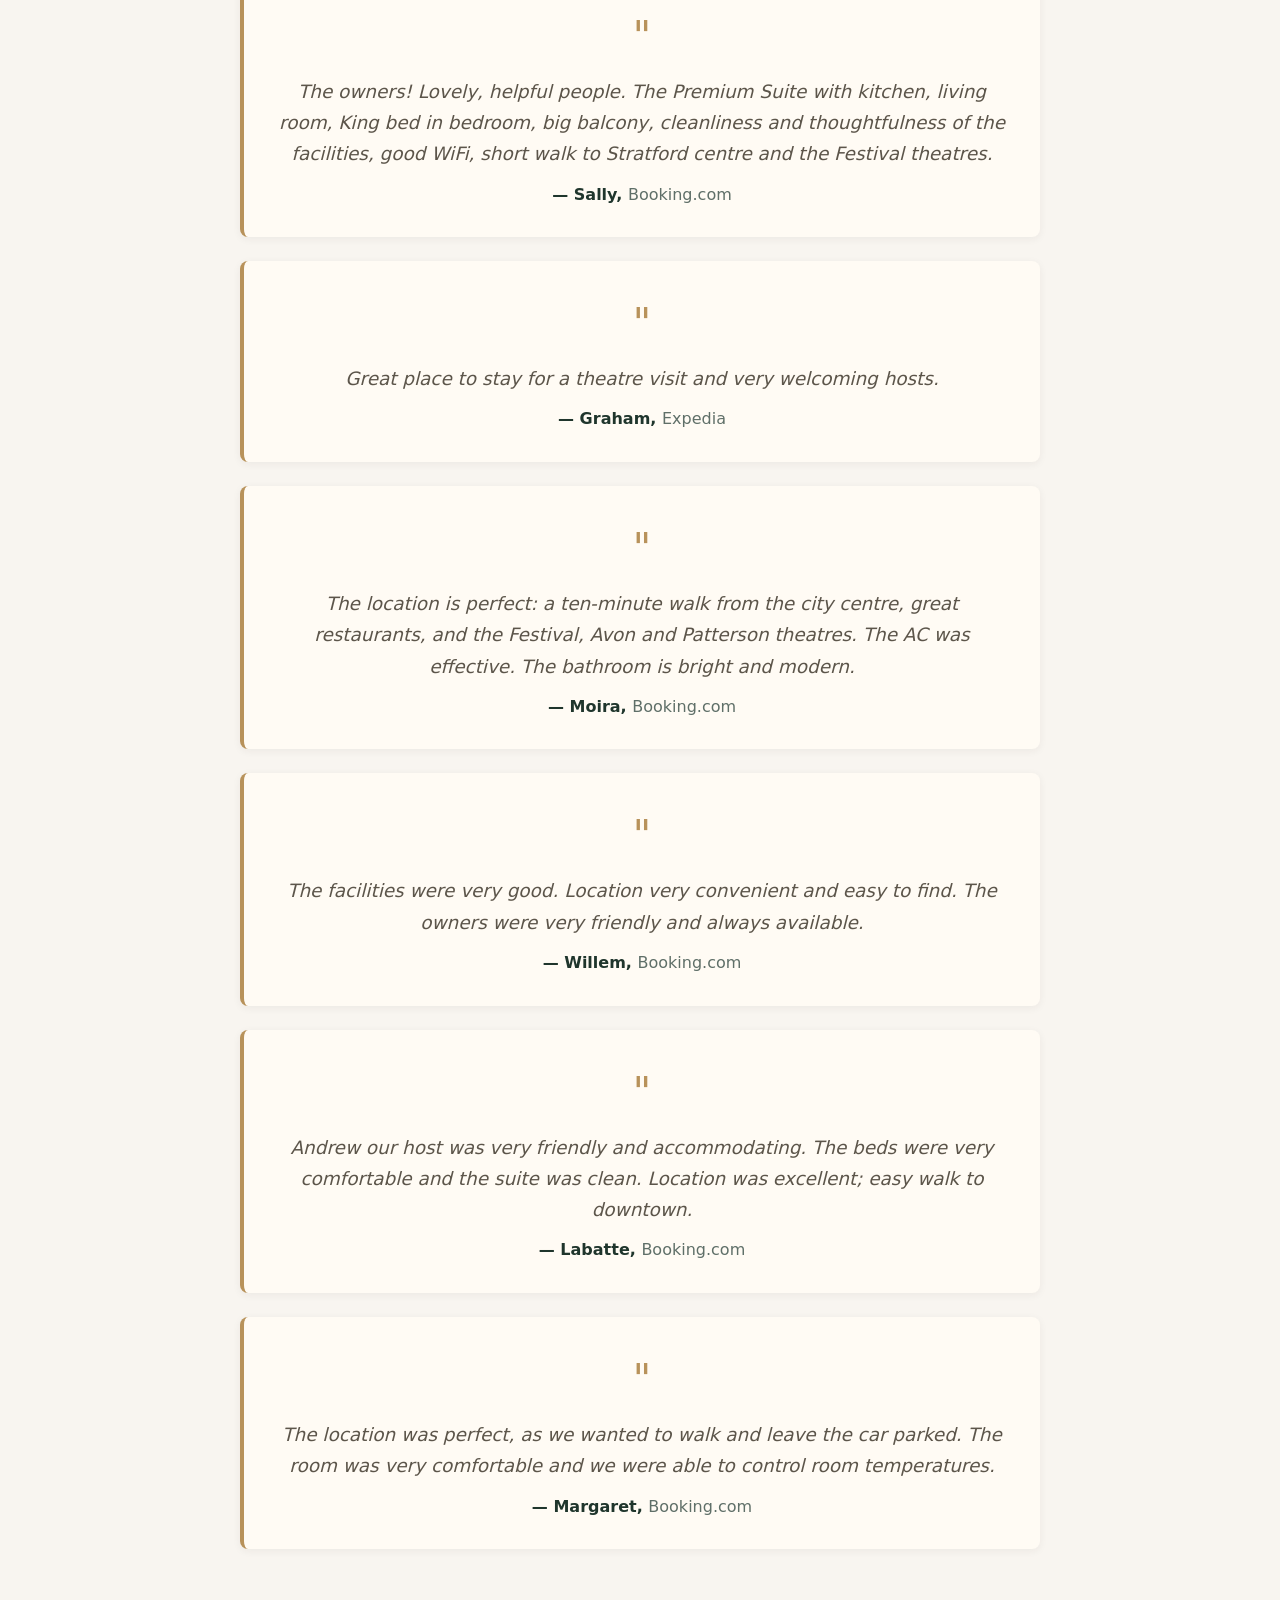
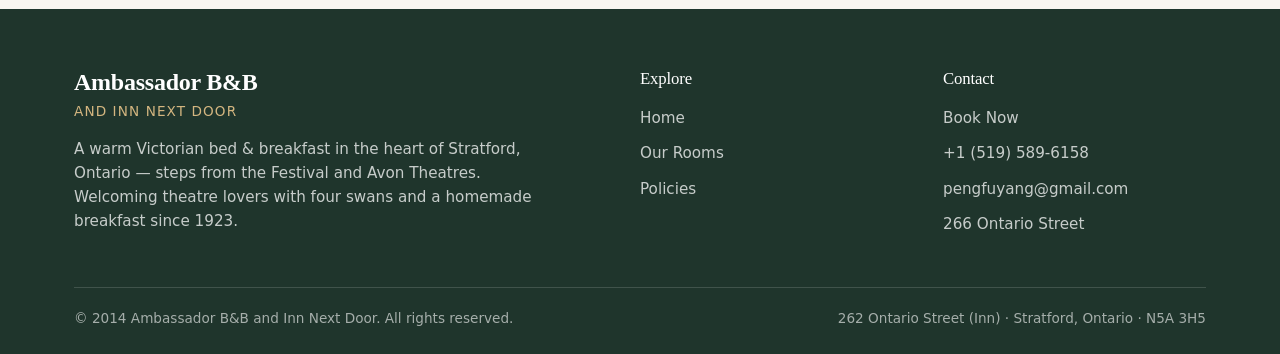
<file: room-deluxe-suite.html>
<!DOCTYPE html>
<html lang="en">
<head>
  <meta charset="UTF-8" />
  <meta name="viewport" content="width=device-width, initial-scale=1.0" />
  <title>Deluxe Suite – Ambassador's Inn Next Door | Stratford</title>
  <meta name="description" content="Book our Deluxe Suite at Ambassador's Inn Next Door in Stratford. King bed, kitchenette, private garden porch, and premium amenities. $295/night + HST." />
  <link rel="stylesheet" href="style.css" />
  <link rel="canonical" href="https://ambassadorbbstratford.com/room-deluxe-suite.html" />
</head>
<body>

<!-- Header -->
<header class="site-header">
  <div class="container nav-inner">
    <a href="index.html" class="logo">
      <span class="logo-name">Ambassador B&amp;B</span>
      <span class="logo-sub">and Inn Next Door</span>
    </a>
    <nav class="main-nav" aria-label="Primary navigation">
      <a href="index.html">Home</a>
      <a href="index.html#rooms">Rooms</a>
      <a href="index.html#location">Location</a>
      <a href="index.html#breakfast">Breakfast &amp; Amenities</a>
      <a href="index.html#local-guide">Local Guide</a>
      <a href="policies.html">Policies</a>
      <a href="https://secure.guestserve.com/ambassador-b-and-b-and-inn/" target="_blank" class="btn btn-primary" style="color: #fff;">Book Now</a>
    </nav>
    <button class="menu-btn" id="menuBtn" aria-label="Toggle navigation">
      <span></span><span></span><span></span>
    </button>
  </div>
</header>

<!-- Mobile backdrop -->
<div class="mobile-backdrop" id="mobileBackdrop"></div>

<!-- Mobile menu -->
<aside class="mobile-menu" id="mobileMenu" role="dialog" aria-label="Mobile navigation">
  <div class="mobile-menu-head">
    <div style="font-family: Playfair Display, Georgia, serif; font-weight:600; color:var(--forest-dark);">Menu</div>
    <button id="closeMenu" aria-label="Close menu">✕</button>
  </div>
  <a href="index.html" class="mobile-nav-link">Home</a>
  <a href="index.html#rooms" class="mobile-nav-link">Rooms</a>
  <a href="index.html#location" class="mobile-nav-link">Location</a>
  <a href="index.html#breakfast" class="mobile-nav-link">Breakfast &amp; Amenities</a>
  <a href="index.html#local-guide" class="mobile-nav-link">Local Guide</a>
  <a href="policies.html" class="mobile-nav-link">Policies</a>
  <a href="https://secure.guestserve.com/ambassador-b-and-b-and-inn/" target="_blank" rel="noopener" class="btn btn-primary mobile-book" style="background:var(--forest);">Book Now</a>
</aside>

<!-- Room Hero -->
<section style="min-height:60vh; display:flex; align-items:center; background: linear-gradient(135deg, var(--forest-dark) 0%, #142b21 100%); color:#fff; padding:60px 0;">
  <div class="container">
    <div style="display:grid; grid-template-columns:1fr 1fr; gap:40px; align-items:center;">
      <div>
        <div class="hero-eyebrow">Ambassador's Inn Next Door</div>
        <h1 style="font-size:clamp(2.2rem,4vw,3.2rem); margin-bottom:16px; color:#fff;">Deluxe Suite</h1>
        <p style="font-size:1.15rem; color:rgba(255,255,255,0.85); margin-bottom:20px;">
          A beautifully appointed suite with garden views, separate living room, and full kitchenette – ideal for extended stays.
        </p>
        <div style="display:flex; flex-wrap:wrap; gap:12px; margin-bottom:20px;">
          <span style="background:rgba(255,255,255,0.1); padding:6px 16px; border-radius:999px; font-size:0.9rem;">Two Twin XL Beds</span>
          <span style="background:rgba(255,255,255,0.1); padding:6px 16px; border-radius:999px; font-size:0.9rem;">~430 sq ft</span>
          <span style="background:rgba(255,255,255,0.1); padding:6px 16px; border-radius:999px; font-size:0.9rem;">Garden view porch</span>
          <span style="background:rgba(255,255,255,0.1); padding:6px 16px; border-radius:999px; font-size:0.9rem;">Sleeps up to 3</span>
        </div>
        <div style="display:flex; gap:14px; flex-wrap:wrap;">
          <a href="https://secure.guestserve.com/ambassador-b-and-b-and-inn/" target="_blank" class="btn btn-primary">Book Now</a>
          <a href="index.html#inn-suites" class="btn btn-ghost">← Back to Suites</a>
        </div>
      </div>
      <div>
        <div class="hero-image-rotator" id="roomGallery">
  <img src="images/deluxe-suite-1.jpg" alt="Deluxe Suite view 1" class="room-gallery-slide active" />
  <img src="images/deluxe-suite-2.jpg" alt="Deluxe Suite view 2" class="room-gallery-slide" />
  <img src="images/deluxe-suite-3.jpg" alt="Deluxe Suite view 3" class="room-gallery-slide" />
  <img src="images/deluxe-suite-4.jpg" alt="Deluxe Suite view 4" class="room-gallery-slide" />
  <img src="images/deluxe-suite-5.jpg" alt="Deluxe Suite view 5" class="room-gallery-slide" />
  <img src="images/deluxe-suite-6.jpg" alt="Deluxe Suite view 6" class="room-gallery-slide" />

  <div class="room-gallery-caption" id="roomGalleryCounter">1 / 6</div>
  <button class="room-gallery-arrow room-gallery-prev" id="roomGalleryPrev" aria-label="Previous image">‹</button>
  <button class="room-gallery-arrow room-gallery-next" id="roomGalleryNext" aria-label="Next image">›</button>
</div>
    </div>
  </div>
</section>

<!-- Details & Amenities -->
<section class="section" style="padding:60px 0;">
  <div class="container">
    <div style="display:grid; grid-template-columns:1.5fr 1fr; gap:40px;">
      <div>
        <h2 style="margin-bottom:12px;">About This Suite</h2>
<p style="color:var(--muted); margin-bottom:24px;">
  Our Deluxe Suite offers approximately 430 sq ft of comfortable living space with a separate living room, full kitchenette, and two comfortable Twin XL beds dressed in premium linens. The suite opens onto a private garden porch — a quiet, green retreat to enjoy the fresh air away from the street.
</p>
<p style="color:var(--muted); margin-bottom:24px;">
  Perfect for longer stays, friends travelling together, or travellers who prefer separate sleeping arrangements. The suite includes a spacious sitting area, independently controlled HVAC, and a walk-in shower. It comfortably sleeps up to three guests, with an optional single mattress bed available in the living room for an additional <strong>$20 per night</strong>. Breakfast is not included but can be added for $20 CAD per day.
</p>
<p style="color:var(--muted); margin-bottom:24px;">
  <strong>Keurig &amp; K-Cups:</strong> Each suite includes a Keurig machine with <strong>2 complimentary K-Cups per person, per day</strong> included in your stay. Additional K-Cups can be purchased if needed.
</p>
        <h3 style="margin-bottom:12px;">Amenities</h3>
        <ul style="display:grid; grid-template-columns:1fr 1fr; gap:8px 16px; list-style:none; padding:0; margin-bottom:30px;">
  <li style="position:relative; padding-left:24px; color:var(--muted);">✓ Two Twin XL Beds</li>
  <li style="position:relative; padding-left:24px; color:var(--muted);">✓ Sleeps up to 3 guests</li>
  <li style="position:relative; padding-left:24px; color:var(--muted);">✓ Optional single mattress bed in living room (+$20/night)</li>
  <li style="position:relative; padding-left:24px; color:var(--muted);">✓ Private ensuite bathroom</li>
  <li style="position:relative; padding-left:24px; color:var(--muted);">✓ Separate living room</li>
  <li style="position:relative; padding-left:24px; color:var(--muted);">✓ Private garden porch</li>
  <li style="position:relative; padding-left:24px; color:var(--muted);">✓ Full kitchenette</li>
  <li style="position:relative; padding-left:24px; color:var(--muted);">✓ Premium linens</li>
  <li style="position:relative; padding-left:24px; color:var(--muted);">✓ Keurig machine (2 K-Cups/person/day)</li>
  <li style="position:relative; padding-left:24px; color:var(--muted);">✓ Walk-in shower</li>
  <li style="position:relative; padding-left:24px; color:var(--muted);">✓ Free WiFi</li>
  <li style="position:relative; padding-left:24px; color:var(--muted);">✓ In-room mini fridge</li>
</ul>
      </div>
      <!-- Pricing & Booking Sidebar -->
      <div style="background:var(--white); border:1px solid #eee; border-radius:var(--radius-md); padding:30px; box-shadow:var(--shadow-sm); align-self:start;">
        <div style="font-size:2.2rem; font-weight:700; color:var(--forest-dark);">$295</div>
        <div style="color:var(--muted); margin-bottom:4px;">per night + HST</div>
        <div style="color:var(--muted); font-size:0.85rem; margin-bottom:16px; font-style:italic;">Minimum 2-night stay during theatre season</div>
        <div style="color:var(--muted); font-size:0.85rem; margin-bottom:16px; font-style:italic;">Sleeps up to 3 · Extra single mattress bed +$20/night</div>
        <a href="https://secure.guestserve.com/ambassador-b-and-b-and-inn/" target="_blank" class="btn btn-primary" style="width:100%; text-align:center; padding:14px;">Book Now</a>
        <hr style="margin:20px 0; border:0; border-top:1px solid #eee;">
        <div style="font-size:0.9rem; color:var(--muted);">
          <p><strong>Check‑in:</strong> 3:00 PM – 8:00 PM</p>
          <p><strong>Check‑out:</strong> 11:00 AM</p>
          <p style="margin-top:8px; font-style:italic;">Breakfast can be added for $20 CAD/day. For single-night bookings or off-season rates, please <a href="index.html#contact" style="color:var(--wine); text-decoration:underline;">contact us</a>.</p>
          <p style="margin-top:4px;"><a href="policies.html" style="color:var(--wine); text-decoration:underline;">View full policies →</a></p>
        </div>
      </div>
    </div>
  </div>
</section>

<!-- Guest Reviews for Inn Suite Pages -->
<section class="section" style="padding:60px 0;">
  <div class="container text-center">
    <div style="max-width: 800px; margin: 0 auto;">

      <!-- Review 1: Sally (Booking.com) -->
      <div style="background: var(--ivory); border-radius: var(--radius-md); padding: 30px; box-shadow: var(--shadow-sm); margin-bottom: 24px; border-left: 4px solid var(--gold);">
        <div style="font-size: 2.5rem; color: var(--gold); margin-bottom: 8px;">"</div>
        <blockquote style="font-size: 1.15rem; line-height: 1.7; color: var(--text-soft); font-style: italic;">
          The owners! Lovely, helpful people. The Premium Suite with kitchen, living room, King bed in bedroom, big balcony, cleanliness and thoughtfulness of the facilities, good WiFi, short walk to Stratford centre and the Festival theatres.
        </blockquote>
        <cite style="display: block; margin-top: 12px; font-style: normal; font-weight: 600; color: var(--forest-dark);">— Sally, <span style="font-weight: 400; color: var(--muted);">Booking.com</span></cite>
      </div>

      <!-- Review 2: Graham (Expedia) -->
      <div style="background: var(--ivory); border-radius: var(--radius-md); padding: 30px; box-shadow: var(--shadow-sm); margin-bottom: 24px; border-left: 4px solid var(--gold);">
        <div style="font-size: 2.5rem; color: var(--gold); margin-bottom: 8px;">"</div>
        <blockquote style="font-size: 1.15rem; line-height: 1.7; color: var(--text-soft); font-style: italic;">
          Great place to stay for a theatre visit and very welcoming hosts.
        </blockquote>
        <cite style="display: block; margin-top: 12px; font-style: normal; font-weight: 600; color: var(--forest-dark);">— Graham, <span style="font-weight: 400; color: var(--muted);">Expedia</span></cite>
      </div>

      <!-- Review 3: Moira (Booking.com) -->
      <div style="background: var(--ivory); border-radius: var(--radius-md); padding: 30px; box-shadow: var(--shadow-sm); margin-bottom: 24px; border-left: 4px solid var(--gold);">
        <div style="font-size: 2.5rem; color: var(--gold); margin-bottom: 8px;">"</div>
        <blockquote style="font-size: 1.15rem; line-height: 1.7; color: var(--text-soft); font-style: italic;">
          The location is perfect: a ten-minute walk from the city centre, great restaurants, and the Festival, Avon and Patterson theatres. The AC was effective. The bathroom is bright and modern.
        </blockquote>
        <cite style="display: block; margin-top: 12px; font-style: normal; font-weight: 600; color: var(--forest-dark);">— Moira, <span style="font-weight: 400; color: var(--muted);">Booking.com</span></cite>
      </div>

      <!-- Review 4: Willem (Booking.com) -->
      <div style="background: var(--ivory); border-radius: var(--radius-md); padding: 30px; box-shadow: var(--shadow-sm); margin-bottom: 24px; border-left: 4px solid var(--gold);">
        <div style="font-size: 2.5rem; color: var(--gold); margin-bottom: 8px;">"</div>
        <blockquote style="font-size: 1.15rem; line-height: 1.7; color: var(--text-soft); font-style: italic;">
          The facilities were very good. Location very convenient and easy to find. The owners were very friendly and always available.
        </blockquote>
        <cite style="display: block; margin-top: 12px; font-style: normal; font-weight: 600; color: var(--forest-dark);">— Willem, <span style="font-weight: 400; color: var(--muted);">Booking.com</span></cite>
      </div>

      <!-- Review 5: Labatte (Booking.com) -->
      <div style="background: var(--ivory); border-radius: var(--radius-md); padding: 30px; box-shadow: var(--shadow-sm); margin-bottom: 24px; border-left: 4px solid var(--gold);">
        <div style="font-size: 2.5rem; color: var(--gold); margin-bottom: 8px;">"</div>
        <blockquote style="font-size: 1.15rem; line-height: 1.7; color: var(--text-soft); font-style: italic;">
          Andrew our host was very friendly and accommodating. The beds were very comfortable and the suite was clean. Location was excellent; easy walk to downtown.
        </blockquote>
        <cite style="display: block; margin-top: 12px; font-style: normal; font-weight: 600; color: var(--forest-dark);">— Labatte, <span style="font-weight: 400; color: var(--muted);">Booking.com</span></cite>
      </div>

      <!-- Review 6: Margaret (Booking.com) -->
      <div style="background: var(--ivory); border-radius: var(--radius-md); padding: 30px; box-shadow: var(--shadow-sm); border-left: 4px solid var(--gold);">
        <div style="font-size: 2.5rem; color: var(--gold); margin-bottom: 8px;">"</div>
        <blockquote style="font-size: 1.15rem; line-height: 1.7; color: var(--text-soft); font-style: italic;">
          The location was perfect, as we wanted to walk and leave the car parked. The room was very comfortable and we were able to control room temperatures.
        </blockquote>
        <cite style="display: block; margin-top: 12px; font-style: normal; font-weight: 600; color: var(--forest-dark);">— Margaret, <span style="font-weight: 400; color: var(--muted);">Booking.com</span></cite>
      </div>

    </div>
  </div>
</section>

<!-- Footer -->
<footer class="footer">
  <div class="container">
    <div class="footer-grid">
      <div class="footer-brand">
        <h3>Ambassador B&amp;B</h3>
        <div class="footer-brand-sub">and Inn Next Door</div>
        <p>A warm Victorian bed &amp; breakfast in the heart of Stratford, Ontario — steps from the Festival and Avon Theatres. Welcoming theatre lovers with four swans and a homemade breakfast since 1923.</p>
      </div>
      <div class="footer-col">
        <h4>Explore</h4>
        <ul>
          <li><a href="index.html">Home</a></li>
          <li><a href="index.html#rooms">Our Rooms</a></li>
          <li><a href="policies.html">Policies</a></li>
        </ul>
      </div>
      <div class="footer-col">
        <h4>Contact</h4>
        <ul>
          <li><a href="https://secure.guestserve.com/ambassador-b-and-b-and-inn/" target="_blank">Book Now</a></li>
          <li><a href="tel:+15195896158">+1 (519) 589-6158</a></li>
          <li><a href="mailto:pengfuyang@gmail.com">pengfuyang@gmail.com</a></li>
          <li><a href="https://maps.google.com/?q=266+Ontario+St+Stratford+ON">266 Ontario Street</a></li>
        </ul>
      </div>
    </div>
    <div class="footer-bottom">
      <span>© 2014 Ambassador B&amp;B and Inn Next Door. All rights reserved.</span>
      <span>262 Ontario Street (Inn) · Stratford, Ontario · N5A 3H5</span>
    </div>
  </div>
</footer>

  <!-- ... all your HTML content ... -->

  <script src="script.js"></script>
</body>
</html>
</file>
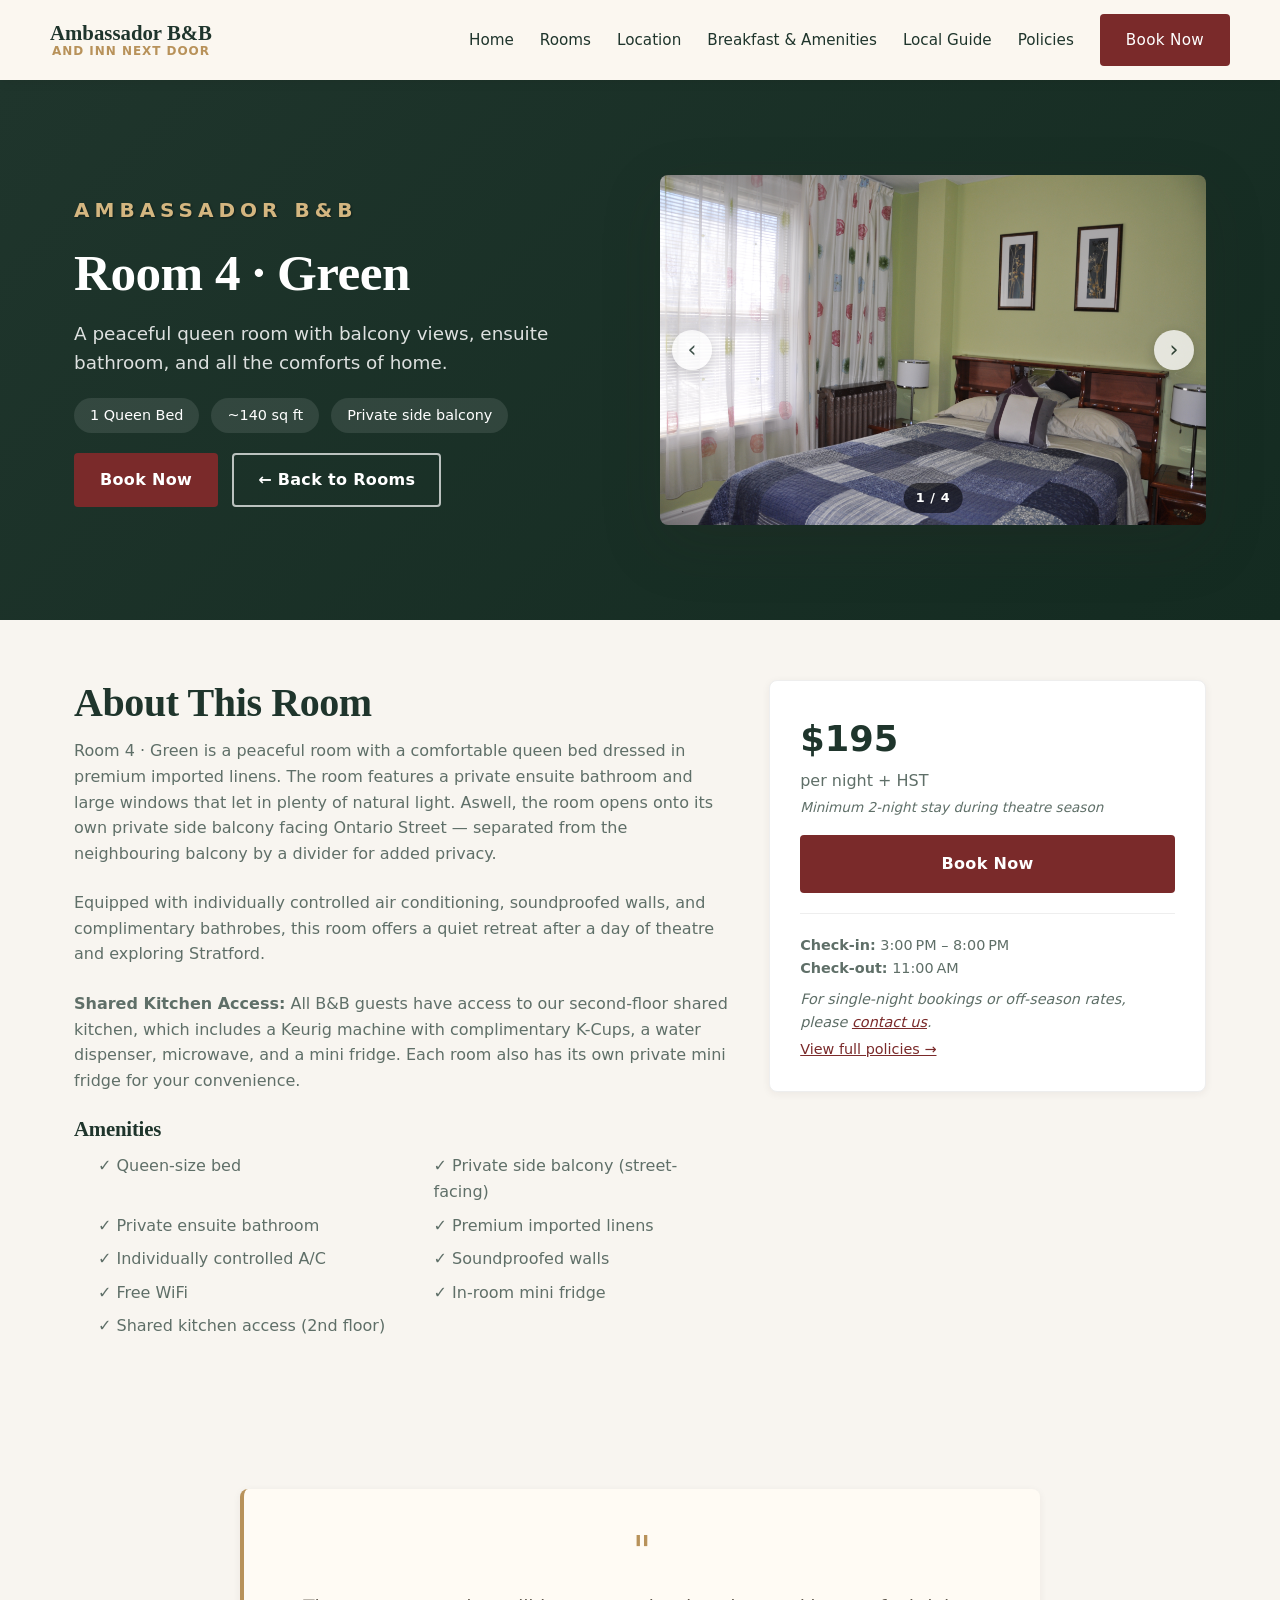
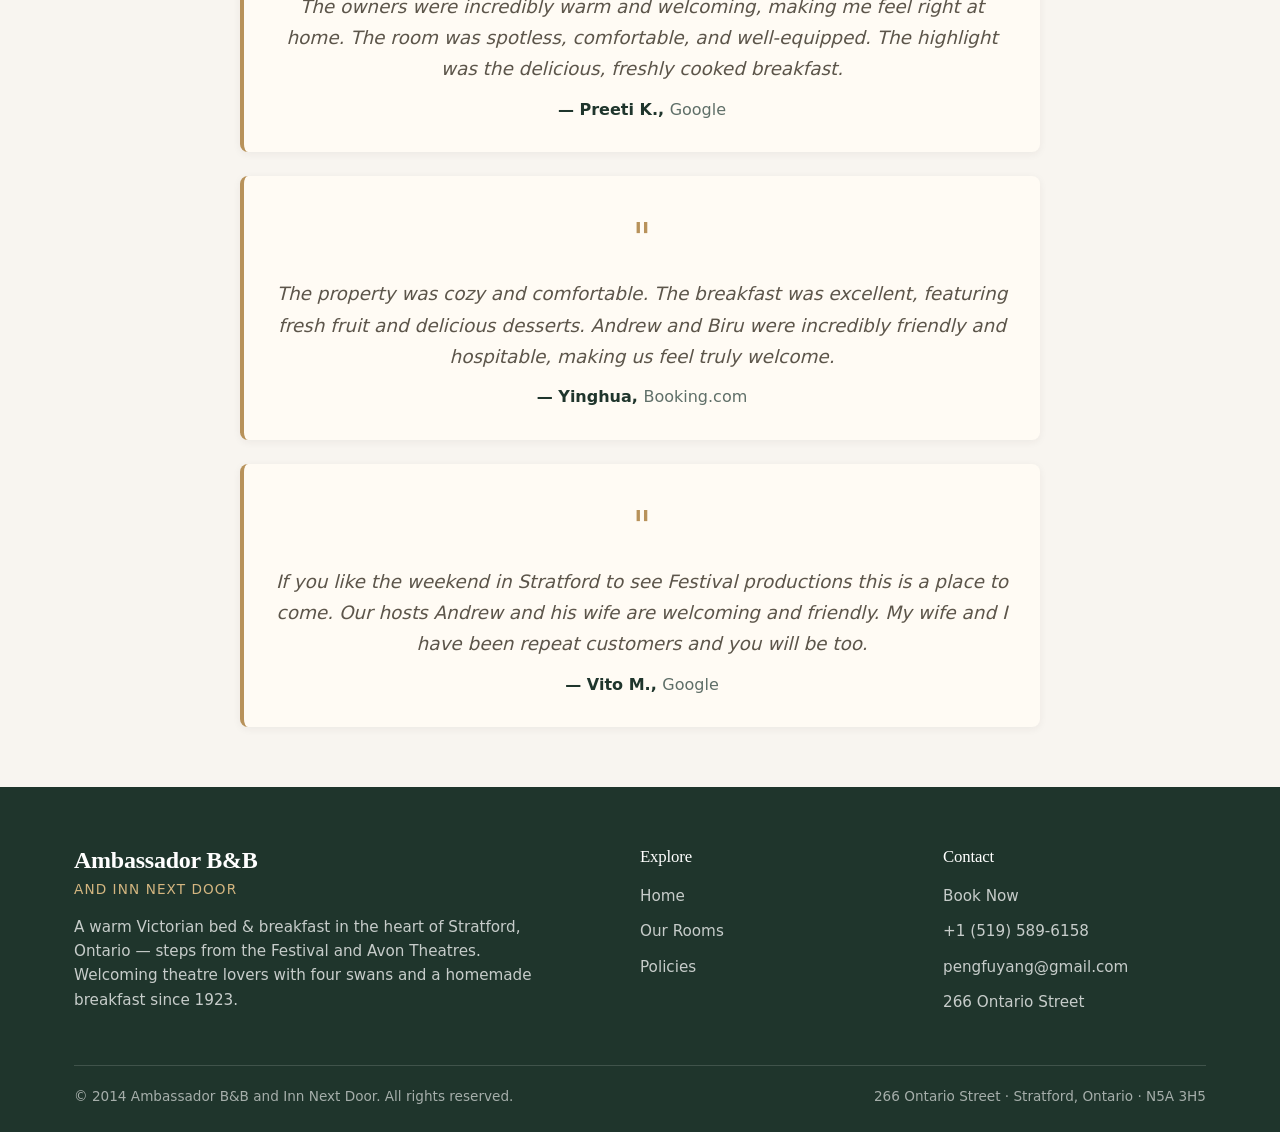
<file: room-green.html>
<!DOCTYPE html>
<html lang="en">
<head>
  <meta charset="UTF-8" />
  <meta name="viewport" content="width=device-width, initial-scale=1.0" />
  <title>Room 4 · Green – Ambassador B&amp;B | Stratford</title>
  <meta name="description" content="Book our cozy Room 4 · Green at Ambassador B&B in Stratford. Queen bed, street-facing balcony, private ensuite, and homemade breakfast. $195/night + HST." />
  <link rel="stylesheet" href="style.css" />
  <link rel="canonical" href="https://ambassadorbbstratford.com/room-green.html" />
</head>
<body>

<!-- Header -->
<header class="site-header">
  <div class="container nav-inner">
    <a href="index.html" class="logo">
      <span class="logo-name">Ambassador B&amp;B</span>
      <span class="logo-sub">and Inn Next Door</span>
    </a>
    <nav class="main-nav" aria-label="Primary navigation">
      <a href="index.html">Home</a>
      <a href="index.html#rooms">Rooms</a>
      <a href="index.html#location">Location</a>
      <a href="index.html#breakfast">Breakfast &amp; Amenities</a>
      <a href="index.html#local-guide">Local Guide</a>
      <a href="policies.html">Policies</a>
      <a href="https://secure.guestserve.com/ambassador-b-and-b-and-inn/" target="_blank" rel="noopener" class="btn btn-primary" style="color: #fff;">Book Now</a>
    </nav>
    <button class="menu-btn" id="menuBtn" aria-label="Toggle navigation">
      <span></span><span></span><span></span>
    </button>
  </div>
</header>

<!-- Mobile backdrop -->
<div class="mobile-backdrop" id="mobileBackdrop"></div>

<!-- Mobile menu -->
<aside class="mobile-menu" id="mobileMenu" role="dialog" aria-label="Mobile navigation">
  <div class="mobile-menu-head">
    <div style="font-family: Playfair Display, Georgia, serif; font-weight:600; color:var(--forest-dark);">Menu</div>
    <button id="closeMenu" aria-label="Close menu">✕</button>
  </div>
  <a href="index.html" class="mobile-nav-link">Home</a>
  <a href="index.html#rooms" class="mobile-nav-link">Rooms</a>
  <a href="index.html#location" class="mobile-nav-link">Location</a>
  <a href="index.html#breakfast" class="mobile-nav-link">Breakfast &amp; Amenities</a>
  <a href="index.html#local-guide" class="mobile-nav-link">Local Guide</a>
  <a href="policies.html" class="mobile-nav-link">Policies</a>
  <a href="index.html#contact" class="mobile-nav-link" style="color:var(--wine); font-weight:600;">Book Now</a>
  <a href="https://secure.guestserve.com/ambassador-b-and-b-and-inn/" target="_blank" rel="noopener" class="btn btn-primary mobile-book" style="background:var(--forest);">Book Now</a>
</aside>

<!-- Room Hero -->
<section style="min-height:60vh; display:flex; align-items:center; background: linear-gradient(135deg, var(--forest-dark) 0%, #142b21 100%); color:#fff; padding:60px 0;">
  <div class="container">
    <div style="display:grid; grid-template-columns:1fr 1fr; gap:40px; align-items:center;">
      <div>
        <div class="hero-eyebrow">Ambassador B&amp;B</div>
        <h1 style="font-size:clamp(2.2rem,4vw,3.2rem); margin-bottom:16px; color:#fff;">Room 4 · Green</h1>
        <p style="font-size:1.15rem; color:rgba(255,255,255,0.85); margin-bottom:20px;">
          A peaceful queen room with balcony views, ensuite bathroom, and all the comforts of home.
        </p>
        <div style="display:flex; flex-wrap:wrap; gap:12px; margin-bottom:20px;">
          <span style="background:rgba(255,255,255,0.1); padding:6px 16px; border-radius:999px; font-size:0.9rem;">1 Queen Bed</span>
          <span style="background:rgba(255,255,255,0.1); padding:6px 16px; border-radius:999px; font-size:0.9rem;">~140 sq ft</span>
          <span style="background:rgba(255,255,255,0.1); padding:6px 16px; border-radius:999px; font-size:0.9rem;">Private side balcony</span>
        </div>
        <div style="display:flex; gap:14px; flex-wrap:wrap;">
          <a href="https://secure.guestserve.com/ambassador-b-and-b-and-inn/" target="_blank" class="btn btn-primary">Book Now</a>
          <a href="index.html#bnb-rooms" class="btn btn-ghost">← Back to Rooms</a>
        </div>
      </div>
      <div>
        <div class="hero-image-rotator" id="roomGallery">
  <img src="images/room-green-1.JPG" alt="Room 4 Green view 1" class="room-gallery-slide active" />
  <img src="images/room-green-2.jpg" alt="Room 4 Green view 2" class="room-gallery-slide" />
  <img src="images/room-green-3.JPG" alt="Room 4 Green view 3" class="room-gallery-slide" />
  <img src="images/balcony-2.jpg" alt="Room 4 Green private balcony" class="room-gallery-slide" />

  <div class="room-gallery-caption" id="roomGalleryCounter">1 / 3</div>
  <button class="room-gallery-arrow room-gallery-prev" id="roomGalleryPrev" aria-label="Previous image">‹</button>
  <button class="room-gallery-arrow room-gallery-next" id="roomGalleryNext" aria-label="Next image">›</button>
</div>
    </div>
  </div>
</section>

<!-- Details & Amenities -->
<section class="section" style="padding:60px 0;">
  <div class="container">
    <div style="display:grid; grid-template-columns:1.5fr 1fr; gap:40px;">
      <div>
        <h2 style="margin-bottom:12px;">About This Room</h2>
        <p style="color:var(--muted); margin-bottom:24px;">
          <!-- REPLACE: Description paragraph 1 -->
          Room 4 · Green is a peaceful room with a comfortable queen bed dressed in premium imported linens. The room features a private ensuite bathroom and large windows that let in plenty of natural light. Aswell, the room opens onto its own private side balcony facing Ontario Street — separated from the neighbouring balcony by a divider for added privacy.
        </p>
        <p style="color:var(--muted); margin-bottom:24px;">
          <!-- REPLACE: Description paragraph 2 -->
          Equipped with individually controlled air conditioning, soundproofed walls, and complimentary bathrobes, this room offers a quiet retreat after a day of theatre and exploring Stratford.
        </p>
        <p style="color:var(--muted); margin-bottom:24px;">
  <strong>Shared Kitchen Access:</strong> All B&B guests have access to our second-floor shared kitchen, which includes a Keurig machine with complimentary K-Cups, a water dispenser, microwave, and a mini fridge. Each room also has its own private mini fridge for your convenience.
</p>
        <h3 style="margin-bottom:12px;">Amenities</h3>
        <ul style="display:grid; grid-template-columns:1fr 1fr; gap:8px 16px; list-style:none; padding:0; margin-bottom:30px;">
  <li style="position:relative; padding-left:24px; color:var(--muted);">✓ Queen‑size bed</li>
  <li style="position:relative; padding-left:24px; color:var(--muted);">✓ Private side balcony (street-facing)</li>
  <li style="position:relative; padding-left:24px; color:var(--muted);">✓ Private ensuite bathroom</li>
  <li style="position:relative; padding-left:24px; color:var(--muted);">✓ Premium imported linens</li>
  <li style="position:relative; padding-left:24px; color:var(--muted);">✓ Individually controlled A/C</li>
  <li style="position:relative; padding-left:24px; color:var(--muted);">✓ Soundproofed walls</li>
  <li style="position:relative; padding-left:24px; color:var(--muted);">✓ Free WiFi</li>
  <li style="position:relative; padding-left:24px; color:var(--muted);">✓ In-room mini fridge</li>
  <li style="position:relative; padding-left:24px; color:var(--muted);">✓ Shared kitchen access (2nd floor)</li>
</ul>
      </div>
      <!-- Pricing & Booking Sidebar -->
      <div style="background:var(--white); border:1px solid #eee; border-radius:var(--radius-md); padding:30px; box-shadow:var(--shadow-sm); align-self:start;">
        <div style="font-size:2.2rem; font-weight:700; color:var(--forest-dark);">$195</div>
        <div style="color:var(--muted); margin-bottom:4px;">per night + HST</div>
        <div style="color:var(--muted); font-size:0.85rem; margin-bottom:16px; font-style:italic;">Minimum 2-night stay during theatre season</div>
        <a href="https://secure.guestserve.com/ambassador-b-and-b-and-inn/" target="_blank" class="btn btn-primary" style="width:100%; text-align:center; padding:14px;">Book Now</a>
        <hr style="margin:20px 0; border:0; border-top:1px solid #eee;">
        <div style="font-size:0.9rem; color:var(--muted);">
          <p><strong>Check‑in:</strong> 3:00 PM – 8:00 PM</p>
          <p><strong>Check‑out:</strong> 11:00 AM</p>
          <p style="margin-top:8px; font-style:italic;">For single-night bookings or off-season rates, please <a href="index.html#contact" style="color:var(--wine); text-decoration:underline;">contact us</a>.</p>
          <p style="margin-top:4px;"><a href="policies.html" style="color:var(--wine); text-decoration:underline;">View full policies →</a></p>
        </div>
      </div>
    </div>
  </div>
</section>

<!-- Guest Review -->
<section class="section" style="padding:60px 0;">
  <div class="container text-center">
    <div style="max-width: 800px; margin: 0 auto;">
      
      <!-- Review 1 -->
      <div style="background: var(--ivory); border-radius: var(--radius-md); padding: 30px; box-shadow: var(--shadow-sm); margin-bottom: 24px; border-left: 4px solid var(--gold);">
        <div style="font-size: 2.5rem; color: var(--gold); margin-bottom: 8px;">"</div>
        <blockquote style="font-size: 1.15rem; line-height: 1.7; color: var(--text-soft); font-style: italic;">
          The owners were incredibly warm and welcoming, making me feel right at home. The room was spotless, comfortable, and well-equipped. The highlight was the delicious, freshly cooked breakfast.
        </blockquote>
        <cite style="display: block; margin-top: 12px; font-style: normal; font-weight: 600; color: var(--forest-dark);">— Preeti K., <span style="font-weight: 400; color: var(--muted);">Google</span></cite>
      </div>

      <!-- Review 2 -->
      <div style="background: var(--ivory); border-radius: var(--radius-md); padding: 30px; box-shadow: var(--shadow-sm); margin-bottom: 24px; border-left: 4px solid var(--gold);">
        <div style="font-size: 2.5rem; color: var(--gold); margin-bottom: 8px;">"</div>
        <blockquote style="font-size: 1.15rem; line-height: 1.7; color: var(--text-soft); font-style: italic;">
          The property was cozy and comfortable. The breakfast was excellent, featuring fresh fruit and delicious desserts. Andrew and Biru were incredibly friendly and hospitable, making us feel truly welcome.
        </blockquote>
        <cite style="display: block; margin-top: 12px; font-style: normal; font-weight: 600; color: var(--forest-dark);">— Yinghua, <span style="font-weight: 400; color: var(--muted);">Booking.com</span></cite>
      </div>

      <!-- Review 3 -->
      <div style="background: var(--ivory); border-radius: var(--radius-md); padding: 30px; box-shadow: var(--shadow-sm); border-left: 4px solid var(--gold);">
        <div style="font-size: 2.5rem; color: var(--gold); margin-bottom: 8px;">"</div>
        <blockquote style="font-size: 1.15rem; line-height: 1.7; color: var(--text-soft); font-style: italic;">
          If you like the weekend in Stratford to see Festival productions this is a place to come. Our hosts Andrew and his wife are welcoming and friendly. My wife and I have been repeat customers and you will be too.
        </blockquote>
        <cite style="display: block; margin-top: 12px; font-style: normal; font-weight: 600; color: var(--forest-dark);">— Vito M., <span style="font-weight: 400; color: var(--muted);">Google</span></cite>
      </div>

    </div>
  </div>
</section>

<!-- Footer -->
<footer class="footer">
  <div class="container">
    <div class="footer-grid">
      <div class="footer-brand">
        <h3>Ambassador B&amp;B</h3>
        <div class="footer-brand-sub">and Inn Next Door</div>
        <p>A warm Victorian bed &amp; breakfast in the heart of Stratford, Ontario — steps from the Festival and Avon Theatres. Welcoming theatre lovers with four swans and a homemade breakfast since 1923.</p>
      </div>
      <div class="footer-col">
        <h4>Explore</h4>
        <ul>
          <li><a href="index.html">Home</a></li>
          <li><a href="index.html#rooms">Our Rooms</a></li>
          <li><a href="policies.html">Policies</a></li>
        </ul>
      </div>
      <div class="footer-col">
        <h4>Contact</h4>
        <ul>
          <li><a href="https://secure.guestserve.com/ambassador-b-and-b-and-inn/" target="_blank">Book Now</a></li>
          <li><a href="tel:+15195896158">+1 (519) 589-6158</a></li>
          <li><a href="mailto:pengfuyang@gmail.com">pengfuyang@gmail.com</a></li>
          <li><a href="https://maps.google.com/?q=266+Ontario+St+Stratford+ON">266 Ontario Street</a></li>
        </ul>
      </div>
    </div>
    <div class="footer-bottom">
      <span>© 2014 Ambassador B&amp;B and Inn Next Door. All rights reserved.</span>
      <span>266 Ontario Street · Stratford, Ontario · N5A 3H5</span>
    </div>
  </div>
</footer>

  <!-- ... all your HTML content ... -->

  <script src="script.js"></script>
</body>
</html>
</file>
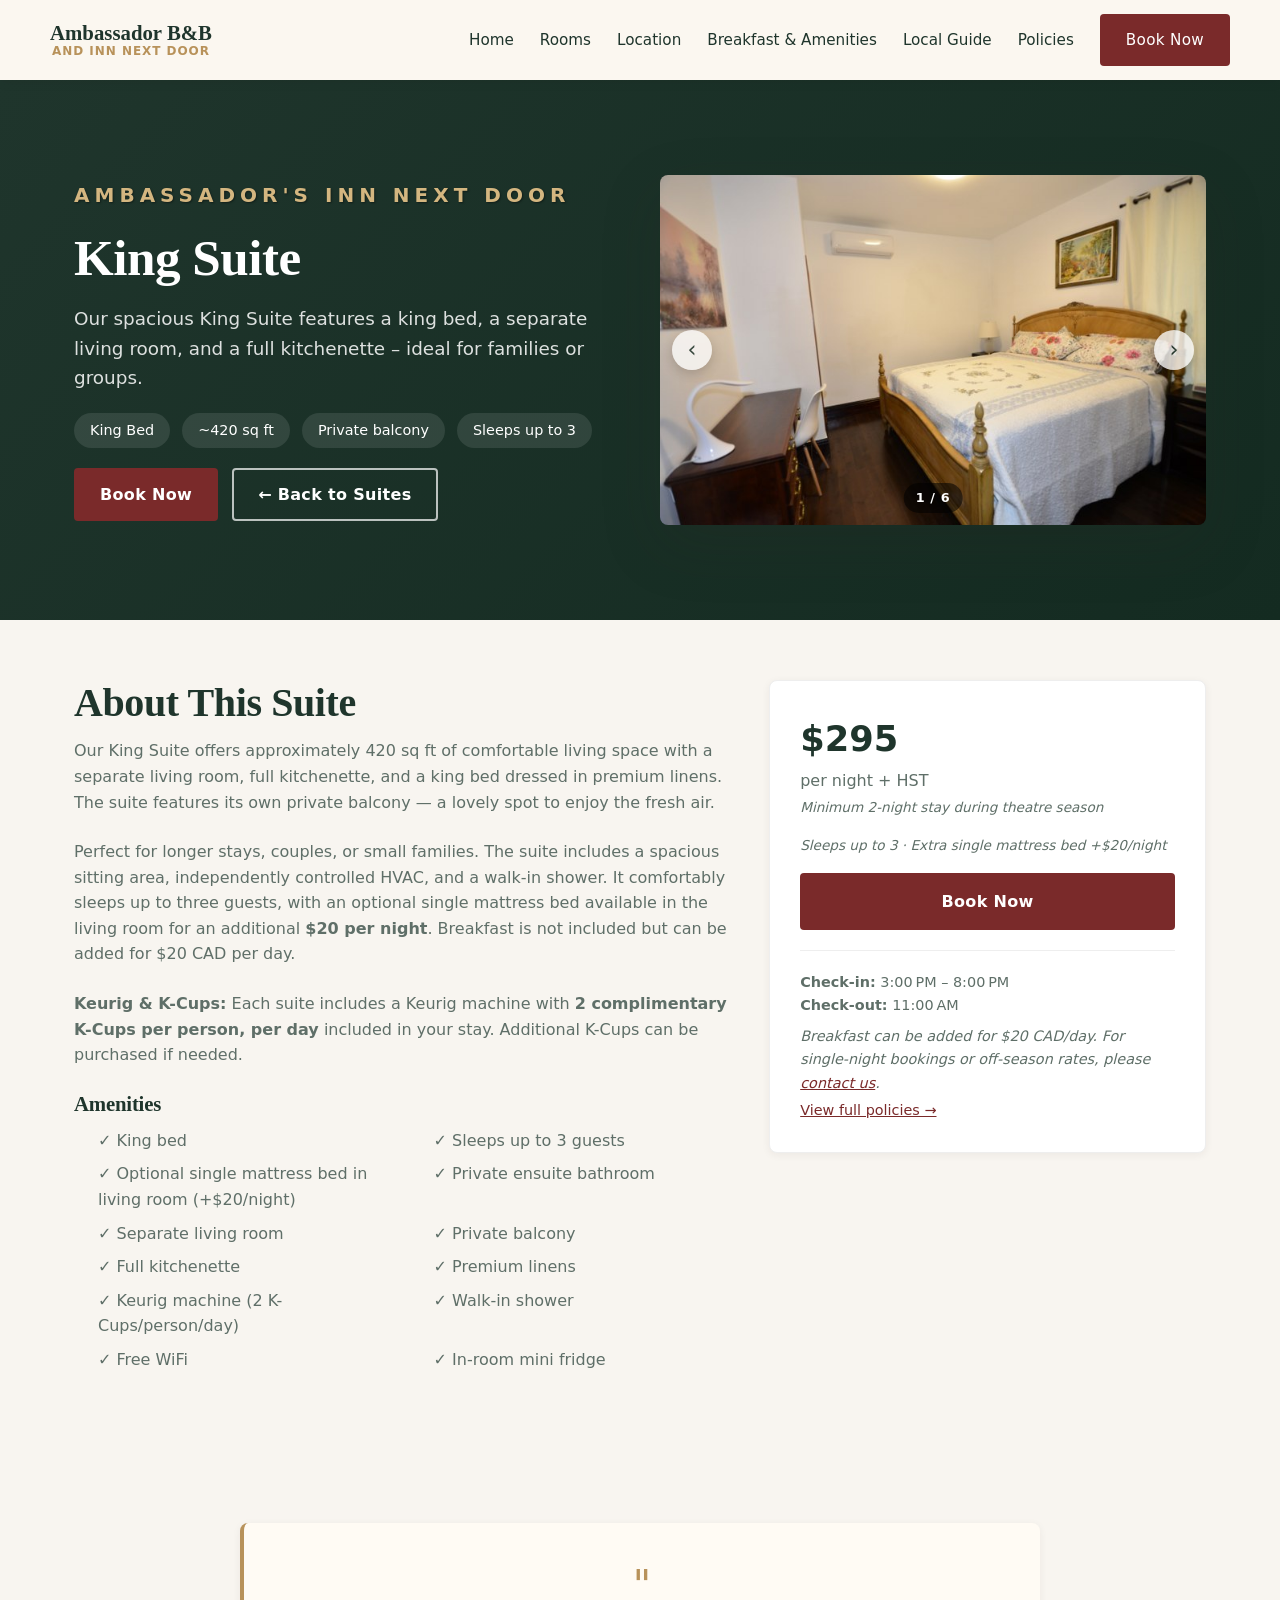
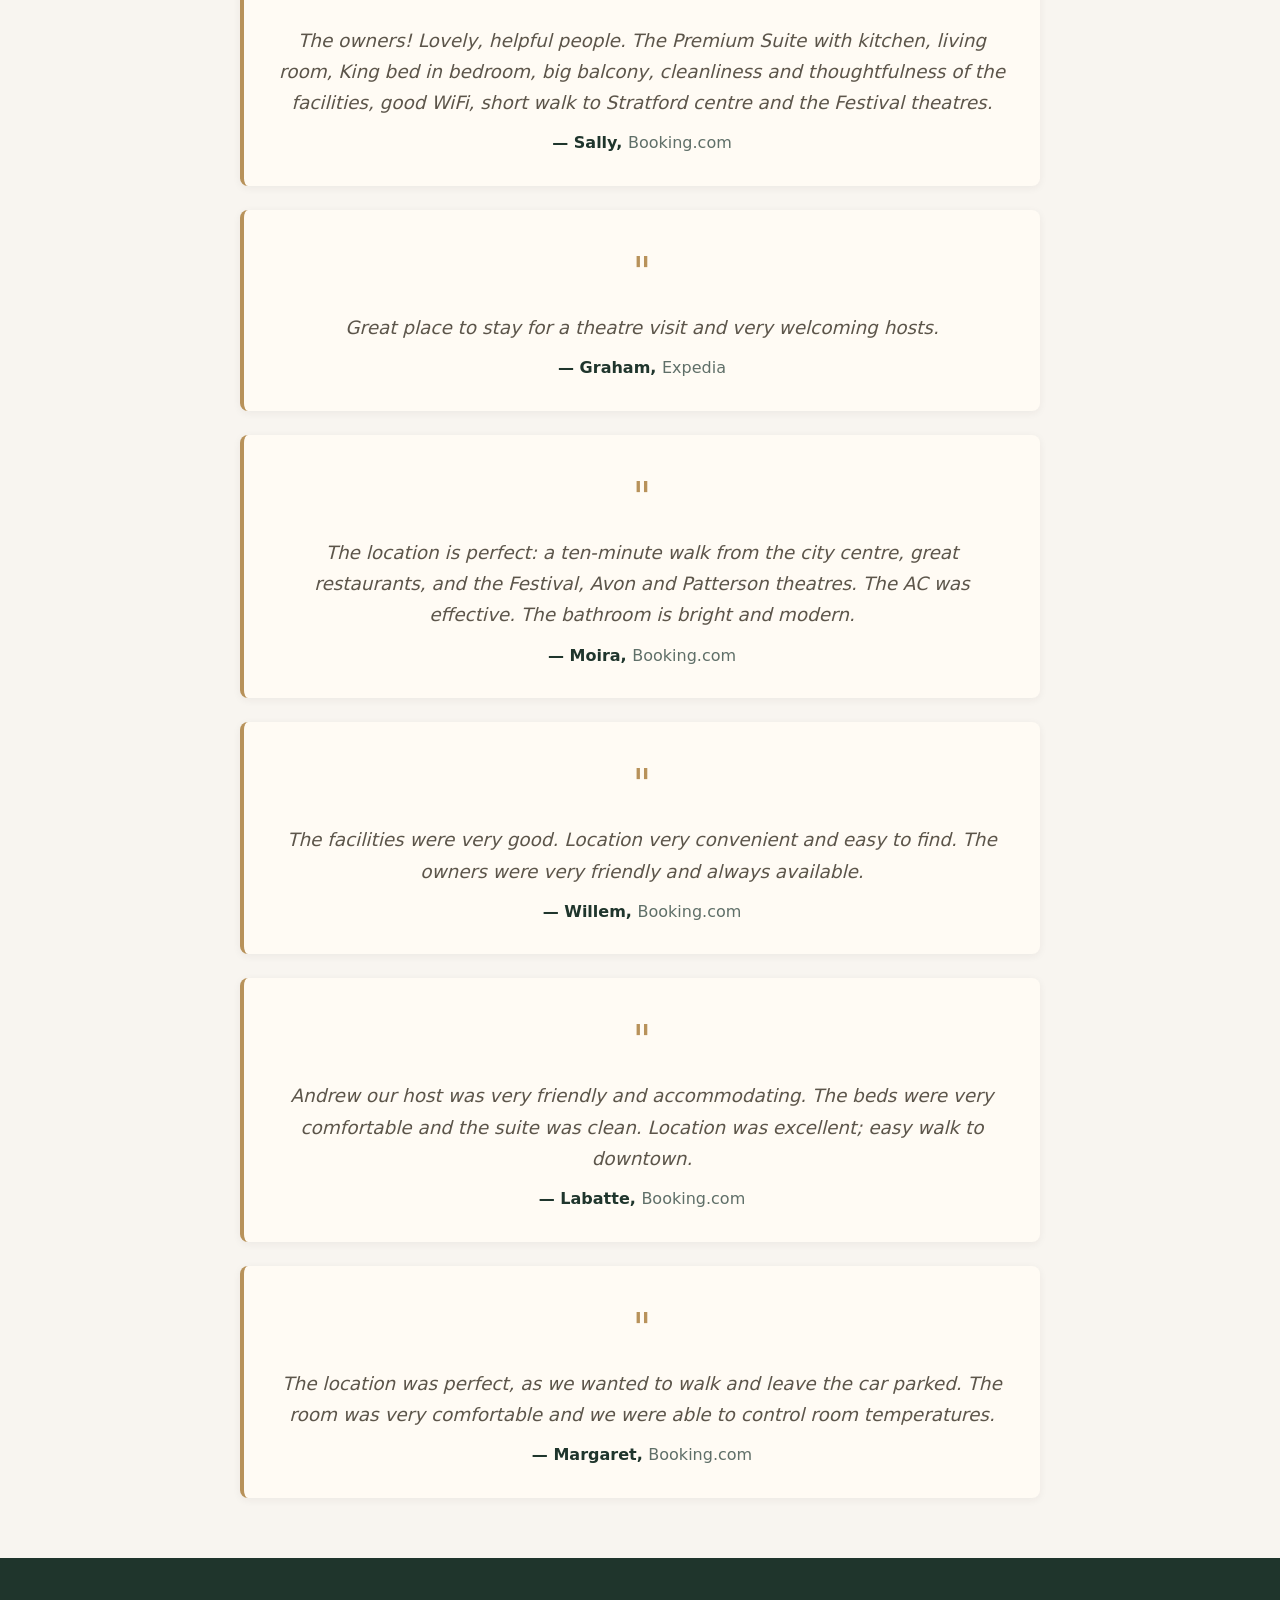
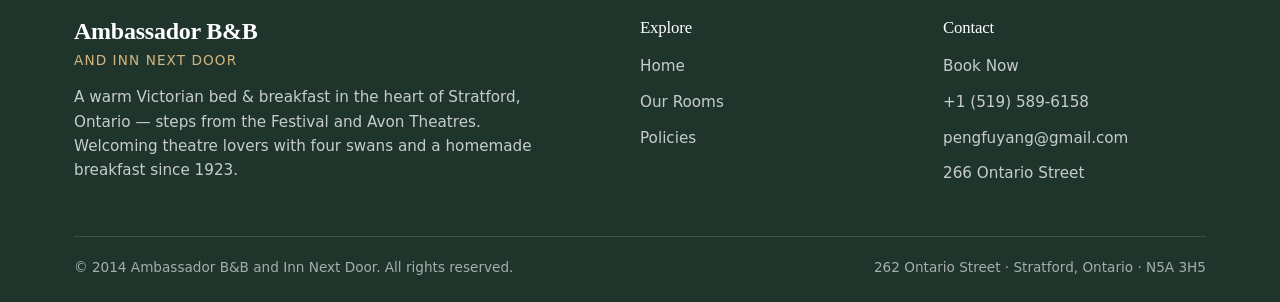
<file: room-king-suite.html>
<!DOCTYPE html>
<html lang="en">
<head>
  <meta charset="UTF-8" />
  <meta name="viewport" content="width=device-width, initial-scale=1.0" />
  <title>King Suite – Ambassador's Inn Next Door | Stratford</title>
  <meta name="description" content="Book our King Suite at Ambassador's Inn Next Door in Stratford. King bed, kitchenette, private balcony, and premium amenities. $295/night + HST." />
  <link rel="stylesheet" href="style.css" />
  <link rel="canonical" href="https://ambassadorbbstratford.com/room-king-suite.html" />
</head>
<body>

<!-- Header -->
<header class="site-header">
  <div class="container nav-inner">
    <a href="index.html" class="logo">
      <span class="logo-name">Ambassador B&amp;B</span>
      <span class="logo-sub">and Inn Next Door</span>
    </a>
    <nav class="main-nav" aria-label="Primary navigation">
      <a href="index.html">Home</a>
      <a href="index.html#rooms">Rooms</a>
      <a href="index.html#location">Location</a>
      <a href="index.html#breakfast">Breakfast &amp; Amenities</a>
      <a href="index.html#local-guide">Local Guide</a>
      <a href="policies.html">Policies</a>
      <a href="https://secure.guestserve.com/ambassador-b-and-b-and-inn/" target="_blank" class="btn btn-primary" style="color: #fff;">Book Now</a>
    </nav>
    <button class="menu-btn" id="menuBtn" aria-label="Toggle navigation">
      <span></span><span></span><span></span>
    </button>
  </div>
</header>

<!-- Mobile backdrop -->
<div class="mobile-backdrop" id="mobileBackdrop"></div>

<!-- Mobile menu -->
<aside class="mobile-menu" id="mobileMenu" role="dialog" aria-label="Mobile navigation">
  <div class="mobile-menu-head">
    <div style="font-family: Playfair Display, Georgia, serif; font-weight:600; color:var(--forest-dark);">Menu</div>
    <button id="closeMenu" aria-label="Close menu">✕</button>
  </div>
  <a href="index.html" class="mobile-nav-link">Home</a>
  <a href="index.html#rooms" class="mobile-nav-link">Rooms</a>
  <a href="index.html#location" class="mobile-nav-link">Location</a>
  <a href="index.html#breakfast" class="mobile-nav-link">Breakfast &amp; Amenities</a>
  <a href="index.html#local-guide" class="mobile-nav-link">Local Guide</a>
  <a href="policies.html" class="mobile-nav-link">Policies</a>
  <a href="https://secure.guestserve.com/ambassador-b-and-b-and-inn/" target="_blank" class="btn btn-primary" style="color: #fff;">Book Now</a>
</aside>

<!-- Room Hero -->
<section style="min-height:60vh; display:flex; align-items:center; background: linear-gradient(135deg, var(--forest-dark) 0%, #142b21 100%); color:#fff; padding:60px 0;">
  <div class="container">
    <div style="display:grid; grid-template-columns:1fr 1fr; gap:40px; align-items:center;">
      <div>
        <div class="hero-eyebrow">Ambassador's Inn Next Door</div>
        <h1 style="font-size:clamp(2.2rem,4vw,3.2rem); margin-bottom:16px; color:#fff;">King Suite</h1>
        <p style="font-size:1.15rem; color:rgba(255,255,255,0.85); margin-bottom:20px;">
          Our spacious King Suite features a king bed, a separate living room, and a full kitchenette – ideal for families or groups.
        </p>
        <div style="display:flex; flex-wrap:wrap; gap:12px; margin-bottom:20px;">
          <span style="background:rgba(255,255,255,0.1); padding:6px 16px; border-radius:999px; font-size:0.9rem;">King Bed</span>
          <span style="background:rgba(255,255,255,0.1); padding:6px 16px; border-radius:999px; font-size:0.9rem;">~420 sq ft</span>
          <span style="background:rgba(255,255,255,0.1); padding:6px 16px; border-radius:999px; font-size:0.9rem;">Private balcony</span>
          <span style="background:rgba(255,255,255,0.1); padding:6px 16px; border-radius:999px; font-size:0.9rem;">Sleeps up to 3</span>
        </div>
        <div style="display:flex; gap:14px; flex-wrap:wrap;">
          <a href="https://secure.guestserve.com/ambassador-b-and-b-and-inn/" target="_blank" class="btn btn-primary">Book Now</a>
          <a href="index.html#inn-suites" class="btn btn-ghost">← Back to Suites</a>
        </div>
      </div>
      <div>
        <div class="hero-image-rotator" id="roomGallery">
  <img src="images/king-suite-1.jpg" alt="King Suite view 1" class="room-gallery-slide active" />
  <img src="images/king-suite-2.jpg" alt="King Suite view 2" class="room-gallery-slide" />
  <img src="images/king-suite-3.jpg" alt="King Suite view 3" class="room-gallery-slide" />
  <img src="images/king-suite-4.jpg" alt="King Suite view 4" class="room-gallery-slide" />
  <img src="images/king-suite-5.jpg" alt="King Suite view 5" class="room-gallery-slide" />
  <img src="images/king-suite-6.jpg" alt="King Suite view 6" class="room-gallery-slide" />

  <div class="room-gallery-caption" id="roomGalleryCounter">1 / 4</div>
  <button class="room-gallery-arrow room-gallery-prev" id="roomGalleryPrev" aria-label="Previous image">‹</button>
  <button class="room-gallery-arrow room-gallery-next" id="roomGalleryNext" aria-label="Next image">›</button>
</div>
    </div>
  </div>
</section>

<!-- Details & Amenities -->
<section class="section" style="padding:60px 0;">
  <div class="container">
    <div style="display:grid; grid-template-columns:1.5fr 1fr; gap:40px;">
      <div>
        <h2 style="margin-bottom:12px;">About This Suite</h2>
<p style="color:var(--muted); margin-bottom:24px;">
  Our King Suite offers approximately 420 sq ft of comfortable living space with a separate living room, full kitchenette, and a king bed dressed in premium linens. The suite features its own private balcony — a lovely spot to enjoy the fresh air.
</p>
<p style="color:var(--muted); margin-bottom:24px;">
  Perfect for longer stays, couples, or small families. The suite includes a spacious sitting area, independently controlled HVAC, and a walk-in shower. It comfortably sleeps up to three guests, with an optional single mattress bed available in the living room for an additional <strong>$20 per night</strong>. Breakfast is not included but can be added for $20 CAD per day.
</p>
<p style="color:var(--muted); margin-bottom:24px;">
  <strong>Keurig &amp; K-Cups:</strong> Each suite includes a Keurig machine with <strong>2 complimentary K-Cups per person, per day</strong> included in your stay. Additional K-Cups can be purchased if needed.
</p>
        <h3 style="margin-bottom:12px;">Amenities</h3>
        <ul style="display:grid; grid-template-columns:1fr 1fr; gap:8px 16px; list-style:none; padding:0; margin-bottom:30px;">
  <li style="position:relative; padding-left:24px; color:var(--muted);">✓ King bed</li>
  <li style="position:relative; padding-left:24px; color:var(--muted);">✓ Sleeps up to 3 guests</li>
  <li style="position:relative; padding-left:24px; color:var(--muted);">✓ Optional single mattress bed in living room (+$20/night)</li>
  <li style="position:relative; padding-left:24px; color:var(--muted);">✓ Private ensuite bathroom</li>
  <li style="position:relative; padding-left:24px; color:var(--muted);">✓ Separate living room</li>
  <li style="position:relative; padding-left:24px; color:var(--muted);">✓ Private balcony</li>
  <li style="position:relative; padding-left:24px; color:var(--muted);">✓ Full kitchenette</li>
  <li style="position:relative; padding-left:24px; color:var(--muted);">✓ Premium linens</li>
  <li style="position:relative; padding-left:24px; color:var(--muted);">✓ Keurig machine (2 K-Cups/person/day)</li>
  <li style="position:relative; padding-left:24px; color:var(--muted);">✓ Walk-in shower</li>
  <li style="position:relative; padding-left:24px; color:var(--muted);">✓ Free WiFi</li>
  <li style="position:relative; padding-left:24px; color:var(--muted);">✓ In-room mini fridge</li>
</ul>
      </div>
      <!-- Pricing & Booking Sidebar -->
      <div style="background:var(--white); border:1px solid #eee; border-radius:var(--radius-md); padding:30px; box-shadow:var(--shadow-sm); align-self:start;">
        <div style="font-size:2.2rem; font-weight:700; color:var(--forest-dark);">$295</div>
        <div style="color:var(--muted); margin-bottom:4px;">per night + HST</div>
        <div style="color:var(--muted); font-size:0.85rem; margin-bottom:16px; font-style:italic;">Minimum 2-night stay during theatre season</div>
        <div style="color:var(--muted); font-size:0.85rem; margin-bottom:16px; font-style:italic;">Sleeps up to 3 · Extra single mattress bed +$20/night</div>
        <a href="https://secure.guestserve.com/ambassador-b-and-b-and-inn/" target="_blank" class="btn btn-primary" style="width:100%; text-align:center; padding:14px;">Book Now</a>
        <hr style="margin:20px 0; border:0; border-top:1px solid #eee;">
        <div style="font-size:0.9rem; color:var(--muted);">
          <p><strong>Check‑in:</strong> 3:00 PM – 8:00 PM</p>
          <p><strong>Check‑out:</strong> 11:00 AM</p>
          <p style="margin-top:8px; font-style:italic;">Breakfast can be added for $20 CAD/day. For single-night bookings or off-season rates, please <a href="index.html#contact" style="color:var(--wine); text-decoration:underline;">contact us</a>.</p>
          <p style="margin-top:4px;"><a href="policies.html" style="color:var(--wine); text-decoration:underline;">View full policies →</a></p>
        </div>
      </div>
    </div>
  </div>
</section>

<!-- Guest Reviews for Inn Suite Pages -->
<section class="section" style="padding:60px 0;">
  <div class="container text-center">
    <div style="max-width: 800px; margin: 0 auto;">

      <!-- Review 1: Sally (Booking.com) -->
      <div style="background: var(--ivory); border-radius: var(--radius-md); padding: 30px; box-shadow: var(--shadow-sm); margin-bottom: 24px; border-left: 4px solid var(--gold);">
        <div style="font-size: 2.5rem; color: var(--gold); margin-bottom: 8px;">"</div>
        <blockquote style="font-size: 1.15rem; line-height: 1.7; color: var(--text-soft); font-style: italic;">
          The owners! Lovely, helpful people. The Premium Suite with kitchen, living room, King bed in bedroom, big balcony, cleanliness and thoughtfulness of the facilities, good WiFi, short walk to Stratford centre and the Festival theatres.
        </blockquote>
        <cite style="display: block; margin-top: 12px; font-style: normal; font-weight: 600; color: var(--forest-dark);">— Sally, <span style="font-weight: 400; color: var(--muted);">Booking.com</span></cite>
      </div>

      <!-- Review 2: Graham (Expedia) -->
      <div style="background: var(--ivory); border-radius: var(--radius-md); padding: 30px; box-shadow: var(--shadow-sm); margin-bottom: 24px; border-left: 4px solid var(--gold);">
        <div style="font-size: 2.5rem; color: var(--gold); margin-bottom: 8px;">"</div>
        <blockquote style="font-size: 1.15rem; line-height: 1.7; color: var(--text-soft); font-style: italic;">
          Great place to stay for a theatre visit and very welcoming hosts.
        </blockquote>
        <cite style="display: block; margin-top: 12px; font-style: normal; font-weight: 600; color: var(--forest-dark);">— Graham, <span style="font-weight: 400; color: var(--muted);">Expedia</span></cite>
      </div>

      <!-- Review 3: Moira (Booking.com) -->
      <div style="background: var(--ivory); border-radius: var(--radius-md); padding: 30px; box-shadow: var(--shadow-sm); margin-bottom: 24px; border-left: 4px solid var(--gold);">
        <div style="font-size: 2.5rem; color: var(--gold); margin-bottom: 8px;">"</div>
        <blockquote style="font-size: 1.15rem; line-height: 1.7; color: var(--text-soft); font-style: italic;">
          The location is perfect: a ten-minute walk from the city centre, great restaurants, and the Festival, Avon and Patterson theatres. The AC was effective. The bathroom is bright and modern.
        </blockquote>
        <cite style="display: block; margin-top: 12px; font-style: normal; font-weight: 600; color: var(--forest-dark);">— Moira, <span style="font-weight: 400; color: var(--muted);">Booking.com</span></cite>
      </div>

      <!-- Review 4: Willem (Booking.com) -->
      <div style="background: var(--ivory); border-radius: var(--radius-md); padding: 30px; box-shadow: var(--shadow-sm); margin-bottom: 24px; border-left: 4px solid var(--gold);">
        <div style="font-size: 2.5rem; color: var(--gold); margin-bottom: 8px;">"</div>
        <blockquote style="font-size: 1.15rem; line-height: 1.7; color: var(--text-soft); font-style: italic;">
          The facilities were very good. Location very convenient and easy to find. The owners were very friendly and always available.
        </blockquote>
        <cite style="display: block; margin-top: 12px; font-style: normal; font-weight: 600; color: var(--forest-dark);">— Willem, <span style="font-weight: 400; color: var(--muted);">Booking.com</span></cite>
      </div>

      <!-- Review 5: Labatte (Booking.com) -->
      <div style="background: var(--ivory); border-radius: var(--radius-md); padding: 30px; box-shadow: var(--shadow-sm); margin-bottom: 24px; border-left: 4px solid var(--gold);">
        <div style="font-size: 2.5rem; color: var(--gold); margin-bottom: 8px;">"</div>
        <blockquote style="font-size: 1.15rem; line-height: 1.7; color: var(--text-soft); font-style: italic;">
          Andrew our host was very friendly and accommodating. The beds were very comfortable and the suite was clean. Location was excellent; easy walk to downtown.
        </blockquote>
        <cite style="display: block; margin-top: 12px; font-style: normal; font-weight: 600; color: var(--forest-dark);">— Labatte, <span style="font-weight: 400; color: var(--muted);">Booking.com</span></cite>
      </div>

      <!-- Review 6: Margaret (Booking.com) -->
      <div style="background: var(--ivory); border-radius: var(--radius-md); padding: 30px; box-shadow: var(--shadow-sm); border-left: 4px solid var(--gold);">
        <div style="font-size: 2.5rem; color: var(--gold); margin-bottom: 8px;">"</div>
        <blockquote style="font-size: 1.15rem; line-height: 1.7; color: var(--text-soft); font-style: italic;">
          The location was perfect, as we wanted to walk and leave the car parked. The room was very comfortable and we were able to control room temperatures.
        </blockquote>
        <cite style="display: block; margin-top: 12px; font-style: normal; font-weight: 600; color: var(--forest-dark);">— Margaret, <span style="font-weight: 400; color: var(--muted);">Booking.com</span></cite>
      </div>

    </div>
  </div>
</section>

<!-- Footer -->
<footer class="footer">
  <div class="container">
    <div class="footer-grid">
      <div class="footer-brand">
        <h3>Ambassador B&amp;B</h3>
        <div class="footer-brand-sub">and Inn Next Door</div>
        <p>A warm Victorian bed &amp; breakfast in the heart of Stratford, Ontario — steps from the Festival and Avon Theatres. Welcoming theatre lovers with four swans and a homemade breakfast since 1923.</p>
      </div>
      <div class="footer-col">
        <h4>Explore</h4>
        <ul>
          <li><a href="index.html">Home</a></li>
          <li><a href="index.html#rooms">Our Rooms</a></li>
          <li><a href="policies.html">Policies</a></li>
        </ul>
      </div>
      <div class="footer-col">
        <h4>Contact</h4>
        <ul>
          <li><a href="https://secure.guestserve.com/ambassador-b-and-b-and-inn/" target="_blank">Book Now</a></li>
          <li><a href="tel:+15195896158">+1 (519) 589-6158</a></li>
          <li><a href="mailto:pengfuyang@gmail.com">pengfuyang@gmail.com</a></li>
          <li><a href="https://maps.google.com/?q=266+Ontario+St+Stratford+ON">266 Ontario Street</a></li>
        </ul>
      </div>
    </div>
    <div class="footer-bottom">
      <span>© 2014 Ambassador B&amp;B and Inn Next Door. All rights reserved.</span>
      <span>262 Ontario Street · Stratford, Ontario · N5A 3H5</span>
    </div>
  </div>
</footer>

  <!-- ... all your HTML content ... -->

  <script src="script.js"></script>
</body>
</html>
</file>
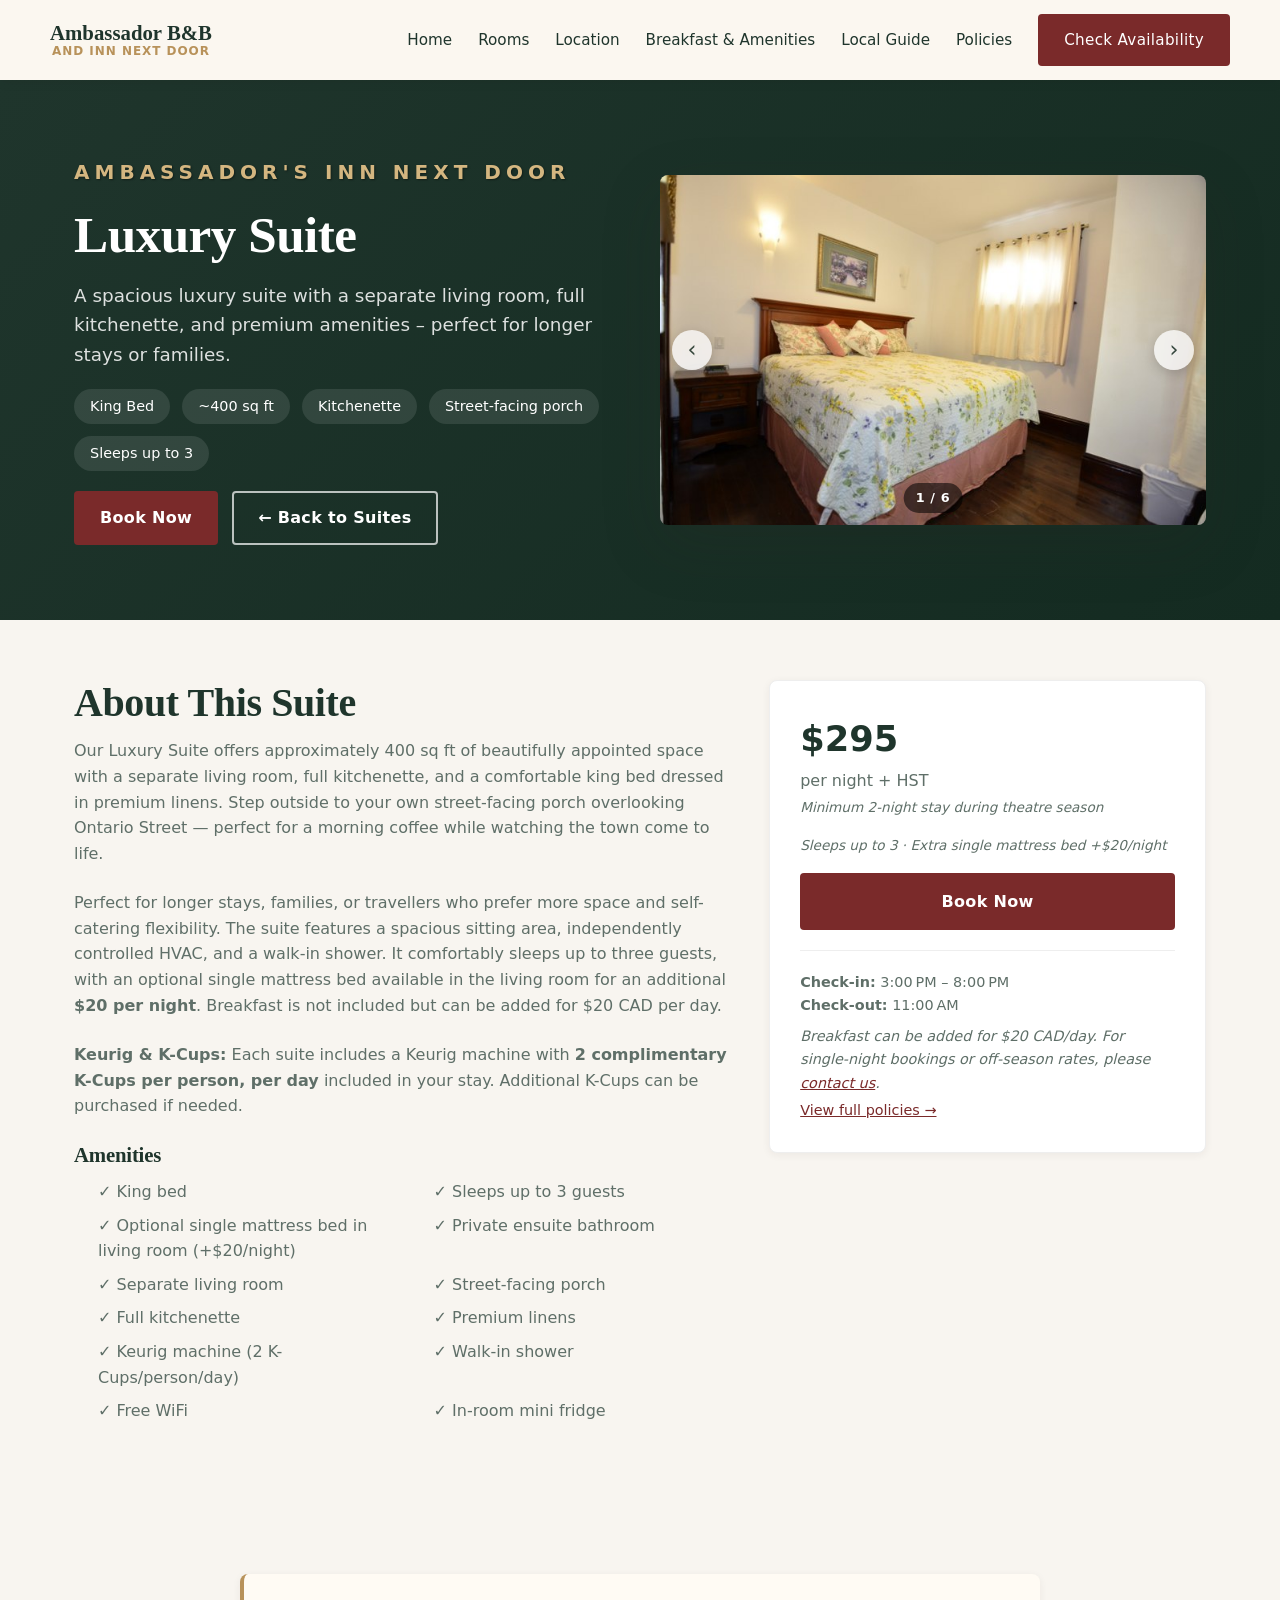
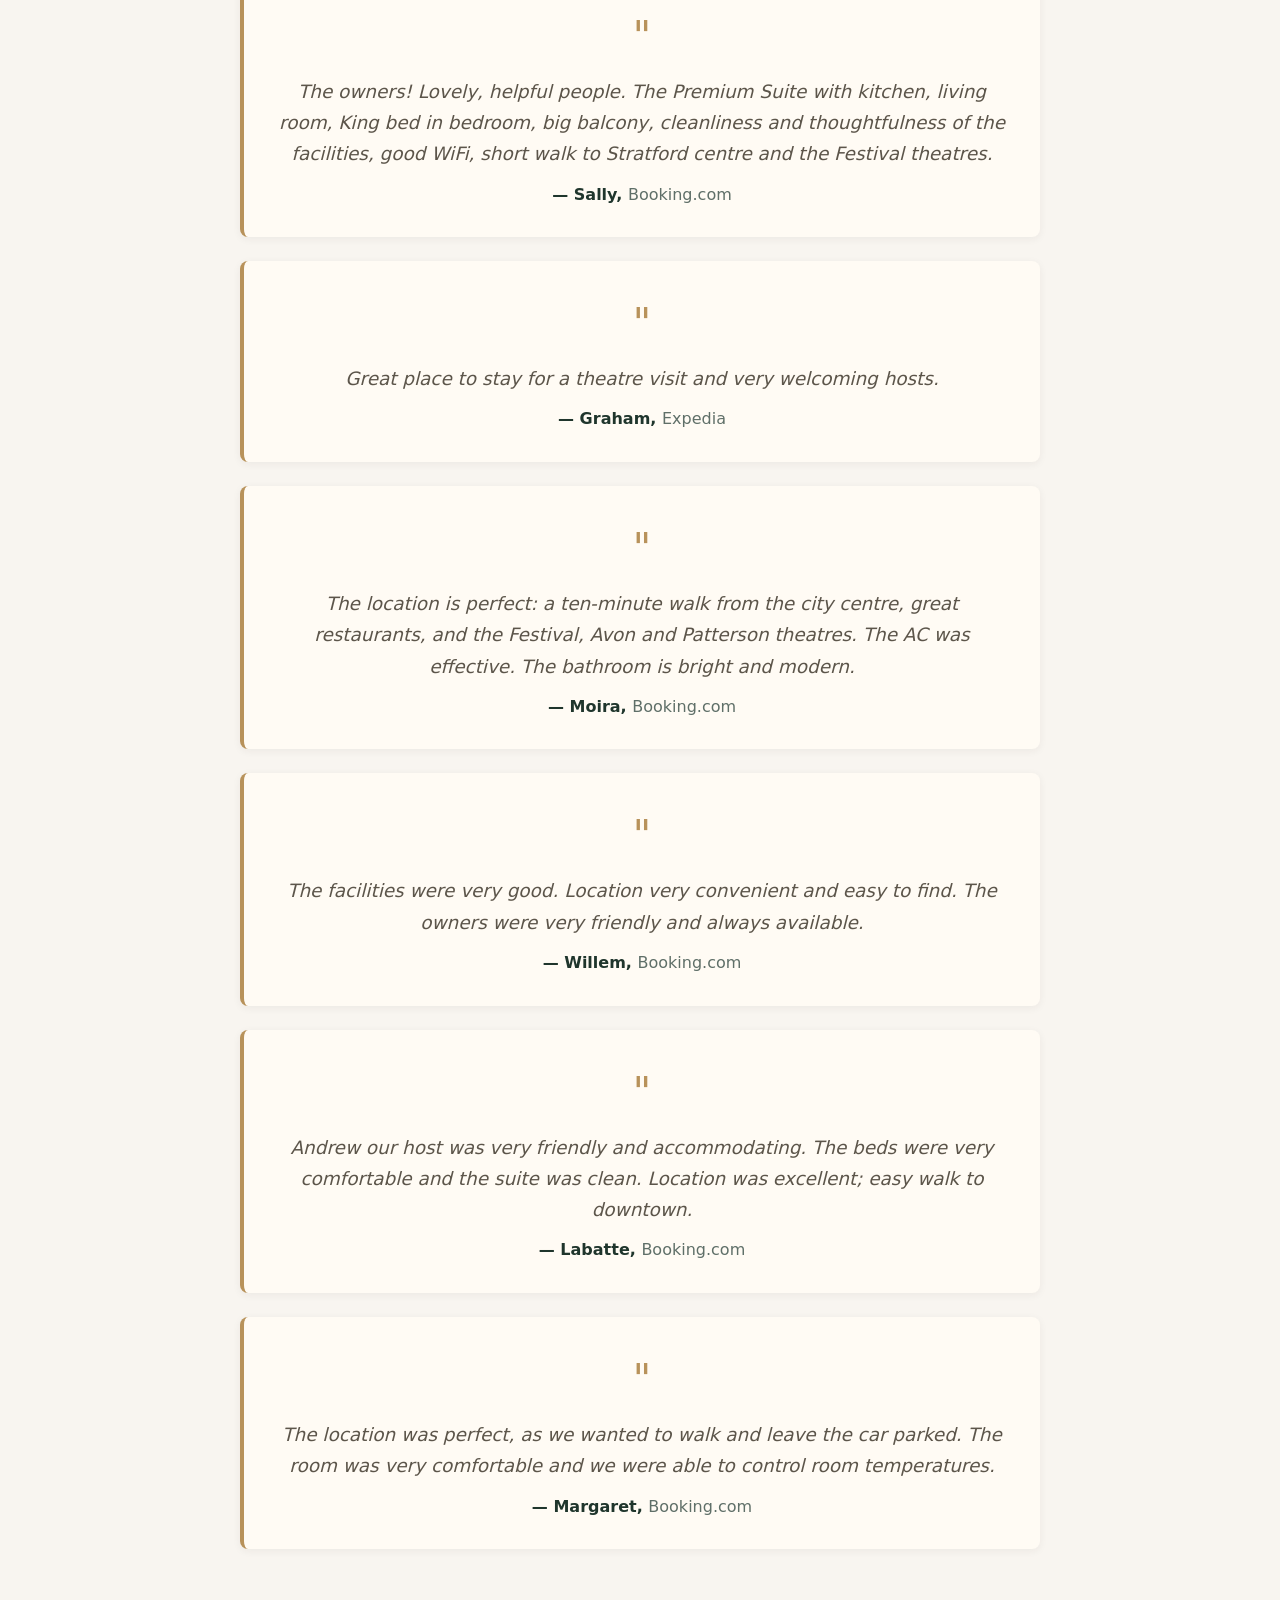
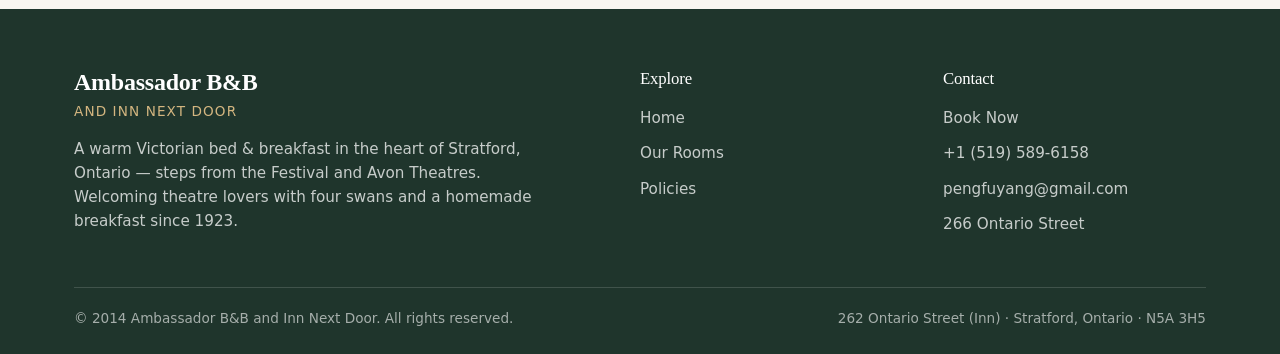
<file: room-luxury-suite.html>
<!DOCTYPE html>
<html lang="en">
<head>
  <meta charset="UTF-8" />
  <meta name="viewport" content="width=device-width, initial-scale=1.0" />
  <title>Luxury Suite – Ambassador's Inn Next Door | Stratford</title>
  <meta name="description" content="Book our Luxury Suite at Ambassador's Inn Next Door in Stratford. King bed, kitchenette, street-facing porch, and premium amenities. $295/night + HST." />
  <link rel="stylesheet" href="style.css" />
  <link rel="canonical" href="https://ambassadorbbstratford.com/room-luxury-suite.html" />
</head>
<body>

<!-- Header -->
<header class="site-header">
  <div class="container nav-inner">
    <a href="index.html" class="logo">
      <span class="logo-name">Ambassador B&amp;B</span>
      <span class="logo-sub">and Inn Next Door</span>
    </a>
    <nav class="main-nav" aria-label="Primary navigation">
      <a href="index.html">Home</a>
      <a href="index.html#rooms">Rooms</a>
      <a href="index.html#location">Location</a>
      <a href="index.html#breakfast">Breakfast &amp; Amenities</a>
      <a href="index.html#local-guide">Local Guide</a>
      <a href="policies.html">Policies</a>
      <a href="https://secure.guestserve.com/ambassador-b-and-b-and-inn/" target="_blank" rel="noopener" class="btn btn-primary" style="color: #fff;">Check Availability</a>
    </nav>
    <button class="menu-btn" id="menuBtn" aria-label="Toggle navigation">
      <span></span><span></span><span></span>
    </button>
  </div>
</header>

<!-- Mobile backdrop -->
<div class="mobile-backdrop" id="mobileBackdrop"></div>

<!-- Mobile menu -->
<aside class="mobile-menu" id="mobileMenu" role="dialog" aria-label="Mobile navigation">
  <div class="mobile-menu-head">
    <div style="font-family: Playfair Display, Georgia, serif; font-weight:600; color:var(--forest-dark);">Menu</div>
    <button id="closeMenu" aria-label="Close menu">✕</button>
  </div>
  <a href="index.html" class="mobile-nav-link">Home</a>
  <a href="index.html#rooms" class="mobile-nav-link">Rooms</a>
  <a href="index.html#location" class="mobile-nav-link">Location</a>
  <a href="index.html#breakfast" class="mobile-nav-link">Breakfast &amp; Amenities</a>
  <a href="index.html#local-guide" class="mobile-nav-link">Local Guide</a>
  <a href="policies.html" class="mobile-nav-link">Policies</a>
  <a href="index.html#contact" class="mobile-nav-link" style="color:var(--wine); font-weight:600;">Book Now</a>
  <a href="https://secure.guestserve.com/ambassador-b-and-b-and-inn/" target="_blank" rel="noopener" class="btn btn-primary mobile-book" style="background:var(--forest);">Book Now</a>
</aside>

<!-- Room Hero -->
<section style="min-height:60vh; display:flex; align-items:center; background: linear-gradient(135deg, var(--forest-dark) 0%, #142b21 100%); color:#fff; padding:60px 0;">
  <div class="container">
    <div style="display:grid; grid-template-columns:1fr 1fr; gap:40px; align-items:center;">
      <div>
        <div class="hero-eyebrow">Ambassador's Inn Next Door</div>
        <h1 style="font-size:clamp(2.2rem,4vw,3.2rem); margin-bottom:16px; color:#fff;">Luxury Suite</h1>
        <p style="font-size:1.15rem; color:rgba(255,255,255,0.85); margin-bottom:20px;">
          A spacious luxury suite with a separate living room, full kitchenette, and premium amenities – perfect for longer stays or families.
        </p>
        <div style="display:flex; flex-wrap:wrap; gap:12px; margin-bottom:20px;">
          <span style="background:rgba(255,255,255,0.1); padding:6px 16px; border-radius:999px; font-size:0.9rem;">King Bed</span>
          <span style="background:rgba(255,255,255,0.1); padding:6px 16px; border-radius:999px; font-size:0.9rem;">~400 sq ft</span>
          <span style="background:rgba(255,255,255,0.1); padding:6px 16px; border-radius:999px; font-size:0.9rem;">Kitchenette</span>
          <span style="background:rgba(255,255,255,0.1); padding:6px 16px; border-radius:999px; font-size:0.9rem;">Street-facing porch</span>
          <span style="background:rgba(255,255,255,0.1); padding:6px 16px; border-radius:999px; font-size:0.9rem;">Sleeps up to 3</span>
        </div>
        <div style="display:flex; gap:14px; flex-wrap:wrap;">
          <a href="https://secure.guestserve.com/ambassador-b-and-b-and-inn/" target="_blank" class="btn btn-primary">Book Now</a>
          <a href="index.html#inn-suites" class="btn btn-ghost">← Back to Suites</a>
        </div>
      </div>
      <div class="hero-image-rotator" id="roomGallery">
  <img src="images/luxury-suite-1.jpg" alt="Luxury Suite view 1" class="room-gallery-slide active" />
  <img src="images/luxury-suite-2.jpg" alt="Luxury Suite view 2" class="room-gallery-slide" />
  <img src="images/luxury-suite-3.jpg" alt="Luxury Suite view 3" class="room-gallery-slide" />
  <img src="images/luxury-suite-4.jpg" alt="Luxury Suite view 4" class="room-gallery-slide" />
  <img src="images/luxury-suite-5.jpg" alt="Luxury Suite view 5" class="room-gallery-slide" />
  <img src="images/luxury-suite-6.jpg" alt="Luxury Suite view 6" class="room-gallery-slide" />

  <div class="room-gallery-caption" id="roomGalleryCounter">1 / 6</div>

  <button class="room-gallery-arrow room-gallery-prev" id="roomGalleryPrev" aria-label="Previous image">‹</button>
  <button class="room-gallery-arrow room-gallery-next" id="roomGalleryNext" aria-label="Next image">›</button>
</div>
    </div>
  </div>
</section>

<!-- Details & Amenities -->
<section class="section" style="padding:60px 0;">
  <div class="container">
    <div style="display:grid; grid-template-columns:1.5fr 1fr; gap:40px;">
      <div>
        <h2 style="margin-bottom:12px;">About This Suite</h2>
<p style="color:var(--muted); margin-bottom:24px;">
  Our Luxury Suite offers approximately 400 sq ft of beautifully appointed space with a separate living room, full kitchenette, and a comfortable king bed dressed in premium linens. Step outside to your own street-facing porch overlooking Ontario Street — perfect for a morning coffee while watching the town come to life.
</p>
<p style="color:var(--muted); margin-bottom:24px;">
  Perfect for longer stays, families, or travellers who prefer more space and self-catering flexibility. The suite features a spacious sitting area, independently controlled HVAC, and a walk-in shower. It comfortably sleeps up to three guests, with an optional single mattress bed available in the living room for an additional <strong>$20 per night</strong>. Breakfast is not included but can be added for $20 CAD per day.
</p>
<p style="color:var(--muted); margin-bottom:24px;">
  <strong>Keurig &amp; K-Cups:</strong> Each suite includes a Keurig machine with <strong>2 complimentary K-Cups per person, per day</strong> included in your stay. Additional K-Cups can be purchased if needed.
</p>
        <h3 style="margin-bottom:12px;">Amenities</h3>
        <ul style="display:grid; grid-template-columns:1fr 1fr; gap:8px 16px; list-style:none; padding:0; margin-bottom:30px;">
  <li style="position:relative; padding-left:24px; color:var(--muted);">✓ King bed</li>
  <li style="position:relative; padding-left:24px; color:var(--muted);">✓ Sleeps up to 3 guests</li>
  <li style="position:relative; padding-left:24px; color:var(--muted);">✓ Optional single mattress bed in living room (+$20/night)</li>
  <li style="position:relative; padding-left:24px; color:var(--muted);">✓ Private ensuite bathroom</li>
  <li style="position:relative; padding-left:24px; color:var(--muted);">✓ Separate living room</li>
  <li style="position:relative; padding-left:24px; color:var(--muted);">✓ Street-facing porch</li>
  <li style="position:relative; padding-left:24px; color:var(--muted);">✓ Full kitchenette</li>
  <li style="position:relative; padding-left:24px; color:var(--muted);">✓ Premium linens</li>
  <li style="position:relative; padding-left:24px; color:var(--muted);">✓ Keurig machine (2 K-Cups/person/day)</li>
  <li style="position:relative; padding-left:24px; color:var(--muted);">✓ Walk-in shower</li>
  <li style="position:relative; padding-left:24px; color:var(--muted);">✓ Free WiFi</li>
  <li style="position:relative; padding-left:24px; color:var(--muted);">✓ In-room mini fridge</li>
</ul>
      </div>
      <!-- Pricing & Booking Sidebar -->
      <div style="background:var(--white); border:1px solid #eee; border-radius:var(--radius-md); padding:30px; box-shadow:var(--shadow-sm); align-self:start;">
        <div style="font-size:2.2rem; font-weight:700; color:var(--forest-dark);">$295</div>
        <div style="color:var(--muted); margin-bottom:4px;">per night + HST</div>
        <div style="color:var(--muted); font-size:0.85rem; margin-bottom:16px; font-style:italic;">Minimum 2-night stay during theatre season</div>
        <div style="color:var(--muted); font-size:0.85rem; margin-bottom:16px; font-style:italic;">Sleeps up to 3 · Extra single mattress bed +$20/night</div>
        <a href="https://secure.guestserve.com/ambassador-b-and-b-and-inn/" target="_blank" class="btn btn-primary" style="width:100%; text-align:center; padding:14px;">Book Now</a>
        <hr style="margin:20px 0; border:0; border-top:1px solid #eee;">
        <div style="font-size:0.9rem; color:var(--muted);">
          <p><strong>Check‑in:</strong> 3:00 PM – 8:00 PM</p>
          <p><strong>Check‑out:</strong> 11:00 AM</p>
          <p style="margin-top:8px; font-style:italic;">Breakfast can be added for $20 CAD/day. For single-night bookings or off-season rates, please <a href="index.html#contact" style="color:var(--wine); text-decoration:underline;">contact us</a>.</p>
          <p style="margin-top:4px;"><a href="policies.html" style="color:var(--wine); text-decoration:underline;">View full policies →</a></p>
        </div>
      </div>
    </div>
  </div>
</section>

<!-- Guest Reviews for Inn Suite Pages -->
<section class="section" style="padding:60px 0;">
  <div class="container text-center">
    <div style="max-width: 800px; margin: 0 auto;">

      <!-- Review 1: Sally (Booking.com) -->
      <div style="background: var(--ivory); border-radius: var(--radius-md); padding: 30px; box-shadow: var(--shadow-sm); margin-bottom: 24px; border-left: 4px solid var(--gold);">
        <div style="font-size: 2.5rem; color: var(--gold); margin-bottom: 8px;">"</div>
        <blockquote style="font-size: 1.15rem; line-height: 1.7; color: var(--text-soft); font-style: italic;">
          The owners! Lovely, helpful people. The Premium Suite with kitchen, living room, King bed in bedroom, big balcony, cleanliness and thoughtfulness of the facilities, good WiFi, short walk to Stratford centre and the Festival theatres.
        </blockquote>
        <cite style="display: block; margin-top: 12px; font-style: normal; font-weight: 600; color: var(--forest-dark);">— Sally, <span style="font-weight: 400; color: var(--muted);">Booking.com</span></cite>
      </div>

      <!-- Review 2: Graham (Expedia) -->
      <div style="background: var(--ivory); border-radius: var(--radius-md); padding: 30px; box-shadow: var(--shadow-sm); margin-bottom: 24px; border-left: 4px solid var(--gold);">
        <div style="font-size: 2.5rem; color: var(--gold); margin-bottom: 8px;">"</div>
        <blockquote style="font-size: 1.15rem; line-height: 1.7; color: var(--text-soft); font-style: italic;">
          Great place to stay for a theatre visit and very welcoming hosts.
        </blockquote>
        <cite style="display: block; margin-top: 12px; font-style: normal; font-weight: 600; color: var(--forest-dark);">— Graham, <span style="font-weight: 400; color: var(--muted);">Expedia</span></cite>
      </div>

      <!-- Review 3: Moira (Booking.com) -->
      <div style="background: var(--ivory); border-radius: var(--radius-md); padding: 30px; box-shadow: var(--shadow-sm); margin-bottom: 24px; border-left: 4px solid var(--gold);">
        <div style="font-size: 2.5rem; color: var(--gold); margin-bottom: 8px;">"</div>
        <blockquote style="font-size: 1.15rem; line-height: 1.7; color: var(--text-soft); font-style: italic;">
          The location is perfect: a ten-minute walk from the city centre, great restaurants, and the Festival, Avon and Patterson theatres. The AC was effective. The bathroom is bright and modern.
        </blockquote>
        <cite style="display: block; margin-top: 12px; font-style: normal; font-weight: 600; color: var(--forest-dark);">— Moira, <span style="font-weight: 400; color: var(--muted);">Booking.com</span></cite>
      </div>

      <!-- Review 4: Willem (Booking.com) -->
      <div style="background: var(--ivory); border-radius: var(--radius-md); padding: 30px; box-shadow: var(--shadow-sm); margin-bottom: 24px; border-left: 4px solid var(--gold);">
        <div style="font-size: 2.5rem; color: var(--gold); margin-bottom: 8px;">"</div>
        <blockquote style="font-size: 1.15rem; line-height: 1.7; color: var(--text-soft); font-style: italic;">
          The facilities were very good. Location very convenient and easy to find. The owners were very friendly and always available.
        </blockquote>
        <cite style="display: block; margin-top: 12px; font-style: normal; font-weight: 600; color: var(--forest-dark);">— Willem, <span style="font-weight: 400; color: var(--muted);">Booking.com</span></cite>
      </div>

      <!-- Review 5: Labatte (Booking.com) -->
      <div style="background: var(--ivory); border-radius: var(--radius-md); padding: 30px; box-shadow: var(--shadow-sm); margin-bottom: 24px; border-left: 4px solid var(--gold);">
        <div style="font-size: 2.5rem; color: var(--gold); margin-bottom: 8px;">"</div>
        <blockquote style="font-size: 1.15rem; line-height: 1.7; color: var(--text-soft); font-style: italic;">
          Andrew our host was very friendly and accommodating. The beds were very comfortable and the suite was clean. Location was excellent; easy walk to downtown.
        </blockquote>
        <cite style="display: block; margin-top: 12px; font-style: normal; font-weight: 600; color: var(--forest-dark);">— Labatte, <span style="font-weight: 400; color: var(--muted);">Booking.com</span></cite>
      </div>

      <!-- Review 6: Margaret (Booking.com) -->
      <div style="background: var(--ivory); border-radius: var(--radius-md); padding: 30px; box-shadow: var(--shadow-sm); border-left: 4px solid var(--gold);">
        <div style="font-size: 2.5rem; color: var(--gold); margin-bottom: 8px;">"</div>
        <blockquote style="font-size: 1.15rem; line-height: 1.7; color: var(--text-soft); font-style: italic;">
          The location was perfect, as we wanted to walk and leave the car parked. The room was very comfortable and we were able to control room temperatures.
        </blockquote>
        <cite style="display: block; margin-top: 12px; font-style: normal; font-weight: 600; color: var(--forest-dark);">— Margaret, <span style="font-weight: 400; color: var(--muted);">Booking.com</span></cite>
      </div>

    </div>
  </div>
</section>

<!-- Footer -->
<footer class="footer">
  <div class="container">
    <div class="footer-grid">
      <div class="footer-brand">
        <h3>Ambassador B&amp;B</h3>
        <div class="footer-brand-sub">and Inn Next Door</div>
        <p>A warm Victorian bed &amp; breakfast in the heart of Stratford, Ontario — steps from the Festival and Avon Theatres. Welcoming theatre lovers with four swans and a homemade breakfast since 1923.</p>
      </div>
      <div class="footer-col">
        <h4>Explore</h4>
        <ul>
          <li><a href="index.html">Home</a></li>
          <li><a href="index.html#rooms">Our Rooms</a></li>
          <li><a href="policies.html">Policies</a></li>
        </ul>
      </div>
      <div class="footer-col">
        <h4>Contact</h4>
        <ul>
          <li><a href="https://secure.guestserve.com/ambassador-b-and-b-and-inn/" target="_blank">Book Now</a></li>
          <li><a href="tel:+15195896158">+1 (519) 589-6158</a></li>
          <li><a href="mailto:pengfuyang@gmail.com">pengfuyang@gmail.com</a></li>
          <li><a href="https://maps.google.com/?q=266+Ontario+St+Stratford+ON">266 Ontario Street</a></li>
        </ul>
      </div>
    </div>
    <div class="footer-bottom">
      <span>© 2014 Ambassador B&amp;B and Inn Next Door. All rights reserved.</span>
      <span>262 Ontario Street (Inn) · Stratford, Ontario · N5A 3H5</span>
    </div>
  </div>
</footer>

  <!-- ... all your HTML content ... -->

  <script src="script.js"></script>
</body>
</html>
</file>
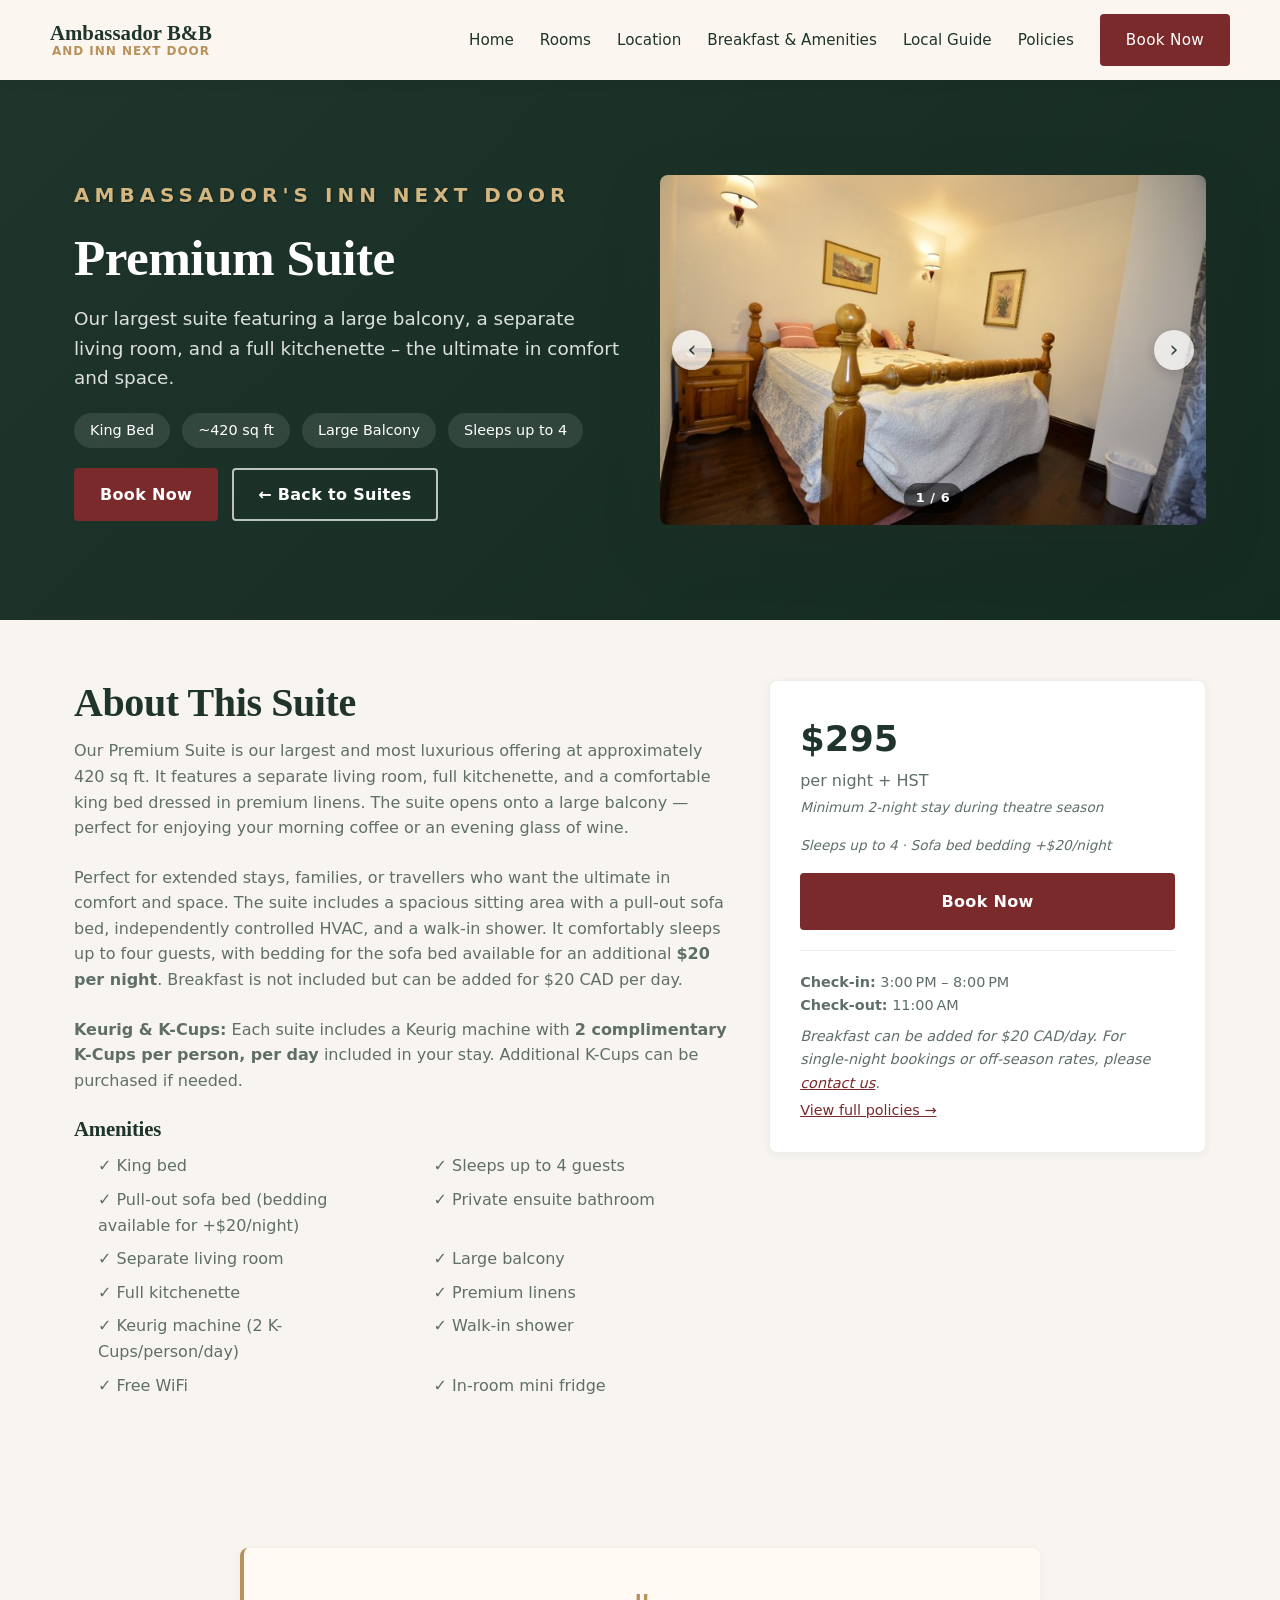
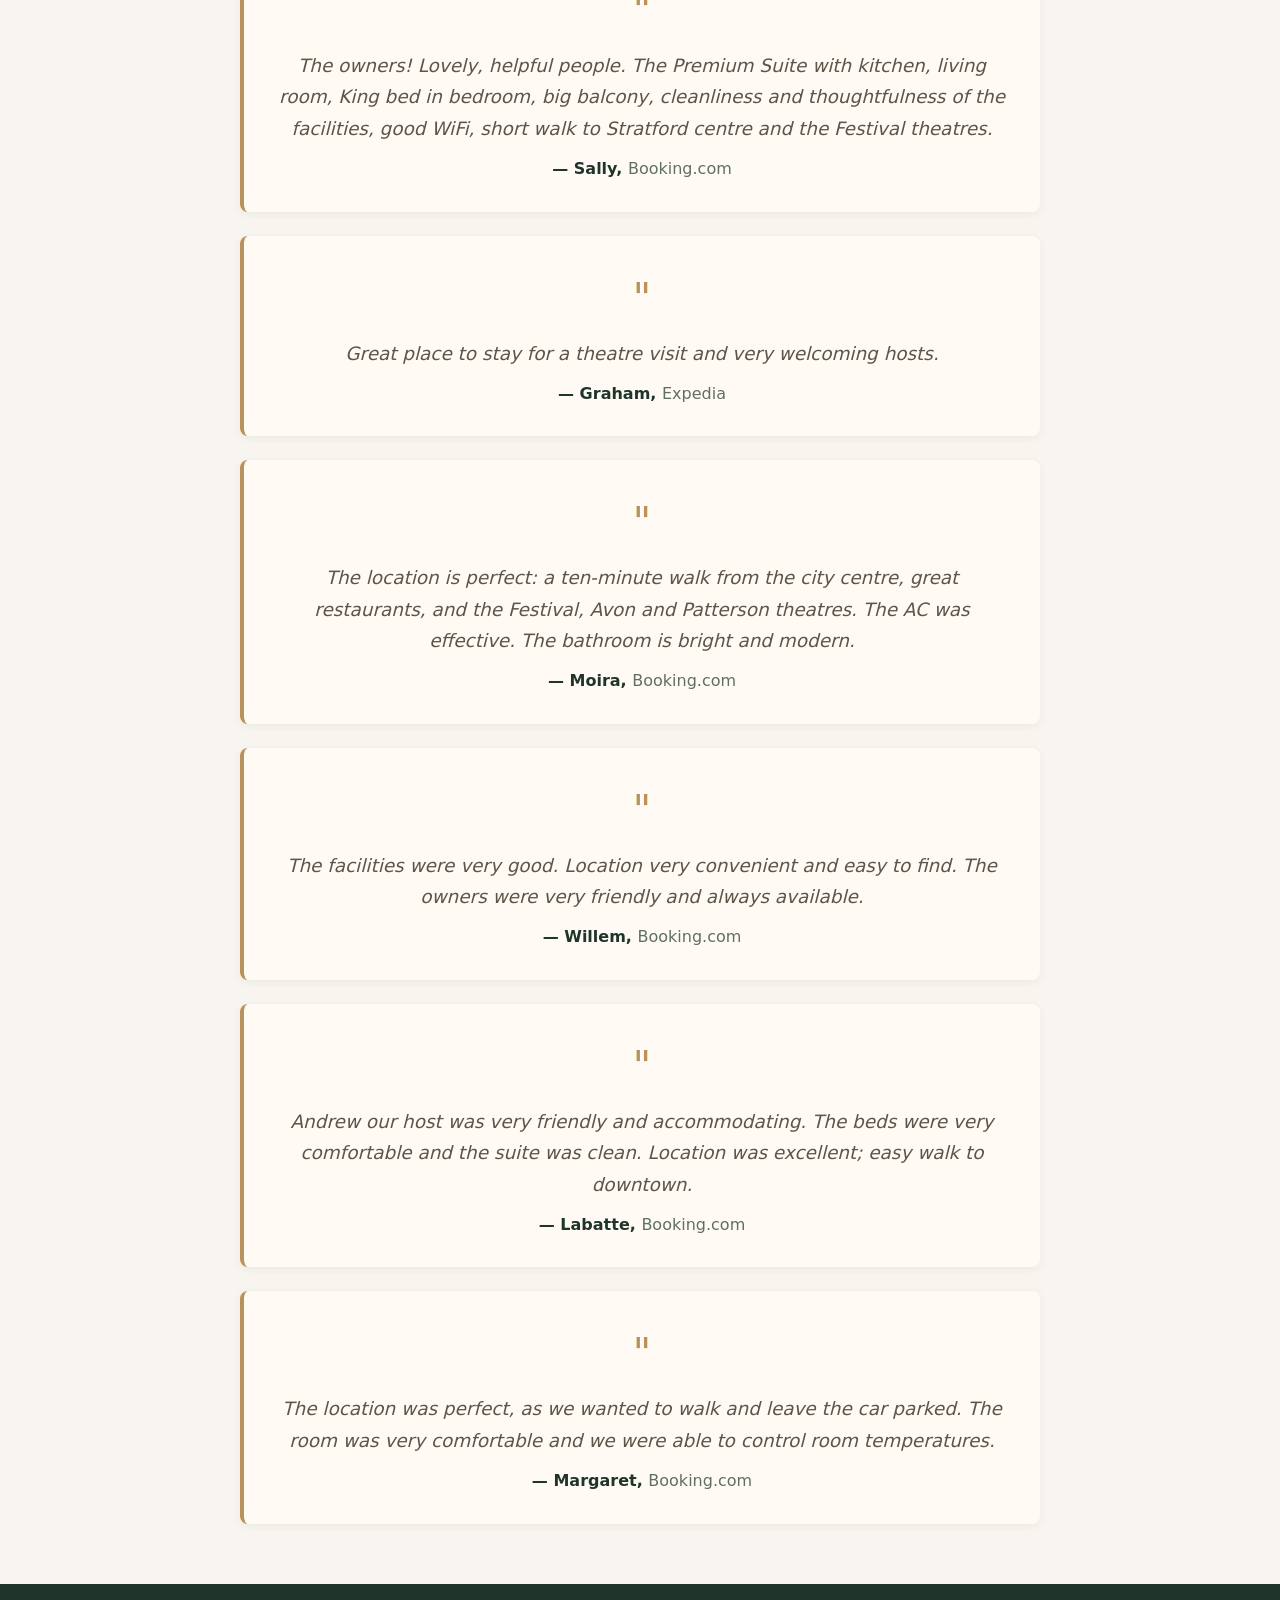
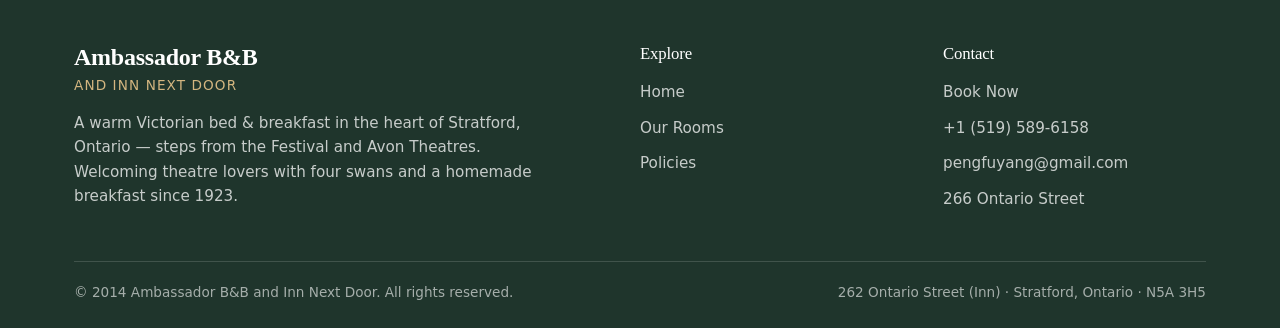
<file: room-premium-suite.html>
<!DOCTYPE html>
<html lang="en">
<head>
  <meta charset="UTF-8" />
  <meta name="viewport" content="width=device-width, initial-scale=1.0" />
  <title>Premium Suite – Ambassador's Inn Next Door | Stratford</title>
  <meta name="description" content="Book our Premium Suite at Ambassador's Inn Next Door in Stratford. King bed, kitchenette, park view, and premium amenities. $295/night + HST." />
  <link rel="stylesheet" href="style.css" />
  <link rel="canonical" href="https://ambassadorbbstratford.com/room-premium-suite.html" />
</head>
<body>

<!-- Header -->
<header class="site-header">
  <div class="container nav-inner">
    <a href="index.html" class="logo">
      <span class="logo-name">Ambassador B&amp;B</span>
      <span class="logo-sub">and Inn Next Door</span>
    </a>
    <nav class="main-nav" aria-label="Primary navigation">
      <a href="index.html">Home</a>
      <a href="index.html#rooms">Rooms</a>
      <a href="index.html#location">Location</a>
      <a href="index.html#breakfast">Breakfast &amp; Amenities</a>
      <a href="index.html#local-guide">Local Guide</a>
      <a href="policies.html">Policies</a>
      <a href="https://secure.guestserve.com/ambassador-b-and-b-and-inn/" target="_blank" class="btn btn-primary" style="color: #fff;">Book Now</a>
    </nav>
    <button class="menu-btn" id="menuBtn" aria-label="Toggle navigation">
      <span></span><span></span><span></span>
    </button>
  </div>
</header>

<!-- Mobile backdrop -->
<div class="mobile-backdrop" id="mobileBackdrop"></div>

<!-- Mobile menu -->
<aside class="mobile-menu" id="mobileMenu" role="dialog" aria-label="Mobile navigation">
  <div class="mobile-menu-head">
    <div style="font-family: Playfair Display, Georgia, serif; font-weight:600; color:var(--forest-dark);">Menu</div>
    <button id="closeMenu" aria-label="Close menu">✕</button>
  </div>
  <a href="index.html" class="mobile-nav-link">Home</a>
  <a href="index.html#rooms" class="mobile-nav-link">Rooms</a>
  <a href="index.html#location" class="mobile-nav-link">Location</a>
  <a href="index.html#breakfast" class="mobile-nav-link">Breakfast &amp; Amenities</a>
  <a href="index.html#local-guide" class="mobile-nav-link">Local Guide</a>
  <a href="policies.html" class="mobile-nav-link">Policies</a>
  <a href="index.html#contact" class="mobile-nav-link" style="color:var(--wine); font-weight:600;">Book Now</a>
  <a href="https://secure.guestserve.com/ambassador-b-and-b-and-inn/" target="_blank" rel="noopener" class="btn btn-primary mobile-book" style="background:var(--forest);">Book Now</a>
</aside>

<!-- Room Hero -->
<section style="min-height:60vh; display:flex; align-items:center; background: linear-gradient(135deg, var(--forest-dark) 0%, #142b21 100%); color:#fff; padding:60px 0;">
  <div class="container">
    <div style="display:grid; grid-template-columns:1fr 1fr; gap:40px; align-items:center;">
      <div>
        <div class="hero-eyebrow">Ambassador's Inn Next Door</div>
        <h1 style="font-size:clamp(2.2rem,4vw,3.2rem); margin-bottom:16px; color:#fff;">Premium Suite</h1>
        <p style="font-size:1.15rem; color:rgba(255,255,255,0.85); margin-bottom:20px;">
          Our largest suite featuring a large balcony, a separate living room, and a full kitchenette – the ultimate in comfort and space.
        </p>
        <div style="display:flex; flex-wrap:wrap; gap:12px; margin-bottom:20px;">
          <span style="background:rgba(255,255,255,0.1); padding:6px 16px; border-radius:999px; font-size:0.9rem;">King Bed</span>
          <span style="background:rgba(255,255,255,0.1); padding:6px 16px; border-radius:999px; font-size:0.9rem;">~420 sq ft</span>
          <span style="background:rgba(255,255,255,0.1); padding:6px 16px; border-radius:999px; font-size:0.9rem;">Large Balcony</span>
          <span style="background:rgba(255,255,255,0.1); padding:6px 16px; border-radius:999px; font-size:0.9rem;">Sleeps up to 4</span>
        </div>
        <div style="display:flex; gap:14px; flex-wrap:wrap;">
          <a href="https://secure.guestserve.com/ambassador-b-and-b-and-inn/" target="_blank" class="btn btn-primary">Book Now</a>
          <a href="index.html#inn-suites" class="btn btn-ghost">← Back to Suites</a>
        </div>
      </div>
      <div>
        <div class="hero-image-rotator" id="roomGallery">
  <img src="images/premium-suite-1.jpg" alt="Premium Suite view 1" class="room-gallery-slide active" />
  <img src="images/premium-suite-2.jpg" alt="Premium Suite view 2" class="room-gallery-slide" />
  <img src="images/premium-suite-3.jpg" alt="Premium Suite view 3" class="room-gallery-slide" />
  <img src="images/premium-suite-4.jpg" alt="Premium Suite view 4" class="room-gallery-slide" />
  <img src="images/premium-suite-5.jpg" alt="Premium Suite view 5" class="room-gallery-slide" />
  <img src="images/premium-suite-6.jpg" alt="Premium Suite view 6" class="room-gallery-slide" />

  <div class="room-gallery-caption" id="roomGalleryCounter">1 / 6</div>
  <button class="room-gallery-arrow room-gallery-prev" id="roomGalleryPrev" aria-label="Previous image">‹</button>
  <button class="room-gallery-arrow room-gallery-next" id="roomGalleryNext" aria-label="Next image">›</button>
</div>
    </div>
  </div>
</section>

<!-- Details & Amenities -->
<section class="section" style="padding:60px 0;">
  <div class="container">
    <div style="display:grid; grid-template-columns:1.5fr 1fr; gap:40px;">
      <div>
        <h2 style="margin-bottom:12px;">About This Suite</h2>
<p style="color:var(--muted); margin-bottom:24px;">
  Our Premium Suite is our largest and most luxurious offering at approximately 420 sq ft. It features a separate living room, full kitchenette, and a comfortable king bed dressed in premium linens. The suite opens onto a large balcony — perfect for enjoying your morning coffee or an evening glass of wine.
</p>
<p style="color:var(--muted); margin-bottom:24px;">
  Perfect for extended stays, families, or travellers who want the ultimate in comfort and space. The suite includes a spacious sitting area with a pull-out sofa bed, independently controlled HVAC, and a walk-in shower. It comfortably sleeps up to four guests, with bedding for the sofa bed available for an additional <strong>$20 per night</strong>. Breakfast is not included but can be added for $20 CAD per day.
</p>
<p style="color:var(--muted); margin-bottom:24px;">
  <strong>Keurig &amp; K-Cups:</strong> Each suite includes a Keurig machine with <strong>2 complimentary K-Cups per person, per day</strong> included in your stay. Additional K-Cups can be purchased if needed.
</p>
        <h3 style="margin-bottom:12px;">Amenities</h3>
        <ul style="display:grid; grid-template-columns:1fr 1fr; gap:8px 16px; list-style:none; padding:0; margin-bottom:30px;">
  <li style="position:relative; padding-left:24px; color:var(--muted);">✓ King bed</li>
  <li style="position:relative; padding-left:24px; color:var(--muted);">✓ Sleeps up to 4 guests</li>
  <li style="position:relative; padding-left:24px; color:var(--muted);">✓ Pull-out sofa bed (bedding available for +$20/night)</li>
  <li style="position:relative; padding-left:24px; color:var(--muted);">✓ Private ensuite bathroom</li>
  <li style="position:relative; padding-left:24px; color:var(--muted);">✓ Separate living room</li>
  <li style="position:relative; padding-left:24px; color:var(--muted);">✓ Large balcony</li>
  <li style="position:relative; padding-left:24px; color:var(--muted);">✓ Full kitchenette</li>
  <li style="position:relative; padding-left:24px; color:var(--muted);">✓ Premium linens</li>
  <li style="position:relative; padding-left:24px; color:var(--muted);">✓ Keurig machine (2 K-Cups/person/day)</li>
  <li style="position:relative; padding-left:24px; color:var(--muted);">✓ Walk-in shower</li>
  <li style="position:relative; padding-left:24px; color:var(--muted);">✓ Free WiFi</li>
  <li style="position:relative; padding-left:24px; color:var(--muted);">✓ In-room mini fridge</li>
</ul>
      </div>
      <!-- Pricing & Booking Sidebar -->
      <div style="background:var(--white); border:1px solid #eee; border-radius:var(--radius-md); padding:30px; box-shadow:var(--shadow-sm); align-self:start;">
        <div style="font-size:2.2rem; font-weight:700; color:var(--forest-dark);">$295</div>
        <div style="color:var(--muted); margin-bottom:4px;">per night + HST</div>
        <div style="color:var(--muted); font-size:0.85rem; margin-bottom:16px; font-style:italic;">Minimum 2-night stay during theatre season</div>
        <div style="color:var(--muted); font-size:0.85rem; margin-bottom:16px; font-style:italic;">Sleeps up to 4 · Sofa bed bedding +$20/night</div>
        <a href="https://secure.guestserve.com/ambassador-b-and-b-and-inn/" target="_blank" class="btn btn-primary" style="width:100%; text-align:center; padding:14px;">Book Now</a>
        <hr style="margin:20px 0; border:0; border-top:1px solid #eee;">
        <div style="font-size:0.9rem; color:var(--muted);">
          <p><strong>Check‑in:</strong> 3:00 PM – 8:00 PM</p>
          <p><strong>Check‑out:</strong> 11:00 AM</p>
          <p style="margin-top:8px; font-style:italic;">Breakfast can be added for $20 CAD/day. For single-night bookings or off-season rates, please <a href="index.html#contact" style="color:var(--wine); text-decoration:underline;">contact us</a>.</p>
          <p style="margin-top:4px;"><a href="policies.html" style="color:var(--wine); text-decoration:underline;">View full policies →</a></p>
        </div>
      </div>
    </div>
  </div>
</section>

<!-- Guest Reviews for Inn Suite Pages -->
<section class="section" style="padding:60px 0;">
  <div class="container text-center">
    <div style="max-width: 800px; margin: 0 auto;">

      <!-- Review 1: Sally (Booking.com) -->
      <div style="background: var(--ivory); border-radius: var(--radius-md); padding: 30px; box-shadow: var(--shadow-sm); margin-bottom: 24px; border-left: 4px solid var(--gold);">
        <div style="font-size: 2.5rem; color: var(--gold); margin-bottom: 8px;">"</div>
        <blockquote style="font-size: 1.15rem; line-height: 1.7; color: var(--text-soft); font-style: italic;">
          The owners! Lovely, helpful people. The Premium Suite with kitchen, living room, King bed in bedroom, big balcony, cleanliness and thoughtfulness of the facilities, good WiFi, short walk to Stratford centre and the Festival theatres.
        </blockquote>
        <cite style="display: block; margin-top: 12px; font-style: normal; font-weight: 600; color: var(--forest-dark);">— Sally, <span style="font-weight: 400; color: var(--muted);">Booking.com</span></cite>
      </div>

      <!-- Review 2: Graham (Expedia) -->
      <div style="background: var(--ivory); border-radius: var(--radius-md); padding: 30px; box-shadow: var(--shadow-sm); margin-bottom: 24px; border-left: 4px solid var(--gold);">
        <div style="font-size: 2.5rem; color: var(--gold); margin-bottom: 8px;">"</div>
        <blockquote style="font-size: 1.15rem; line-height: 1.7; color: var(--text-soft); font-style: italic;">
          Great place to stay for a theatre visit and very welcoming hosts.
        </blockquote>
        <cite style="display: block; margin-top: 12px; font-style: normal; font-weight: 600; color: var(--forest-dark);">— Graham, <span style="font-weight: 400; color: var(--muted);">Expedia</span></cite>
      </div>

      <!-- Review 3: Moira (Booking.com) -->
      <div style="background: var(--ivory); border-radius: var(--radius-md); padding: 30px; box-shadow: var(--shadow-sm); margin-bottom: 24px; border-left: 4px solid var(--gold);">
        <div style="font-size: 2.5rem; color: var(--gold); margin-bottom: 8px;">"</div>
        <blockquote style="font-size: 1.15rem; line-height: 1.7; color: var(--text-soft); font-style: italic;">
          The location is perfect: a ten-minute walk from the city centre, great restaurants, and the Festival, Avon and Patterson theatres. The AC was effective. The bathroom is bright and modern.
        </blockquote>
        <cite style="display: block; margin-top: 12px; font-style: normal; font-weight: 600; color: var(--forest-dark);">— Moira, <span style="font-weight: 400; color: var(--muted);">Booking.com</span></cite>
      </div>

      <!-- Review 4: Willem (Booking.com) -->
      <div style="background: var(--ivory); border-radius: var(--radius-md); padding: 30px; box-shadow: var(--shadow-sm); margin-bottom: 24px; border-left: 4px solid var(--gold);">
        <div style="font-size: 2.5rem; color: var(--gold); margin-bottom: 8px;">"</div>
        <blockquote style="font-size: 1.15rem; line-height: 1.7; color: var(--text-soft); font-style: italic;">
          The facilities were very good. Location very convenient and easy to find. The owners were very friendly and always available.
        </blockquote>
        <cite style="display: block; margin-top: 12px; font-style: normal; font-weight: 600; color: var(--forest-dark);">— Willem, <span style="font-weight: 400; color: var(--muted);">Booking.com</span></cite>
      </div>

      <!-- Review 5: Labatte (Booking.com) -->
      <div style="background: var(--ivory); border-radius: var(--radius-md); padding: 30px; box-shadow: var(--shadow-sm); margin-bottom: 24px; border-left: 4px solid var(--gold);">
        <div style="font-size: 2.5rem; color: var(--gold); margin-bottom: 8px;">"</div>
        <blockquote style="font-size: 1.15rem; line-height: 1.7; color: var(--text-soft); font-style: italic;">
          Andrew our host was very friendly and accommodating. The beds were very comfortable and the suite was clean. Location was excellent; easy walk to downtown.
        </blockquote>
        <cite style="display: block; margin-top: 12px; font-style: normal; font-weight: 600; color: var(--forest-dark);">— Labatte, <span style="font-weight: 400; color: var(--muted);">Booking.com</span></cite>
      </div>

      <!-- Review 6: Margaret (Booking.com) -->
      <div style="background: var(--ivory); border-radius: var(--radius-md); padding: 30px; box-shadow: var(--shadow-sm); border-left: 4px solid var(--gold);">
        <div style="font-size: 2.5rem; color: var(--gold); margin-bottom: 8px;">"</div>
        <blockquote style="font-size: 1.15rem; line-height: 1.7; color: var(--text-soft); font-style: italic;">
          The location was perfect, as we wanted to walk and leave the car parked. The room was very comfortable and we were able to control room temperatures.
        </blockquote>
        <cite style="display: block; margin-top: 12px; font-style: normal; font-weight: 600; color: var(--forest-dark);">— Margaret, <span style="font-weight: 400; color: var(--muted);">Booking.com</span></cite>
      </div>

    </div>
  </div>
</section>

<!-- Footer -->
<footer class="footer">
  <div class="container">
    <div class="footer-grid">
      <div class="footer-brand">
        <h3>Ambassador B&amp;B</h3>
        <div class="footer-brand-sub">and Inn Next Door</div>
        <p>A warm Victorian bed &amp; breakfast in the heart of Stratford, Ontario — steps from the Festival and Avon Theatres. Welcoming theatre lovers with four swans and a homemade breakfast since 1923.</p>
      </div>
      <div class="footer-col">
        <h4>Explore</h4>
        <ul>
          <li><a href="index.html">Home</a></li>
          <li><a href="index.html#rooms">Our Rooms</a></li>
          <li><a href="policies.html">Policies</a></li>
        </ul>
      </div>
      <div class="footer-col">
        <h4>Contact</h4>
        <ul>
          <li><a href="https://secure.guestserve.com/ambassador-b-and-b-and-inn/" target="_blank">Book Now</a></li>
          <li><a href="tel:+15195896158">+1 (519) 589-6158</a></li>
          <li><a href="mailto:pengfuyang@gmail.com">pengfuyang@gmail.com</a></li>
          <li><a href="https://maps.google.com/?q=266+Ontario+St+Stratford+ON">266 Ontario Street</a></li>
        </ul>
      </div>
    </div>
    <div class="footer-bottom">
      <span>© 2014 Ambassador B&amp;B and Inn Next Door. All rights reserved.</span>
      <span>262 Ontario Street (Inn) · Stratford, Ontario · N5A 3H5</span>
    </div>
  </div>
</footer>

  <!-- ... all your HTML content ... -->

  <script src="script.js"></script>
</body>
</html>
</file>
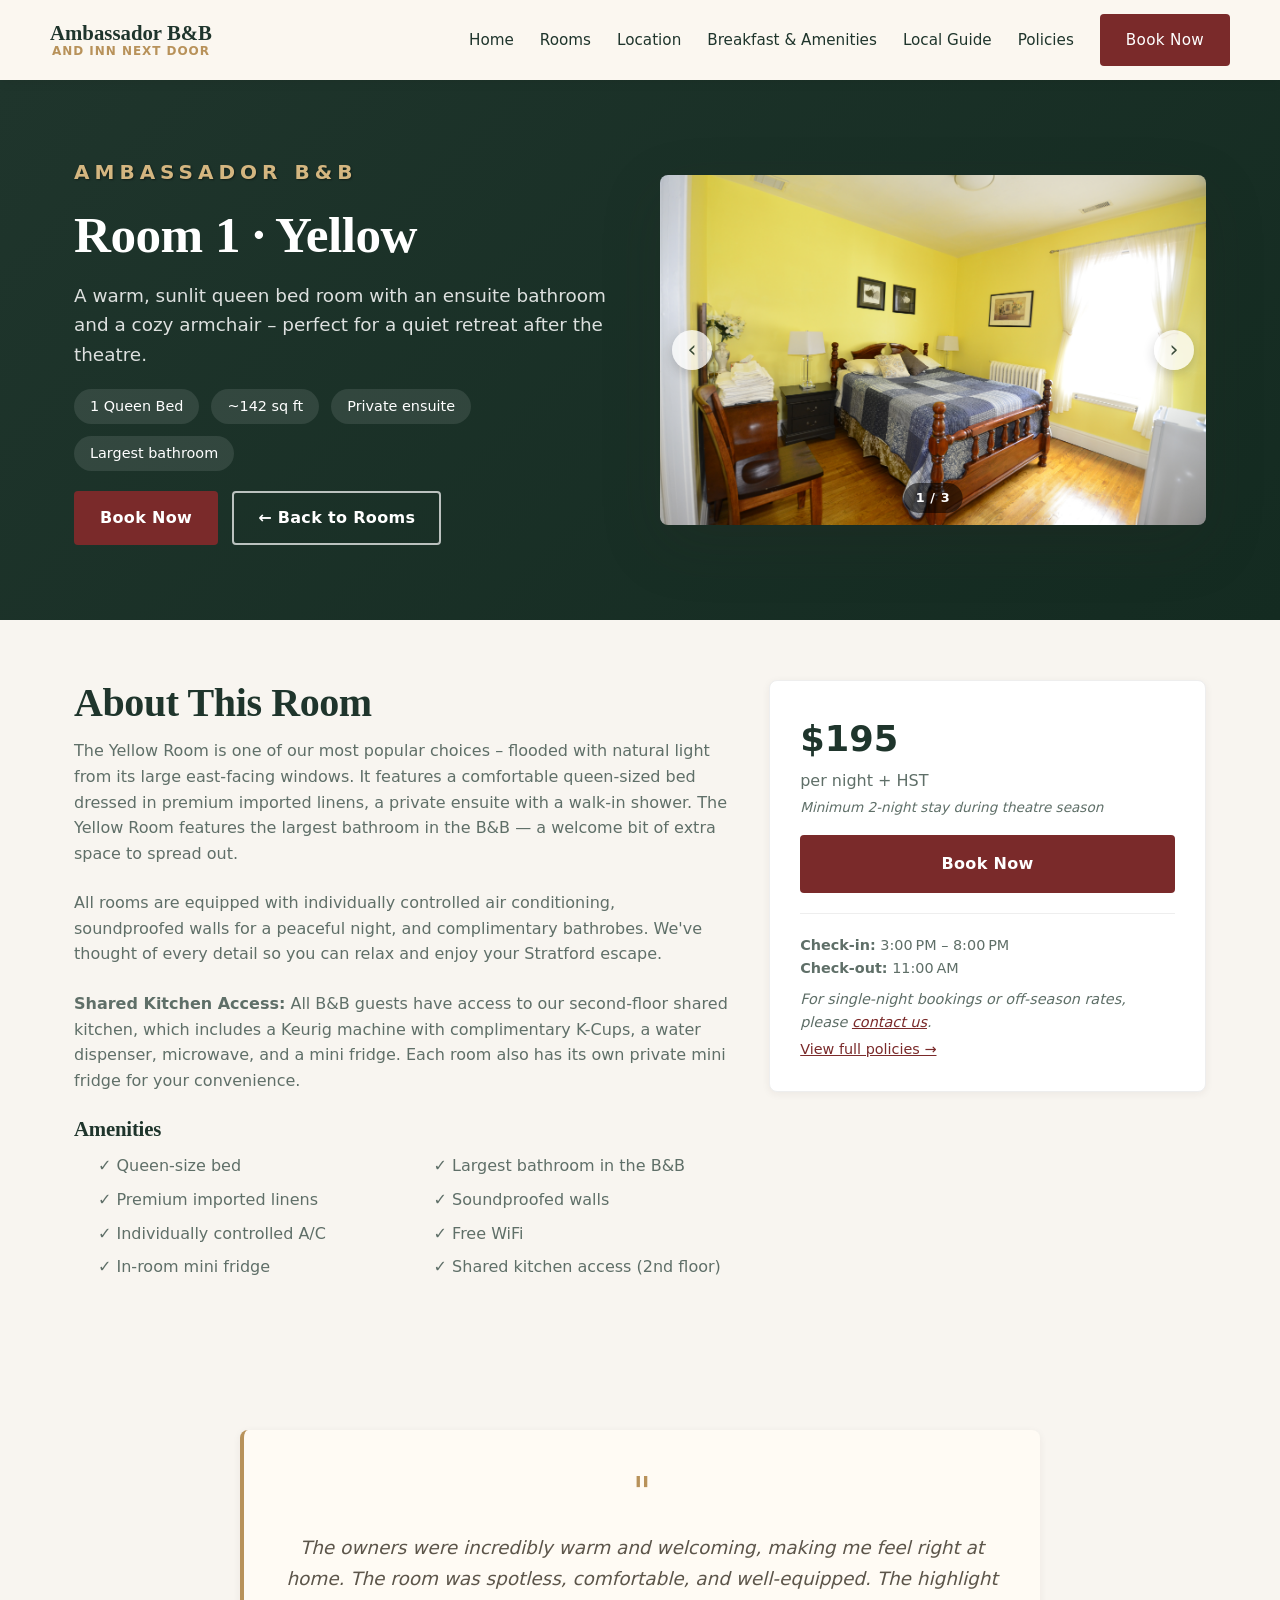
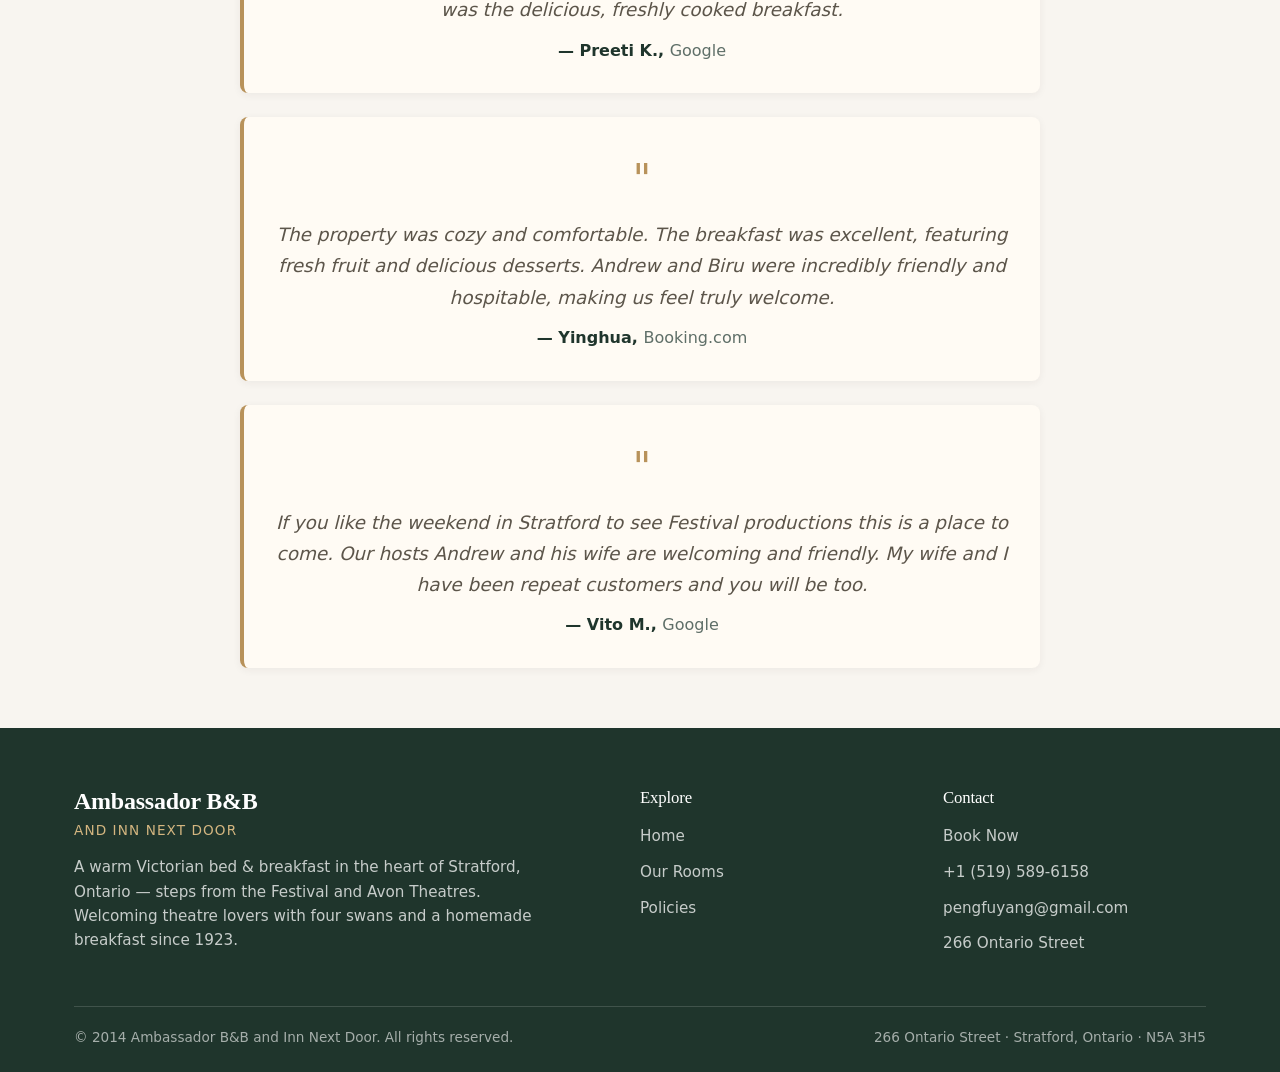
<file: room-yellow.html>
<!DOCTYPE html>
<html lang="en">
<head>
  <meta charset="UTF-8" />
  <meta name="viewport" content="width=device-width, initial-scale=1.0" />
  <title>Room 1 · Yellow – Ambassador B&amp;B | Stratford</title>
  <meta name="description" content="Book Room 1 · Yellow at Ambassador B&B in Stratford. Queen bed, largest bathroom in the B&B, and homemade breakfast. $195/night + HST." />
  <link rel="stylesheet" href="style.css" />
  <link rel="canonical" href="https://ambassadorbbstratford.com/room-yellow.html" />
</head>
<body>

<!-- Header -->
<header class="site-header">
  <div class="container nav-inner">
    <a href="index.html" class="logo">
      <span class="logo-name">Ambassador B&amp;B</span>
      <span class="logo-sub">and Inn Next Door</span>
    </a>
    <nav class="main-nav" aria-label="Primary navigation">
      <a href="index.html">Home</a>
      <a href="index.html#rooms">Rooms</a>
      <a href="index.html#location">Location</a>
      <a href="index.html#breakfast">Breakfast &amp; Amenities</a>
      <a href="index.html#local-guide">Local Guide</a>
      <a href="policies.html">Policies</a>
      <a href="https://secure.guestserve.com/ambassador-b-and-b-and-inn/" target="_blank" class="btn btn-primary" style="color: #fff;">Book Now</a>
    </nav>
    <button class="menu-btn" id="menuBtn" aria-label="Toggle navigation">
      <span></span><span></span><span></span>
    </button>
  </div>
</header>

<!-- Mobile backdrop -->
<div class="mobile-backdrop" id="mobileBackdrop"></div>

<!-- Mobile menu -->
<aside class="mobile-menu" id="mobileMenu" role="dialog" aria-label="Mobile navigation">
  <div class="mobile-menu-head">
    <div style="font-family: Playfair Display, Georgia, serif; font-weight:600; color:var(--forest-dark);">Menu</div>
    <button id="closeMenu" aria-label="Close menu">✕</button>
  </div>
  <a href="index.html" class="mobile-nav-link">Home</a>
  <a href="index.html#rooms" class="mobile-nav-link">Rooms</a>
  <a href="index.html#location" class="mobile-nav-link">Location</a>
  <a href="index.html#breakfast" class="mobile-nav-link">Breakfast &amp; Amenities</a>
  <a href="index.html#local-guide" class="mobile-nav-link">Local Guide</a>
  <a href="policies.html" class="mobile-nav-link">Policies</a>
  <a href="index.html#contact" class="mobile-nav-link" style="color:var(--wine); font-weight:600;">Book Now</a>
  <a href="https://secure.guestserve.com/ambassador-b-and-b-and-inn/" target="_blank" rel="noopener" class="btn btn-primary mobile-book" style="background:var(--forest);">Book Now</a>
</aside>

<!-- Room Hero -->
<section style="min-height:60vh; display:flex; align-items:center; background: linear-gradient(135deg, var(--forest-dark) 0%, #142b21 100%); color:#fff; padding:60px 0;">
  <div class="container">
    <div style="display:grid; grid-template-columns:1fr 1fr; gap:40px; align-items:center;">
      <div>
        <div class="hero-eyebrow">Ambassador B&amp;B</div>
        <h1 style="font-size:clamp(2.2rem,4vw,3.2rem); margin-bottom:16px; color:#fff;">Room 1 · Yellow</h1>
        <p style="font-size:1.15rem; color:rgba(255,255,255,0.85); margin-bottom:20px;">
          A warm, sunlit queen bed room with an ensuite bathroom and a cozy armchair – perfect for a quiet retreat after the theatre.
        </p>
        <div style="display:flex; flex-wrap:wrap; gap:12px; margin-bottom:20px;">
          <span style="background:rgba(255,255,255,0.1); padding:6px 16px; border-radius:999px; font-size:0.9rem;">1 Queen Bed</span>
          <span style="background:rgba(255,255,255,0.1); padding:6px 16px; border-radius:999px; font-size:0.9rem;">~142 sq ft</span>
          <span style="background:rgba(255,255,255,0.1); padding:6px 16px; border-radius:999px; font-size:0.9rem;">Private ensuite</span>
          <span style="background:rgba(255,255,255,0.1); padding:6px 16px; border-radius:999px; font-size:0.9rem;">Largest bathroom</span>
        </div>
        <div style="display:flex; gap:14px; flex-wrap:wrap;">
          <a href="https://secure.guestserve.com/ambassador-b-and-b-and-inn/" target="_blank" class="btn btn-primary">Book Now</a>
          <a href="index.html#bnb-rooms" class="btn btn-ghost">← Back to Rooms</a>
        </div>
      </div>
      <div>
        <div class="hero-image-rotator" id="roomGallery">
  <img src="images/room-yellow-1.JPG" alt="Room 1 Yellow view 1" class="room-gallery-slide active" />
  <img src="images/room-yellow-2.JPG" alt="Room 1 Yellow view 2" class="room-gallery-slide" />
  <img src="images/room-yellow-3.JPG" alt="Room 1 Yellow view 3" class="room-gallery-slide" />

  <div class="room-gallery-caption" id="roomGalleryCounter">1 / 3</div>
  <button class="room-gallery-arrow room-gallery-prev" id="roomGalleryPrev" aria-label="Previous image">‹</button>
  <button class="room-gallery-arrow room-gallery-next" id="roomGalleryNext" aria-label="Next image">›</button>
</div>
    </div>
  </div>
</section>

<!-- Details & Amenities -->
<section class="section" style="padding:60px 0;">
  <div class="container">
    <div style="display:grid; grid-template-columns:1.5fr 1fr; gap:40px;">
      <div>
        <h2 style="margin-bottom:12px;">About This Room</h2>
        <p style="color:var(--muted); margin-bottom:24px;">
          <!-- REPLACE: Description paragraph 1 -->
          The Yellow Room is one of our most popular choices – flooded with natural light from its large east‑facing windows. It features a comfortable queen‑sized bed dressed in premium imported linens, a private ensuite with a walk‑in shower. The Yellow Room features the largest bathroom in the B&B — a welcome bit of extra space to spread out.
        </p>
        <p style="color:var(--muted); margin-bottom:24px;">
          <!-- REPLACE: Description paragraph 2 -->
          All rooms are equipped with individually controlled air conditioning, soundproofed walls for a peaceful night, and complimentary bathrobes. We've thought of every detail so you can relax and enjoy your Stratford escape.
        </p>
        <p style="color:var(--muted); margin-bottom:24px;">
  <strong>Shared Kitchen Access:</strong> All B&B guests have access to our second-floor shared kitchen, which includes a Keurig machine with complimentary K-Cups, a water dispenser, microwave, and a mini fridge. Each room also has its own private mini fridge for your convenience.
</p>
        <h3 style="margin-bottom:12px;">Amenities</h3>
        <ul style="display:grid; grid-template-columns:1fr 1fr; gap:8px 16px; list-style:none; padding:0; margin-bottom:30px;">
  <li style="position:relative; padding-left:24px; color:var(--muted);">✓ Queen‑size bed</li>
  <li style="position:relative; padding-left:24px; color:var(--muted);">✓ Largest bathroom in the B&amp;B</li>
  <li style="position:relative; padding-left:24px; color:var(--muted);">✓ Premium imported linens</li>
  <li style="position:relative; padding-left:24px; color:var(--muted);">✓ Soundproofed walls</li>
  <li style="position:relative; padding-left:24px; color:var(--muted);">✓ Individually controlled A/C</li>
  <li style="position:relative; padding-left:24px; color:var(--muted);">✓ Free WiFi</li>
  <li style="position:relative; padding-left:24px; color:var(--muted);">✓ In-room mini fridge</li>
  <li style="position:relative; padding-left:24px; color:var(--muted);">✓ Shared kitchen access (2nd floor)</li>
</ul>
      </div>
      <!-- Pricing & Booking Sidebar -->
      <div style="background:var(--white); border:1px solid #eee; border-radius:var(--radius-md); padding:30px; box-shadow:var(--shadow-sm); align-self:start;">
        <div style="font-size:2.2rem; font-weight:700; color:var(--forest-dark);">$195</div>
        <div style="color:var(--muted); margin-bottom:4px;">per night + HST</div>
        <div style="color:var(--muted); font-size:0.85rem; margin-bottom:16px; font-style:italic;">Minimum 2-night stay during theatre season</div>
        <a href="https://secure.guestserve.com/ambassador-b-and-b-and-inn/" target="_blank" class="btn btn-primary" style="width:100%; text-align:center; padding:14px;">Book Now</a>
        <hr style="margin:20px 0; border:0; border-top:1px solid #eee;">
        <div style="font-size:0.9rem; color:var(--muted);">
          <p><strong>Check‑in:</strong> 3:00 PM – 8:00 PM</p>
          <p><strong>Check‑out:</strong> 11:00 AM</p>
          <p style="margin-top:8px; font-style:italic;">For single-night bookings or off-season rates, please <a href="index.html#contact" style="color:var(--wine); text-decoration:underline;">contact us</a>.</p>
          <p style="margin-top:4px;"><a href="policies.html" style="color:var(--wine); text-decoration:underline;">View full policies →</a></p>
        </div>
      </div>
    </div>
  </div>
</section>

<!-- Guest Review -->
<section class="section" style="padding:60px 0;">
  <div class="container text-center">
    <div style="max-width: 800px; margin: 0 auto;">
      
      <!-- Review 1 -->
      <div style="background: var(--ivory); border-radius: var(--radius-md); padding: 30px; box-shadow: var(--shadow-sm); margin-bottom: 24px; border-left: 4px solid var(--gold);">
        <div style="font-size: 2.5rem; color: var(--gold); margin-bottom: 8px;">"</div>
        <blockquote style="font-size: 1.15rem; line-height: 1.7; color: var(--text-soft); font-style: italic;">
          The owners were incredibly warm and welcoming, making me feel right at home. The room was spotless, comfortable, and well-equipped. The highlight was the delicious, freshly cooked breakfast.
        </blockquote>
        <cite style="display: block; margin-top: 12px; font-style: normal; font-weight: 600; color: var(--forest-dark);">— Preeti K., <span style="font-weight: 400; color: var(--muted);">Google</span></cite>
      </div>

      <!-- Review 2 -->
      <div style="background: var(--ivory); border-radius: var(--radius-md); padding: 30px; box-shadow: var(--shadow-sm); margin-bottom: 24px; border-left: 4px solid var(--gold);">
        <div style="font-size: 2.5rem; color: var(--gold); margin-bottom: 8px;">"</div>
        <blockquote style="font-size: 1.15rem; line-height: 1.7; color: var(--text-soft); font-style: italic;">
          The property was cozy and comfortable. The breakfast was excellent, featuring fresh fruit and delicious desserts. Andrew and Biru were incredibly friendly and hospitable, making us feel truly welcome.
        </blockquote>
        <cite style="display: block; margin-top: 12px; font-style: normal; font-weight: 600; color: var(--forest-dark);">— Yinghua, <span style="font-weight: 400; color: var(--muted);">Booking.com</span></cite>
      </div>

      <!-- Review 3 -->
      <div style="background: var(--ivory); border-radius: var(--radius-md); padding: 30px; box-shadow: var(--shadow-sm); border-left: 4px solid var(--gold);">
        <div style="font-size: 2.5rem; color: var(--gold); margin-bottom: 8px;">"</div>
        <blockquote style="font-size: 1.15rem; line-height: 1.7; color: var(--text-soft); font-style: italic;">
          If you like the weekend in Stratford to see Festival productions this is a place to come. Our hosts Andrew and his wife are welcoming and friendly. My wife and I have been repeat customers and you will be too.
        </blockquote>
        <cite style="display: block; margin-top: 12px; font-style: normal; font-weight: 600; color: var(--forest-dark);">— Vito M., <span style="font-weight: 400; color: var(--muted);">Google</span></cite>
      </div>

    </div>
  </div>
</section>

<!-- Footer -->
<footer class="footer">
  <div class="container">
    <div class="footer-grid">
      <div class="footer-brand">
        <h3>Ambassador B&amp;B</h3>
        <div class="footer-brand-sub">and Inn Next Door</div>
        <p>A warm Victorian bed &amp; breakfast in the heart of Stratford, Ontario — steps from the Festival and Avon Theatres. Welcoming theatre lovers with four swans and a homemade breakfast since 1923.</p>
      </div>
      <div class="footer-col">
        <h4>Explore</h4>
        <ul>
          <li><a href="index.html">Home</a></li>
          <li><a href="index.html#rooms">Our Rooms</a></li>
          <li><a href="policies.html">Policies</a></li>
        </ul>
      </div>
      <div class="footer-col">
        <h4>Contact</h4>
        <ul>
          <li><a href="https://secure.guestserve.com/ambassador-b-and-b-and-inn/" target="_blank">Book Now</a></li>
          <li><a href="tel:+15195896158">+1 (519) 589-6158</a></li>
          <li><a href="mailto:pengfuyang@gmail.com">pengfuyang@gmail.com</a></li>
          <li><a href="https://maps.google.com/?q=266+Ontario+St+Stratford+ON">266 Ontario Street</a></li>
        </ul>
      </div>
    </div>
    <div class="footer-bottom">
      <span>© 2014 Ambassador B&amp;B and Inn Next Door. All rights reserved.</span>
      <span>266 Ontario Street · Stratford, Ontario · N5A 3H5</span>
    </div>
  </div>
</footer>

  <!-- ... all your HTML content ... -->

  <script src="script.js"></script>
</body>
</html>
</file>
<file: style.css>
:root {
  --forest: #2d4a3e;
  --forest-dark: #1f352c;
  --wine: #7a2a2a;
  --wine-dark: #5d1f1f;
  --gold: #b8925a;
  --gold-light: #d4b680;
  --cream: #f8f5f0;
  --cream-light: #fbf7f0;
  --ivory: #fffbf4;
  --white: #ffffff;
  --ink: #222222;
  --muted: #5f6f68;
  --text: #2b2620;
  --text-soft: #5c554a;
  --shadow-sm: 0 2px 8px rgba(45, 38, 32, 0.06);
  --shadow-md: 0 8px 24px rgba(45, 38, 32, 0.10);
  --shadow-lg: 0 20px 60px rgba(45, 38, 32, 0.18);
  --radius-sm: 4px;
  --radius-md: 8px;
  --radius-lg: 16px;
  --max-width: 1180px;
}

* { margin: 0; padding: 0; box-sizing: border-box; }
html { scroll-behavior: smooth; }

body {
  font-family: "Segoe UI", system-ui, -apple-system, BlinkMacSystemFont, sans-serif;
  color: var(--text);
  background: var(--cream);
  line-height: 1.6;
  -webkit-font-smoothing: antialiased;
}

img { display: block; max-width: 100%; }
a { color: inherit; text-decoration: none; }
ul { list-style: none; }
button { font: inherit; cursor: pointer; border: none; background: none; }

h1, h2, h3, h4 {
  font-family: "Playfair Display", Georgia, serif;
  font-weight: 500;
  line-height: 1.15;
  color: var(--forest-dark);
  letter-spacing: -0.01em;
}
h1 { font-size: clamp(2.2rem, 5vw, 3.8rem); font-weight: 600; }
h2 { font-size: clamp(1.8rem, 3.5vw, 2.5rem); font-weight: 600; margin-bottom: 16px; }
h3 { font-size: 1.3rem; font-weight: 600; }

.container {
  max-width: var(--max-width);
  margin: 0 auto;
  padding: 0 24px;
}
.section {
  padding: clamp(64px, 8vw, 110px) 0;
  scroll-margin-top: 70px;
}
.section-label {
  font-family: Georgia, serif;
  font-style: italic;
  font-size: 1.1rem;
  color: var(--wine);
  margin-bottom: 12px;
}
.section-subtitle {
  font-size: 1.05rem;
  color: var(--text-soft);
  max-width: 700px;
  margin-bottom: 40px;
  line-height: 1.7;
}
.text-center { text-align: center; }
.section-label.text-center,
.section-subtitle.text-center {
  margin-left: auto;
  margin-right: auto;
}

.btn {
  display: inline-flex;
  align-items: center;
  justify-content: center;
  gap: 8px;
  padding: 12px 24px;
  border-radius: var(--radius-sm);
  font-weight: 600;
  letter-spacing: 0.02em;
  transition: all 0.25s ease;
  border: 2px solid transparent;
  cursor: pointer;
}
.btn-primary {
  background: var(--wine);
  color: #fff;
}
.btn-primary:hover {
  background: var(--wine-dark);
  transform: translateY(-1px);
}
.btn-ghost {
  background: transparent;
  color: #fff;
  border-color: rgba(255,255,255,0.7);
}
.btn-ghost:hover {
  background: #fff;
  color: var(--forest-dark);
}
.btn-outline {
  background: transparent;
  color: var(--forest-dark);
  border-color: var(--forest);
}
.btn-outline:hover {
  background: var(--forest);
  color: #fff;
}

/* Header / Nav */
.site-header {
  position: sticky;
  top: 0;
  z-index: 1000;
  background: var(--cream-light);
  box-shadow: 0 2px 12px rgba(0,0,0,0.06);
}
.nav-inner {
  display: flex;
  align-items: center;
  justify-content: space-between;
  padding: 14px 0;
}
.logo {
  display: flex;
  flex-direction: column;
  line-height: 1.15;
}
.logo-name {
  font-family: "Playfair Display", Georgia, serif;
  font-size: 1.3rem;
  font-weight: 700;
  color: var(--forest-dark);
}
.logo-sub {
  font-size: 0.75rem;
  color: var(--gold);
  font-weight: 600;
  letter-spacing: 0.08em;
  text-transform: uppercase;
}
.main-nav {
  display: flex;
  align-items: center;
  gap: 26px;
}
.main-nav a:not(.nav-cta) {
  font-size: 0.95rem;
  font-weight: 500;
  color: var(--forest-dark);
}
.main-nav a:not(.nav-cta):hover { color: var(--wine); }
.nav-cta {
  background: var(--wine);
  color: #fff;
  padding: 10px 20px;
  border-radius: var(--radius-sm);
  font-weight: 600;
}
.nav-cta:hover { background: var(--wine-dark); }

.menu-btn {
  display: none;
  cursor: pointer;
  flex-direction: column;
  gap: 5px;
}
.menu-btn span {
  width: 26px;
  height: 2px;
  background: var(--forest-dark);
  display: block;
}

/* Mobile menu */
.mobile-backdrop {
  display: none;
  position: fixed;
  inset: 0;
  background: rgba(0,0,0,0.4);
  z-index: 1090;
  opacity: 0;
  transition: opacity 0.3s ease;
}
.mobile-menu {
  display: none;
  position: fixed;
  top: 0; right: 0;
  width: 280px;
  max-width: 85vw;
  height: 100vh;
  background: var(--cream-light);
  box-shadow: -8px 0 30px rgba(0,0,0,0.1);
  padding: 28px;
  z-index: 1100;
  transform: translateX(100%);
  transition: transform 0.3s ease;
  overflow-y: auto;
}
.mobile-menu.open { transform: translateX(0); }
.mobile-backdrop.open { opacity: 1; }
.mobile-menu-head {
  display: flex;
  justify-content: space-between;
  align-items: center;
  margin-bottom: 28px;
}
.mobile-menu-head button {
  color: var(--text);
  font-size: 1.5rem;
  line-height: 1;
  padding: 4px;
}
.mobile-nav-link {
  display: block;
  padding: 14px 0;
  font-size: 1rem;
  color: var(--text);
  border-bottom: 1px solid rgba(45,74,62,0.15);
}
.mobile-book {
  display: block;
  margin-top: 24px;
  text-align: center;
}

@media (max-width: 920px) {
  .main-nav { display: none; }
  .menu-btn { display: flex; }
  .mobile-backdrop, .mobile-menu { display: block; }
}

/* Hero */
.hero {
  min-height: 90vh;
  display: flex;
  align-items: center;
  background:
    linear-gradient(135deg, rgba(31, 53, 44, 0.35) 0%, rgba(20, 43, 33, 0.45) 100%),
    /* CHANGED 'center' TO 'center 25%' TO SHIFT IMAGE DOWN */
    url('images/front-of-bnb.jpg') center 25%/cover no-repeat;
  color: #fff;
  padding: 100px 0;
  position: relative;
}
.hero-content { max-width: 750px; }
.hero-eyebrow {
  font-size: 1.25rem;
  letter-spacing: 0.25em;
  text-transform: uppercase;
  color: var(--gold-light);
  margin-bottom: 18px;
  font-weight: 600;
}
.hero-title {
  font-size: clamp(2.2rem, 5vw, 3.8rem);
  font-weight: 700;
  line-height: 1.15;
  margin-bottom: 22px;
  color: #fff;
}
.hero-title em { font-style: italic; color: var(--gold-light); }
.hero-subtitle {
  font-size: 1.15rem;
  color: rgba(255,255,255,0.85);
  margin-bottom: 32px;
  max-width: 650px;
}
.hero-cta { display: flex; flex-wrap: wrap; gap: 14px; margin-bottom: 36px; }
.hero-features { display: flex; flex-wrap: wrap; gap: 12px; }
.hero-feature {
  background: rgba(255,255,255,0.08);
  border: 1px solid rgba(255,255,255,0.15);
  border-radius: 999px;
  padding: 8px 16px;
  font-size: 0.9rem;
}

/* Location */
.location-grid {
  display: grid;
  grid-template-columns: repeat(4, 1fr);
  gap: 22px;
  margin-bottom: 64px;
}
.location-card {
  background: var(--white);
  border: 1px solid #eee;
  border-radius: var(--radius-md);
  padding: 26px 22px;
  box-shadow: var(--shadow-sm);
  transition: transform 0.2s ease;
}
.location-card:hover { transform: translateY(-5px); }
.location-icon-wrap {
  width: 42px;
  height: 42px;
  border-radius: 10px;
  margin-bottom: 16px;
}
.location-card h3 {
  font-size: 1.15rem;
  color: var(--forest-dark);
  margin-bottom: 6px;
}
.location-distance {
  font-weight: 600;
  font-size: 0.9rem;
  margin-bottom: 12px;
}
.location-card p {
  color: var(--muted);
  font-size: 0.95rem;
}
.location-map-row {
  display: grid;
  grid-template-columns: 1fr 1.1fr;
  gap: 40px;
  align-items: center;
}
.location-map-text h2 {
  font-size: 1.9rem;
  margin-bottom: 14px;
}
.location-map-text p {
  color: var(--muted);
  margin-bottom: 14px;
}
.location-highlight {
  background: var(--ivory);
  border-left: 4px solid var(--gold);
  padding: 16px 20px;
  border-radius: 6px;
  margin-top: 10px;
}
.location-map-visual iframe {
  width: 100%;
  height: 360px;
  border: 0;
  border-radius: var(--radius-md);
  box-shadow: var(--shadow-md);
}
@media (max-width: 900px) {
  .location-grid { grid-template-columns: repeat(2, 1fr); }
  .location-map-row { grid-template-columns: 1fr; }
}
@media (max-width: 560px) {
  .location-grid { grid-template-columns: 1fr; }
}

/* Rooms */
.rooms-subsection { margin-bottom: 60px; }
.rooms-subsection-title {
  font-size: 1.6rem;
  font-weight: 700;
  color: var(--forest-dark);
  margin-bottom: 8px;
}
.rooms-subsection-sub {
  color: var(--muted);
  max-width: 800px;
  margin-bottom: 30px;
}
.room-grid {
  display: grid;
  grid-template-columns: repeat(2, 1fr);
  gap: 28px;
}
.room-card {
  background: var(--white);
  border: 1px solid #eee;
  border-radius: var(--radius-md);
  overflow: hidden;
  box-shadow: var(--shadow-sm);
  transition: transform 0.2s ease;
  display: flex;
  flex-direction: column;
}
.room-card:hover { transform: translateY(-6px); }
.room-card.featured { border: 2px solid var(--gold); }
.room-image {
  position: relative;
  height: 220px;
}
.room-image img {
  width: 100%;
  height: 100%;
  object-fit: cover;
}
.room-badge {
  position: absolute;
  top: 14px;
  right: 14px;
  background: var(--wine);
  color: #fff;
  font-size: 0.75rem;
  font-weight: 600;
  padding: 6px 12px;
  border-radius: 999px;
  letter-spacing: 0.04em;
}
.room-body {
  padding: 22px;
  display: flex;
  flex-direction: column;
  flex: 1;
}
.room-type {
  font-size: 0.75rem;
  letter-spacing: 0.15em;
  text-transform: uppercase;
  color: var(--gold);
  font-weight: 600;
  margin-bottom: 6px;
}
.room-name {
  font-size: 1.35rem;
  color: var(--forest-dark);
  margin-bottom: 8px;
}
.room-meta {
  display: flex;
  flex-wrap: wrap;
  gap: 14px;
  font-size: 0.9rem;
  color: var(--muted);
  margin-bottom: 16px;
}
.room-features {
  display: grid;
  grid-template-columns: 1fr 1fr;
  gap: 8px 14px;
  margin-bottom: 20px;
}
.room-features li {
  font-size: 0.9rem;
  color: var(--muted);
  position: relative;
  padding-left: 18px;
}
.room-features li::before {
  content: "✓";
  position: absolute;
  left: 0;
  color: var(--forest);
  font-weight: 700;
}
.room-footer {
  margin-top: auto;
  display: flex;
  align-items: center;
  justify-content: space-between;
}
.room-price-num {
  font-size: 1.7rem;
  font-weight: 700;
  color: var(--forest-dark);
}
.room-book-btn {
  background: var(--forest);
  color: #fff;
  padding: 10px 20px;
  border-radius: var(--radius-sm);
  font-weight: 600;
  transition: background 0.2s ease;
}
.room-book-btn:hover { background: var(--wine); }
.rooms-note {
  color: var(--muted);
  font-size: 0.95rem;
  margin-top: 14px;
  font-style: italic;
}
@media (max-width: 800px) {
  .room-grid { grid-template-columns: 1fr; }
}

/* Breakfast & Amenities */
.breakfast-hero {
  display: grid;
  grid-template-columns: 1fr 1fr;
  gap: 40px;
  align-items: center;
  margin-bottom: 70px;
}
.breakfast-hero.reverse .breakfast-image { order: 2; }
.breakfast-image img {
  width: 100%;
  height: 360px;
  object-fit: cover;
  border-radius: var(--radius-md);
  box-shadow: var(--shadow-md);
}
.breakfast-text h2 {
  font-size: 1.9rem;
  margin-bottom: 14px;
}
.breakfast-text p {
  color: var(--muted);
  margin-bottom: 16px;
}
.breakfast-options {
  display: grid;
  grid-template-columns: 1fr 1fr;
  gap: 18px;
  margin-top: 10px;
}
.breakfast-option {
  background: var(--ivory);
  border-radius: 10px;
  padding: 20px;
}
.breakfast-option h4 {
  color: var(--forest-dark);
  margin-bottom: 10px;
  font-size: 1.05rem;
}
.breakfast-option li {
  font-size: 0.92rem;
  color: var(--muted);
  padding: 3px 0;
  padding-left: 16px;
  position: relative;
}
.breakfast-option li::before {
  content: "•";
  position: absolute;
  left: 0;
  color: var(--gold);
}
.amenities-header { margin-bottom: 40px; }
.amenities-grid {
  display: grid;
  grid-template-columns: repeat(3, 1fr);
  gap: 22px;
}
.amenity-card {
  background: var(--white);
  border: 1px solid #eee;
  border-radius: var(--radius-md);
  padding: 26px 22px;
  box-shadow: var(--shadow-sm);
}
.amenity-icon {
  width: 44px;
  height: 44px;
  border-radius: 10px;
  background: rgba(184, 146, 90, 0.18);
  margin-bottom: 16px;
}
.amenity-card h3 {
  font-size: 1.1rem;
  color: var(--forest-dark);
  margin-bottom: 8px;
}
.amenity-card p {
  font-size: 0.95rem;
  color: var(--muted);
}
@media (max-width: 800px) {
  .breakfast-hero { grid-template-columns: 1fr; }
  .breakfast-hero.reverse .breakfast-image { order: 0; }
  .amenities-grid { grid-template-columns: repeat(2, 1fr); }
}
@media (max-width: 520px) {
  .breakfast-options { grid-template-columns: 1fr; }
  .amenities-grid { grid-template-columns: 1fr; }
}

/* Local Guide */
.local-intro {
  display: grid;
  grid-template-columns: 1fr 1fr;
  gap: 40px;
  align-items: center;
  margin-bottom: 50px;
}
.local-intro-img img {
  width: 100%;
  height: 320px;
  object-fit: cover;
  border-radius: var(--radius-md);
  box-shadow: var(--shadow-md);
}
.local-intro-text h2 {
  font-size: 1.9rem;
  margin-bottom: 14px;
}
.local-intro-text p {
  color: var(--muted);
  margin-bottom: 14px;
}
.festival-points {
  display: flex;
  flex-direction: column;
  gap: 16px;
  margin-top: 20px;
}
.festival-point {
  display: flex;
  gap: 14px;
}
.festival-point-num {
  font-weight: 700;
  color: var(--gold);
  font-size: 1rem;
  min-width: 28px;
}
.festival-point-body h4 {
  font-size: 1rem;
  color: var(--forest-dark);
  margin-bottom: 4px;
}
.festival-point-body p {
  font-size: 0.9rem;
  color: var(--muted);
}
.local-grid {
  display: grid;
  grid-template-columns: 1fr 1fr;
  gap: 28px;
}
.local-card {
  background: var(--white);
  border: 1px solid #eee;
  border-radius: var(--radius-md);
  padding: 28px 24px;
  box-shadow: var(--shadow-sm);
}
.local-card h3 {
  font-size: 1.3rem;
  color: var(--forest-dark);
  margin-bottom: 18px;
}
.restaurant-item,
.attraction-item {
  padding: 14px 0;
  border-bottom: 1px solid #eee;
}
.restaurant-item:last-child,
.attraction-item:last-child { border-bottom: 0; }
.restaurant-name,
.attraction-name {
  font-weight: 600;
  color: var(--forest-dark);
}
.restaurant-type {
  font-size: 0.8rem;
  color: var(--gold);
  font-weight: 600;
  letter-spacing: 0.06em;
  text-transform: uppercase;
  margin: 2px 0;
}
.restaurant-note,
.attraction-desc {
  font-size: 0.9rem;
  color: var(--muted);
}
@media (max-width: 800px) {
  .local-intro,
  .local-grid { grid-template-columns: 1fr; }
}

/* Contact */
.contact-wrap {
  display: grid;
  grid-template-columns: 1.2fr 0.8fr;
  gap: 40px;
}
.contact-form-card,
.contact-info {
  background: var(--white);
  border: 1px solid #eee;
  border-radius: var(--radius-md);
  box-shadow: var(--shadow-sm);
  padding: 34px;
}
.contact-form-card h2,
.contact-info h2 {
  font-size: 1.6rem;
  color: var(--forest-dark);
  margin-bottom: 8px;
}
.contact-form-sub {
  color: var(--muted);
  margin-bottom: 24px;
}
.form-row {
  display: grid;
  grid-template-columns: 1fr 1fr;
  gap: 18px;
  margin-bottom: 18px;
}
.form-group {
  display: flex;
  flex-direction: column;
  gap: 6px;
  margin-bottom: 18px;
}
.form-row .form-group { margin-bottom: 0; }
.form-group label {
  font-size: 0.85rem;
  font-weight: 600;
  color: var(--forest-dark);
}
.form-group input,
.form-group select,
.form-group textarea {
  padding: 12px 14px;
  border: 1px solid #ddd;
  border-radius: var(--radius-sm);
  font-size: 0.95rem;
  background: var(--ivory);
  width: 100%;
}
.form-group textarea {
  min-height: 110px;
  resize: vertical;
}
.form-submit {
  background: var(--wine);
  color: #fff;
  border: 0;
  padding: 14px 28px;
  font-size: 1rem;
  font-weight: 600;
  border-radius: var(--radius-sm);
  cursor: pointer;
  transition: background 0.2s ease;
  width: 100%;
}
.form-submit:hover { background: var(--wine-dark); }
.contact-info-lead {
  color: var(--muted);
  margin-bottom: 24px;
}
.info-block {
  display: flex;
  gap: 14px;
  margin-bottom: 20px;
  align-items: center;
}
.info-icon {
  width: 38px;
  height: 38px;
  border-radius: 10px;
  background: rgba(184, 146, 90, 0.15);
  flex-shrink: 0;
}
.info-block h4 {
  font-size: 0.95rem;
  color: var(--forest-dark);
  margin-bottom: 2px;
}
.info-block p {
  color: var(--muted);
  font-size: 0.95rem;
}
.contact-rating {
  margin-top: 28px;
  background: var(--ivory);
  border-radius: 10px;
  padding: 18px;
  text-align: center;
}
.contact-rating-score {
  font-size: 2rem;
  font-weight: 700;
  color: var(--forest-dark);
}
.contact-rating-label {
  color: var(--muted);
  font-size: 0.9rem;
  margin-top: 6px;
}
@media (max-width: 800px) {
  .contact-wrap { grid-template-columns: 1fr; }
  .form-row { grid-template-columns: 1fr; }
}

/* Footer */
.footer {
  background: var(--forest-dark);
  color: rgba(255,255,255,0.85);
  padding: 60px 0 24px;
}
.footer-grid {
  display: grid;
  grid-template-columns: 2fr 1fr 1fr;
  gap: 40px;
  margin-bottom: 40px;
}
.footer-brand h3 {
  font-size: 1.5rem;
  color: #fff;
  margin-bottom: 4px;
}
.footer-brand-sub {
  color: var(--gold-light);
  font-size: 0.85rem;
  letter-spacing: 0.08em;
  text-transform: uppercase;
  margin-bottom: 14px;
}
.footer-brand p {
  font-size: 0.95rem;
  color: rgba(255,255,255,0.75);
  max-width: 480px;
}
.footer-col h4 {
  color: #fff;
  font-size: 1.05rem;
  margin-bottom: 16px;
}
.footer-col li { margin-bottom: 10px; }
.footer-col a {
  color: rgba(255,255,255,0.75);
  font-size: 0.95rem;
  transition: color 0.2s ease;
}
.footer-col a:hover { color: var(--gold-light); }
.footer-bottom {
  border-top: 1px solid rgba(255,255,255,0.15);
  padding-top: 20px;
  display: flex;
  flex-wrap: wrap;
  justify-content: space-between;
  gap: 10px;
  font-size: 0.85rem;
  color: rgba(255,255,255,0.6);
}
@media (max-width: 800px) {
  .footer-grid { grid-template-columns: 1fr; gap: 30px; }
  .footer-bottom { flex-direction: column; text-align: center; }
}

/* Reveal animation */
.reveal {
  opacity: 0;
  transform: translateY(24px);
  transition: opacity 0.6s ease, transform 0.6s ease;
}
.reveal.visible {
  opacity: 1;
  transform: translateY(0);
}
@media (prefers-reduced-motion: reduce) {
  .reveal { opacity: 1; transform: none; }
}

/* Reviews Rotation */
@keyframes fadeIn {
  from { opacity: 0; transform: translateY(12px); }
  to { opacity: 1; transform: translateY(0); }
}

.review-slide {
  transition: opacity 0.6s ease, transform 0.6s ease;
}

/* Common Sitting Areas - Fixed */
.sitting-areas-section {
  margin-top: 60px;
  padding: 40px 0;
  background: var(--ivory);
  border-radius: var(--radius-lg);
  width: 100%;
}

.sitting-areas-grid {
  display: grid !important;
  grid-template-columns: 1fr 1fr !important;
  gap: 30px !important;
  width: 100% !important;
  max-width: 100% !important;
}

.sitting-areas-grid .area-card {
  background: var(--white);
  border: 1px solid #eee;
  border-radius: var(--radius-md);
  padding: 28px;
  box-shadow: var(--shadow-sm);
  min-width: 0;
  overflow: hidden;
}

@media (max-width: 700px) {
  .sitting-areas-grid {
    grid-template-columns: 1fr !important;
  }
}

/* ========================================
   LOCAL GUIDE SECTION - Full Background Image
   ======================================== */
#local-guide {
  position: relative;
  background:
    linear-gradient(rgba(31, 53, 44, 0.25), rgba(20, 43, 33, 0.35)),
    url('images/stratford-river.jpg') center/cover no-repeat;
  background-attachment: scroll;
}

#local-guide .local-intro-text h2,
#local-guide .local-intro-text p,
#local-guide .festival-point-body h4,
#local-guide .festival-point-body p,
#local-guide > .container > .text-center h2 {
  text-shadow: 0 2px 12px rgba(0, 0, 0, 0.5);
}

/* --- Header text (on the photo) --- */
#local-guide > .container > .text-center h2,
#local-guide > .container > .text-center .section-subtitle {
  color: #fff !important;
}

#local-guide > .container > .text-center .section-label {
  color: var(--gold-light) !important;
}

/* --- Intro block text (on the photo) --- */
#local-guide .local-intro-text h2,
#local-guide .local-intro-text p,
#local-guide .festival-point-body h4,
#local-guide .festival-point-body p {
  color: #fff !important;
}

#local-guide .local-intro-text .section-label {
  color: var(--gold-light) !important;
}

#local-guide .festival-point-num {
  color: var(--gold-light) !important;
}

/* --- Cards: solid white so they're readable --- */
#local-guide .local-card {
  background: var(--white);
}

/* --- Optional: white outline for the intro image --- */
#local-guide .local-intro-img img {
  border: 3px solid rgba(255, 255, 255, 0.2);
}

/* --- Mobile: darken slightly more for readability --- */
@media (max-width: 700px) {
  #local-guide {
    background:
      linear-gradient(rgba(31, 53, 44, 0.8), rgba(31, 53, 44, 0.85)),
      url('images/stratford-river.jpg') center/cover no-repeat;
  }
}

/* ========================================
   LOCAL GUIDE - Stratford Festival Theatre Photo
   Fades on left/right edges
   ======================================== */
   #local-guide .local-intro-img img {
  width: 100%;
  height: 320px;
  object-fit: cover;
  border-radius: var(--radius-md);
  -webkit-mask-image: linear-gradient(
    to right,
    transparent 0%,
    black 15%,
    black 85%,
    transparent 100%
  );
  mask-image: linear-gradient(
    to right,
    transparent 0%,
    black 15%,
    black 85%,
    transparent 100%
  );
  box-shadow: none;
}

/* ========================================
   Hero Buttons - Solid Colors, White Text
   ======================================== */

/* Gold button */
.btn-gold {
  background: var(--gold);
  color: #fff;
  border-color: var(--gold);
}
.btn-gold:hover {
  background: var(--gold-light);
  border-color: var(--gold-light);
  transform: translateY(-1px);
}

/* Forest green button */
.btn-green {
  background: var(--forest);
  color: #fff;
  border-color: var(--forest);
}
.btn-green:hover {
  background: var(--forest-dark);
  border-color: var(--forest-dark);
  transform: translateY(-1px);
}

/* ========================================
   Theatre Gallery (Click-Based)
   ======================================== */
.theatre-gallery {
  position: relative;
  width: 100%;
  height: 320px;
  border-radius: var(--radius-md);
  overflow: hidden;
  /* Match the faded-edges look you had before */
  -webkit-mask-image: linear-gradient(
    to right,
    transparent 0%,
    black 10%,
    black 90%,
    transparent 100%
  );
  mask-image: linear-gradient(
    to right,
    transparent 0%,
    black 10%,
    black 90%,
    transparent 100%
  );
}

.theatre-slide {
  position: absolute;
  inset: 0;
  width: 100%;
  height: 100%;
  object-fit: cover;
  opacity: 0;
  transition: opacity 0.6s ease;
  pointer-events: none;
}

.theatre-slide.active {
  opacity: 1;
  pointer-events: auto;
}

/* Caption */
.theatre-caption {
  position: absolute;
  bottom: 16px;
  left: 20px;
  right: 20px;
  display: flex;
  justify-content: space-between;
  align-items: center;
  color: #fff;
  font-size: 0.95rem;
  font-weight: 600;
  text-shadow: 0 2px 8px rgba(0, 0, 0, 0.7);
  pointer-events: none;
}

#theatre-counter {
  font-size: 0.85rem;
  font-weight: 500;
  opacity: 0.85;
}

/* Arrows */
.theatre-arrow {
  position: absolute;
  top: 50%;
  transform: translateY(-50%);
  width: 42px;
  height: 42px;
  border-radius: 50%;
  background: rgba(255, 255, 255, 0.9);
  color: var(--forest-dark);
  font-size: 1.6rem;
  line-height: 1;
  display: flex;
  align-items: center;
  justify-content: center;
  cursor: pointer;
  border: none;
  opacity: 0.85;
  transition: all 0.2s ease;
  z-index: 2;
  padding-bottom: 3px; /* optical centering for ‹ › */
}

.theatre-arrow:hover {
  background: #fff;
  opacity: 1;
  transform: translateY(-50%) scale(1.08);
}

.theatre-prev { left: 16px; }
.theatre-next { right: 16px; }

/* Dots */
.theatre-dots {
  position: absolute;
  bottom: 16px;
  left: 50%;
  transform: translateX(-50%);
  display: flex;
  gap: 8px;
  z-index: 2;
  /* Hide dots since we have a counter, but you can remove this to show them */
  display: none;
}

.theatre-dot {
  width: 10px;
  height: 10px;
  border-radius: 50%;
  background: rgba(255, 255, 255, 0.5);
  cursor: pointer;
  transition: background 0.2s ease;
}

.theatre-dot.active {
  background: #fff;
}

/* Mobile */
@media (max-width: 700px) {
  .theatre-gallery {
    height: 260px;
  }

  .theatre-arrow {
    width: 36px;
    height: 36px;
    font-size: 1.4rem;
  }

  .theatre-caption {
    font-size: 0.85rem;
    bottom: 12px;
  }
}

/* ========================================
   Hero - Fade bottom into next section
   ======================================== */
.hero {
  position: relative;
}

.hero::after {
  content: "";
  position: absolute;
  bottom: 0;
  left: 0;
  right: 0;
  height: 200px;
  background: linear-gradient(
    to bottom,
    transparent 0%,
    rgba(248, 245, 240, 0.4) 50%,
    rgba(248, 245, 240, 0.8) 80%,
    #f8f5f0 100%
  );
  pointer-events: none;
  z-index: 1;
}

/* Make sure the hero content sits above the fade */
.hero > .container {
  position: relative;
  z-index: 2;
}

/* ========================================
   Hero Rating Badge
   ======================================== */
.hero-rating-badge {
  position: absolute;
  top: 130px;
  right: 48px;
  background: #fff;
  padding: 18px 22px 14px;
  border-radius: 12px;
  box-shadow: 0 10px 30px rgba(0, 0, 0, 0.2);
  z-index: 3;
  text-align: center;
  min-width: 130px;
  font-family: "Segoe UI", system-ui, sans-serif;
}

.hero-rating-score {
  display: flex;
  align-items: flex-end;
  justify-content: center;
  gap: 1px;
  line-height: 1;
  margin-bottom: 8px;
}

.hero-rating-score .score-main {
  font-family: "Playfair Display", Georgia, serif;
  font-size: 2.4rem;
  font-weight: 700;
  color: var(--gold);
  letter-spacing: -0.02em;
  line-height: 0.9;
}

.hero-rating-score .score-sub {
  font-family: "Playfair Display", Georgia, serif;
  font-size: 1rem;
  font-weight: 700;
  color: var(--gold);
  line-height: 1;
  margin-bottom: 2px;   /* nudges it below the baseline */
  letter-spacing: -0.02em;
}

.hero-rating-label {
  font-size: 0.7rem;
  letter-spacing: 0.18em;
  text-transform: uppercase;
  color: var(--gold);
  font-weight: 700;
  margin-bottom: 8px;
}

.hero-rating-stars {
  color: var(--gold);
  font-size: 1rem;
  letter-spacing: 3px;
  line-height: 1;
}

/* Responsive */
@media (max-width: 1100px) {
  .hero-rating-badge {
    top: 110px;
    right: 24px;
    padding: 14px 18px 12px;
    min-width: 115px;
  }
  .hero-rating-score .score-main {
    font-size: 2rem;
  }
  .hero-rating-stars {
    font-size: 0.9rem;
    letter-spacing: 2px;
  }
}

/* Hide on phones */
@media (max-width: 640px) {
  .hero-rating-badge {
    display: none;
  }
}

/* ========================================
   Hero Image Rotator (Room Pages)
   ======================================== */
.hero-image-rotator {
  position: relative;
  width: 100%;
  height: 350px;
  border-radius: var(--radius-md);
  overflow: hidden;
  box-shadow: var(--shadow-lg);
}

.hero-image-rotator .room-gallery-slide {
  position: absolute;
  inset: 0;
  width: 100%;
  height: 100%;
  object-fit: cover;
  opacity: 0;
  transition: opacity 0.5s ease;
  pointer-events: none;
}

.hero-image-rotator .room-gallery-slide.active {
  opacity: 1;
  pointer-events: auto;
  cursor: pointer;
}

/* Counter badge */
.hero-image-rotator .room-gallery-caption {
  position: absolute;
  bottom: 12px;
  left: 50%;
  transform: translateX(-50%);
  background: rgba(0, 0, 0, 0.55);
  color: #fff;
  padding: 5px 12px;
  border-radius: 999px;
  font-size: 0.8rem;
  font-weight: 600;
  letter-spacing: 0.05em;
  z-index: 2;
  pointer-events: none;
}

/* Arrows */
.hero-image-rotator .room-gallery-arrow {
  position: absolute;
  top: 50%;
  transform: translateY(-50%);
  width: 40px;
  height: 40px;
  border-radius: 50%;
  background: rgba(255, 255, 255, 0.9);
  color: var(--forest-dark);
  font-size: 1.4rem;
  line-height: 1;
  display: flex;
  align-items: center;
  justify-content: center;
  cursor: pointer;
  border: none;
  opacity: 0.85;
  transition: all 0.2s ease;
  z-index: 3;
  padding-bottom: 3px;
  box-shadow: 0 4px 12px rgba(0, 0, 0, 0.2);
}

.hero-image-rotator .room-gallery-arrow:hover {
  background: #fff;
  opacity: 1;
  transform: translateY(-50%) scale(1.08);
}

.hero-image-rotator .room-gallery-prev { left: 12px; }
.hero-image-rotator .room-gallery-next { right: 12px; }

/* Mobile */
@media (max-width: 900px) {
  .hero-image-rotator {
    height: 280px;
  }
  .hero-image-rotator .room-gallery-arrow {
    width: 34px;
    height: 34px;
    font-size: 1.2rem;
  }
}

/* ========================================
   Anchor Scroll Offset
   ======================================== */
#inn-suites,
#bnb-rooms {
  scroll-margin-top: 80px;
}
#bnb-rooms,
#inn-suites {
  scroll-margin-top: 80px;
}

/* ========================================
   Guest Reviews - Background Image
   ======================================== */
#guest-reviews {
  position: relative;
  background:
    linear-gradient(rgba(31, 53, 44, 0.35), rgba(20, 43, 33, 0.45)),
    url('images/reviews-bg.jpg') center/cover no-repeat;
}

#guest-reviews h2,
#guest-reviews .section-subtitle {
  text-shadow: 0 2px 12px rgba(0, 0, 0, 0.5);
}

/* Make the heading text white/light on the dark background */
#guest-reviews .section-label {
  color: var(--gold-light) !important;
}

#guest-reviews h2,
#guest-reviews .section-subtitle {
  color: #fff !important;
}

/* Review quote text */
#guest-reviews blockquote {
  color: rgba(255, 255, 255, 0.92) !important;
}

/* Guest name */
#guest-reviews cite {
  color: var(--gold-light) !important;
}

/* Source label (Booking.com, Google, etc.) */
#guest-reviews cite span {
  color: rgba(255, 255, 255, 0.7) !important;
}

/* Big opening quote mark */
#guest-reviews .review-slide > div:first-child {
  color: var(--gold-light) !important;
}

/* Dots */
#guest-reviews .review-dot {
  background: rgba(255, 255, 255, 0.4) !important;
}
#guest-reviews .review-dot.active {
  background: var(--gold-light) !important;
}

/* Optional: soft frosted glass behind the quote */
#guest-reviews blockquote {
  padding: 24px 30px;
  border-radius: var(--radius-md);
  background: rgba(255, 255, 255, 0.06);
  backdrop-filter: blur(2px);
  border: 1px solid rgba(255, 255, 255, 0.1);
}

/* Mobile: darker overlay for readability */
@media (max-width: 700px) {
  #guest-reviews {
    background:
      linear-gradient(rgba(31, 53, 44, 0.8), rgba(31, 53, 44, 0.88)),
      url('images/reviews-bg.jpg') center/cover no-repeat;
  }
}

/* ========================================
   Restaurant Name Links
   ======================================== */
.restaurant-name a {
  color: var(--forest-dark);
  text-decoration: none;
  border-bottom: 1px solid transparent;
  transition: all 0.2s ease;
}

.restaurant-name a:hover {
  color: var(--wine);
  border-bottom-color: var(--wine);
}

/* 1. Main Title Text */
h1.hero-title {
  /* Soft, deep shadow to lift the large text */
  text-shadow: 2px 2px 4px rgba(0, 0, 0, 0.3);
}

/* 2. Small "Est. 1923" Eyebrow Text */
.hero-eyebrow {
  color: var(--gold-light);
  /* Very tight, sharp shadow so small text stays crisp */
  text-shadow: 1px 1px 2px rgba(0, 0, 0, 0.4);
}

/* 3. Description Paragraph Text */
.hero-subtitle {
  /* Smooth, widely dispersed blur to help block paragraphs pop from images */
  text-shadow: 1px 1px 3px rgba(0, 0, 0, 0.35);
}

/* Keep the logo link container aligned properly */
.logo {
  display: flex;
  align-items: center;
}

/* Control the size and background transparency of the logo image */
.logo-image {
  height: 100px;               /* Bumped up from 55px to make it larger */
  width: auto;                /* Keeps the width scaling naturally so it doesn't stretch weirdly */
  display: block;
  
  /* CRITICAL FIXES FOR THE WHITE BOX AND SHAPE */
  mix-blend-mode: multiply;   /* Automatically turns the logo's pure white background transparent */
  transform: scaleX(1.1);     /* Gently stretches the horizontal width by 10% to make it wider */
  transform-origin: left;     /* Ensures it stretches smoothly out to the right side */
}
</file>
